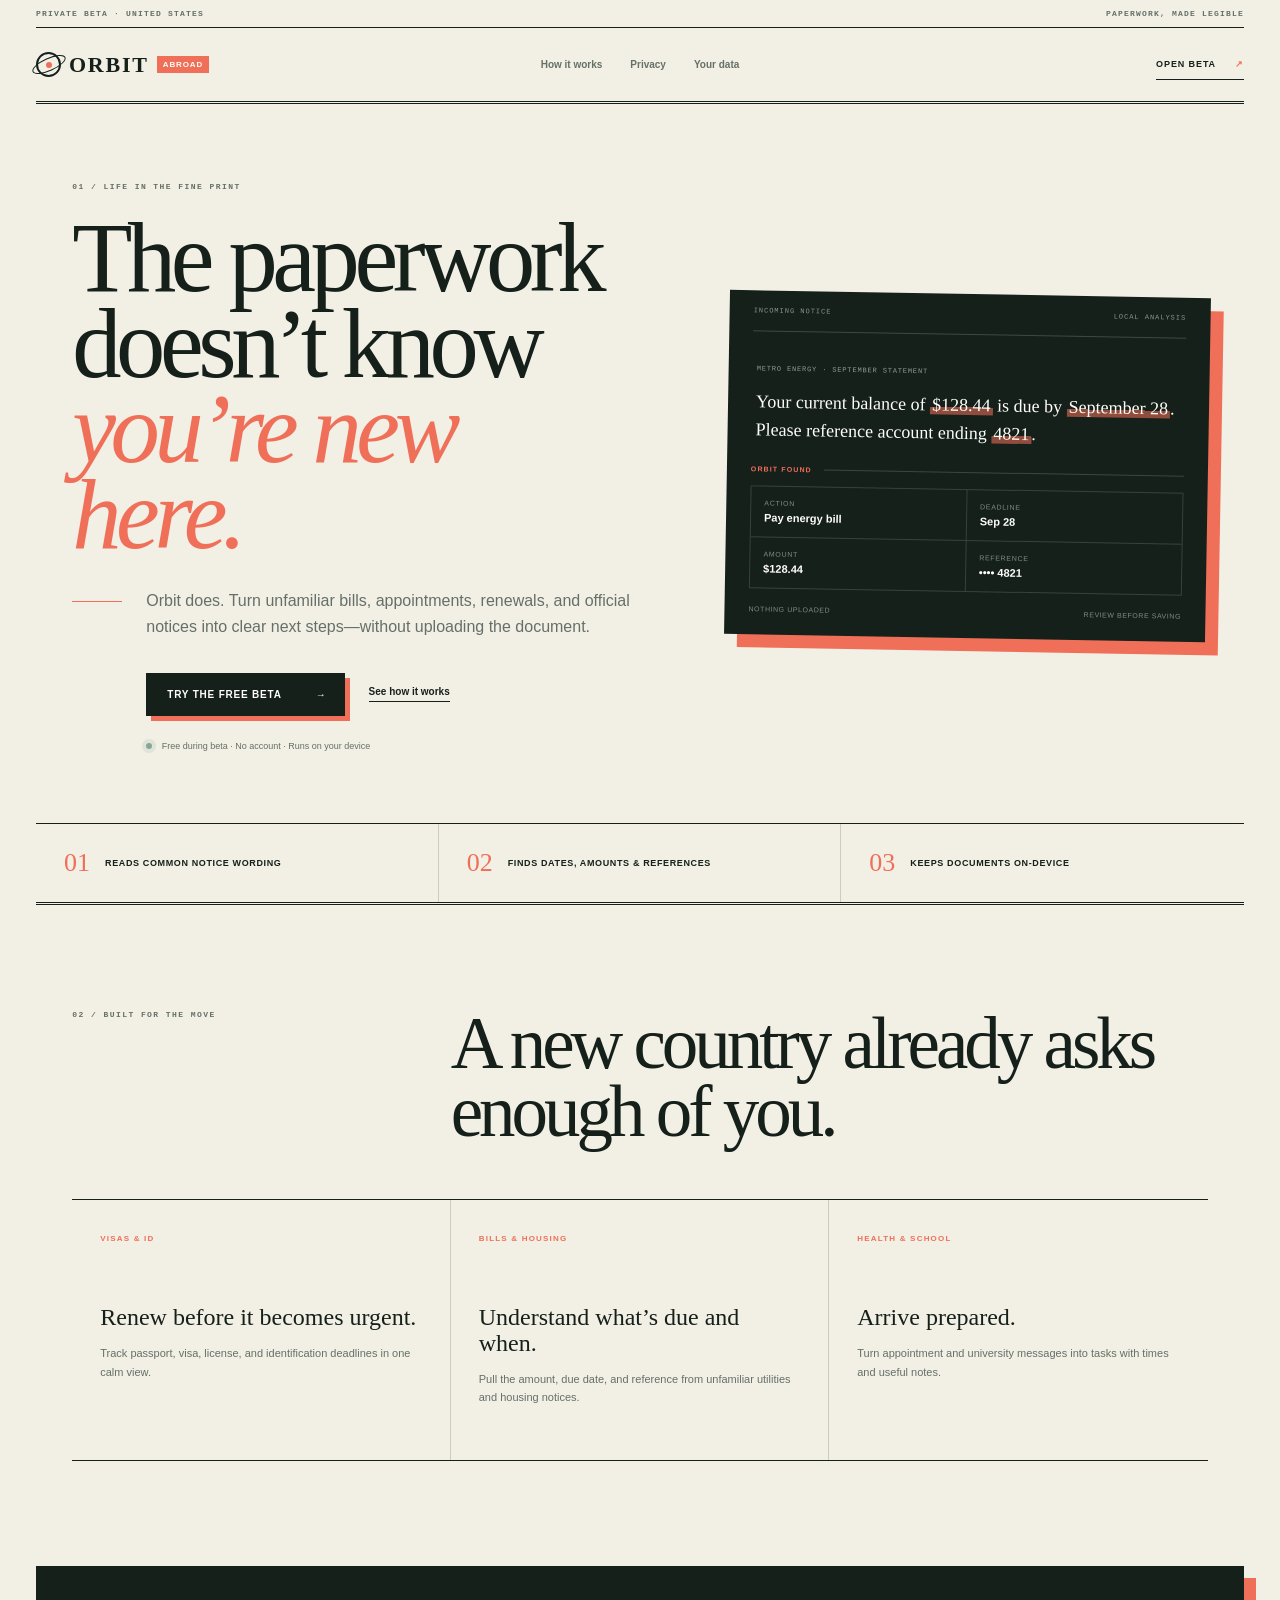
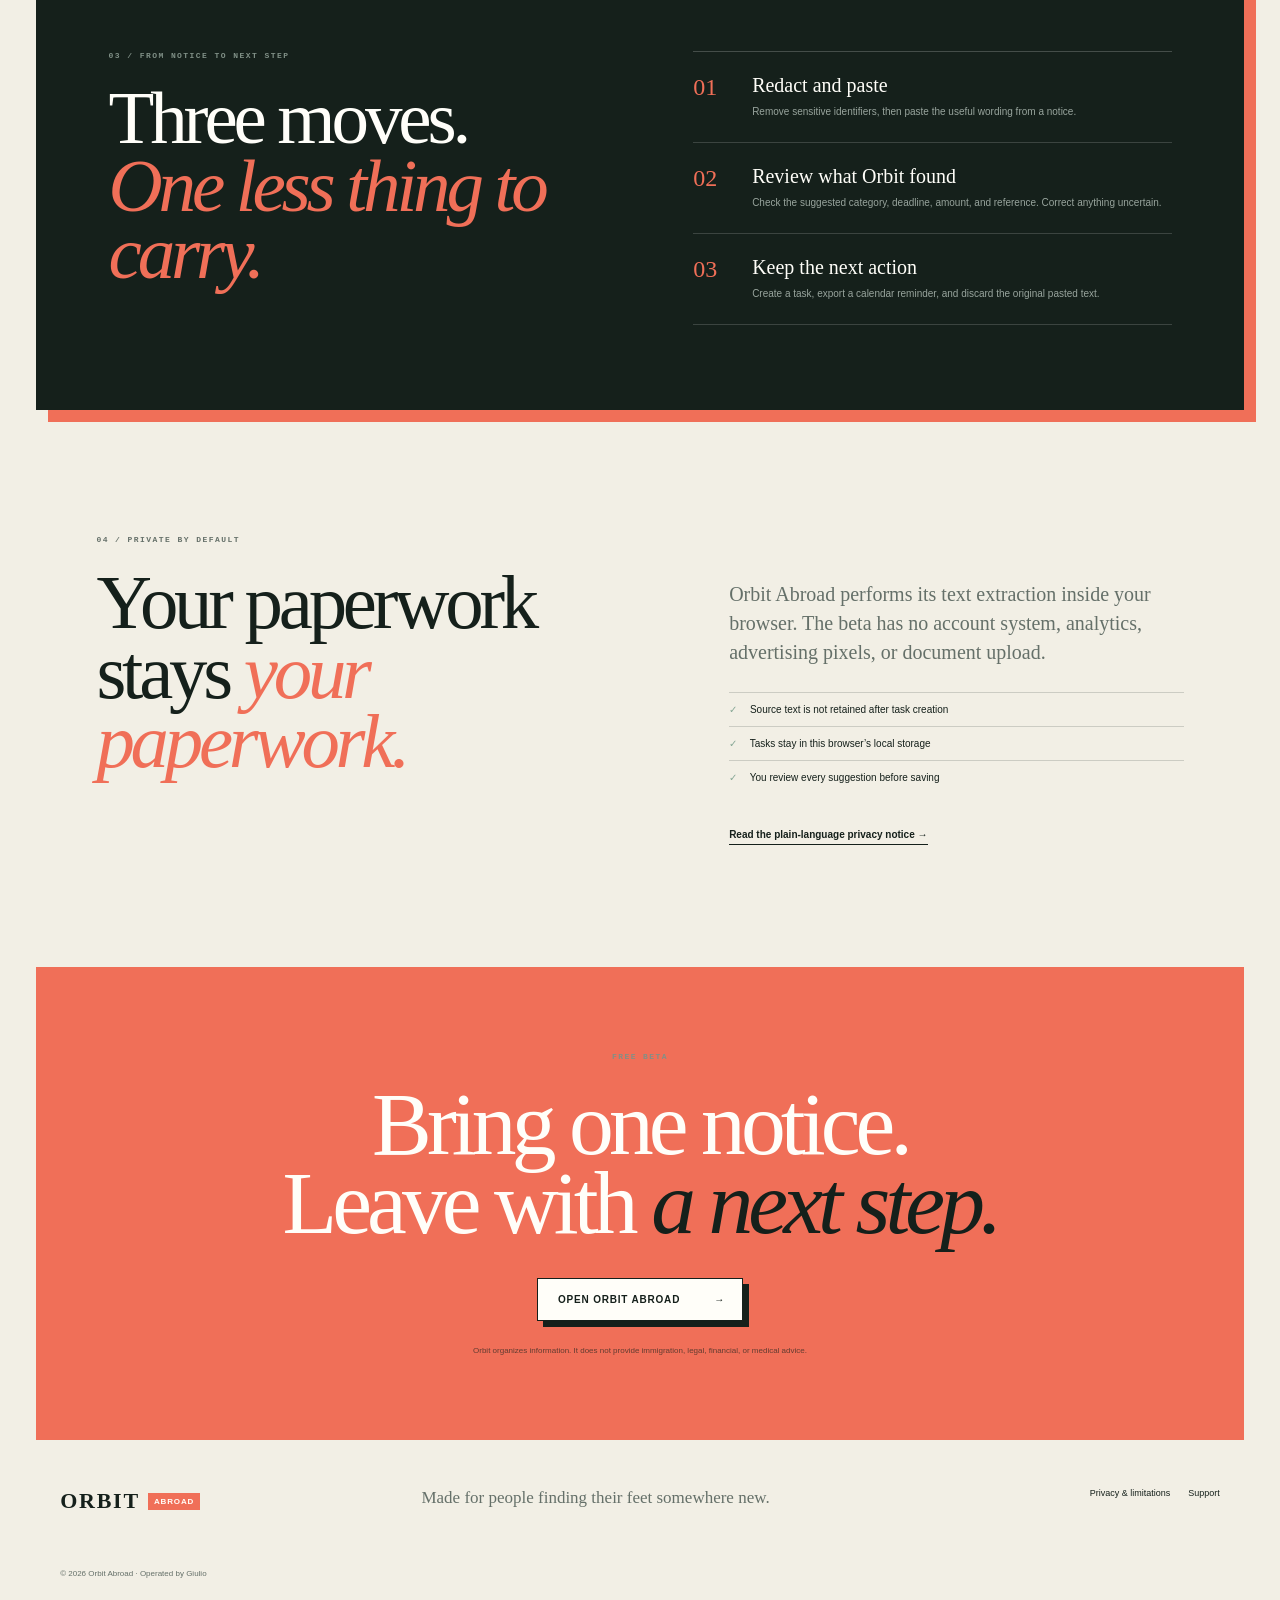
<file: index.html>
<!doctype html>
<html lang="en-US">
<head>
  <meta charset="utf-8">
  <meta name="viewport" content="width=device-width, initial-scale=1">
  <meta name="description" content="Orbit Abroad turns unfamiliar bills, appointments, renewals, and official notices into clear tasks—privately on your device.">
  <meta http-equiv="Content-Security-Policy" content="default-src 'self'; script-src 'self'; style-src 'self'; img-src 'self' data:; connect-src 'self'; object-src 'none'; base-uri 'self'; form-action 'self' mailto:; worker-src 'self'; manifest-src 'self'">
  <meta name="referrer" content="no-referrer">
  <meta name="theme-color" content="#f2efe5">
  <meta property="og:type" content="website">
  <meta property="og:title" content="Orbit Abroad — Make unfamiliar paperwork actionable">
  <meta property="og:description" content="Find the deadline, amount, and next action without uploading your paperwork.">
  <meta property="og:url" content="https://gdifranco1.github.io/orbit-abroad/">
  <meta property="og:image" content="https://gdifranco1.github.io/orbit-abroad/assets/og-card.png">
  <meta name="twitter:card" content="summary_large_image">
  <title>Orbit Abroad — Life admin for a country that’s new to you</title>
  <link rel="canonical" href="https://gdifranco1.github.io/orbit-abroad/">
  <link rel="manifest" href="manifest.webmanifest">
  <link rel="icon" href="assets/icon.svg" type="image/svg+xml">
  <link rel="stylesheet" href="site.css">
</head>
<body>
  <a class="skip-link" href="#main">Skip to main content</a>
  <div class="page-frame">
    <div class="edition-line"><span>Private beta · United States</span><span>Paperwork, made legible</span></div>
    <header class="site-header">
      <a class="brand" href="index.html" aria-label="Orbit Abroad home"><span class="brand-orbit"><i></i></span><strong>ORBIT</strong><em>ABROAD</em></a>
      <nav aria-label="Main navigation">
        <a href="#how">How it works</a>
        <a href="#privacy">Privacy</a>
        <a href="privacy.html">Your data</a>
      </nav>
      <a class="header-cta" href="app.html">Open beta <span>↗</span></a>
    </header>

    <main id="main">
      <section class="hero">
        <div class="hero-copy">
          <p class="section-label">01 / LIFE IN THE FINE PRINT</p>
          <h1>The paperwork doesn’t know <em>you’re new here.</em></h1>
          <p class="lede">Orbit does. Turn unfamiliar bills, appointments, renewals, and official notices into clear next steps—without uploading the document.</p>
          <div class="hero-actions">
            <a class="primary-cta" href="app.html">Try the free beta <span>→</span></a>
            <a class="text-link" href="#how">See how it works</a>
          </div>
          <p class="micro-trust"><i></i> Free during beta · No account · Runs on your device</p>
        </div>

        <div class="product-story" aria-label="Example Orbit extraction">
          <div class="story-mast"><span>INCOMING NOTICE</span><span>LOCAL ANALYSIS</span></div>
          <div class="notice-copy">
            <small>METRO ENERGY · SEPTEMBER STATEMENT</small>
            <p>Your current balance of <mark>$128.44</mark> is due by <mark>September 28</mark>. Please reference account ending <mark>4821</mark>.</p>
          </div>
          <div class="extraction-line"><span>ORBIT FOUND</span><i></i></div>
          <dl class="extraction-grid">
            <div><dt>Action</dt><dd>Pay energy bill</dd></div>
            <div><dt>Deadline</dt><dd>Sep 28</dd></div>
            <div><dt>Amount</dt><dd>$128.44</dd></div>
            <div><dt>Reference</dt><dd>•••• 4821</dd></div>
          </dl>
          <div class="story-footer"><span>Nothing uploaded</span><span>Review before saving</span></div>
        </div>
      </section>

      <section class="proof-strip" aria-label="Product benefits">
        <p><strong>01</strong><span>Reads common notice wording</span></p>
        <p><strong>02</strong><span>Finds dates, amounts & references</span></p>
        <p><strong>03</strong><span>Keeps documents on-device</span></p>
      </section>

      <section class="problem-section">
        <div class="section-intro">
          <p class="section-label">02 / BUILT FOR THE MOVE</p>
          <h2>A new country already asks enough of you.</h2>
        </div>
        <div class="problem-grid">
          <article><span>VISAS & ID</span><h3>Renew before it becomes urgent.</h3><p>Track passport, visa, license, and identification deadlines in one calm view.</p></article>
          <article><span>BILLS & HOUSING</span><h3>Understand what’s due and when.</h3><p>Pull the amount, due date, and reference from unfamiliar utilities and housing notices.</p></article>
          <article><span>HEALTH & SCHOOL</span><h3>Arrive prepared.</h3><p>Turn appointment and university messages into tasks with times and useful notes.</p></article>
        </div>
      </section>

      <section class="how-section" id="how">
        <div class="how-heading">
          <p class="section-label inverse">03 / FROM NOTICE TO NEXT STEP</p>
          <h2>Three moves.<br><em>One less thing to carry.</em></h2>
        </div>
        <ol class="steps">
          <li><span>01</span><div><h3>Redact and paste</h3><p>Remove sensitive identifiers, then paste the useful wording from a notice.</p></div></li>
          <li><span>02</span><div><h3>Review what Orbit found</h3><p>Check the suggested category, deadline, amount, and reference. Correct anything uncertain.</p></div></li>
          <li><span>03</span><div><h3>Keep the next action</h3><p>Create a task, export a calendar reminder, and discard the original pasted text.</p></div></li>
        </ol>
      </section>

      <section class="privacy-section" id="privacy">
        <div class="privacy-statement">
          <p class="section-label">04 / PRIVATE BY DEFAULT</p>
          <h2>Your paperwork<br>stays <em>your paperwork.</em></h2>
        </div>
        <div class="privacy-details">
          <p>Orbit Abroad performs its text extraction inside your browser. The beta has no account system, analytics, advertising pixels, or document upload.</p>
          <ul>
            <li><span>✓</span> Source text is not retained after task creation</li>
            <li><span>✓</span> Tasks stay in this browser’s local storage</li>
            <li><span>✓</span> You review every suggestion before saving</li>
          </ul>
          <a class="text-link" href="privacy.html">Read the plain-language privacy notice →</a>
        </div>
      </section>

      <section class="final-cta">
        <p class="section-label inverse">FREE BETA</p>
        <h2>Bring one notice.<br>Leave with <em>a next step.</em></h2>
        <a class="primary-cta light" href="app.html">Open Orbit Abroad <span>→</span></a>
        <small>Orbit organizes information. It does not provide immigration, legal, financial, or medical advice.</small>
      </section>
    </main>

    <footer>
      <a class="brand footer-brand" href="index.html"><strong>ORBIT</strong><em>ABROAD</em></a>
      <p>Made for people finding their feet somewhere new.</p>
      <div><a href="privacy.html">Privacy & limitations</a><a href="mailto:gdifranco100@gmail.com">Support</a></div>
      <small>© 2026 Orbit Abroad · Operated by Giulio</small>
    </footer>
  </div>
  <script src="site.js"></script>
</body>
</html>
</file>
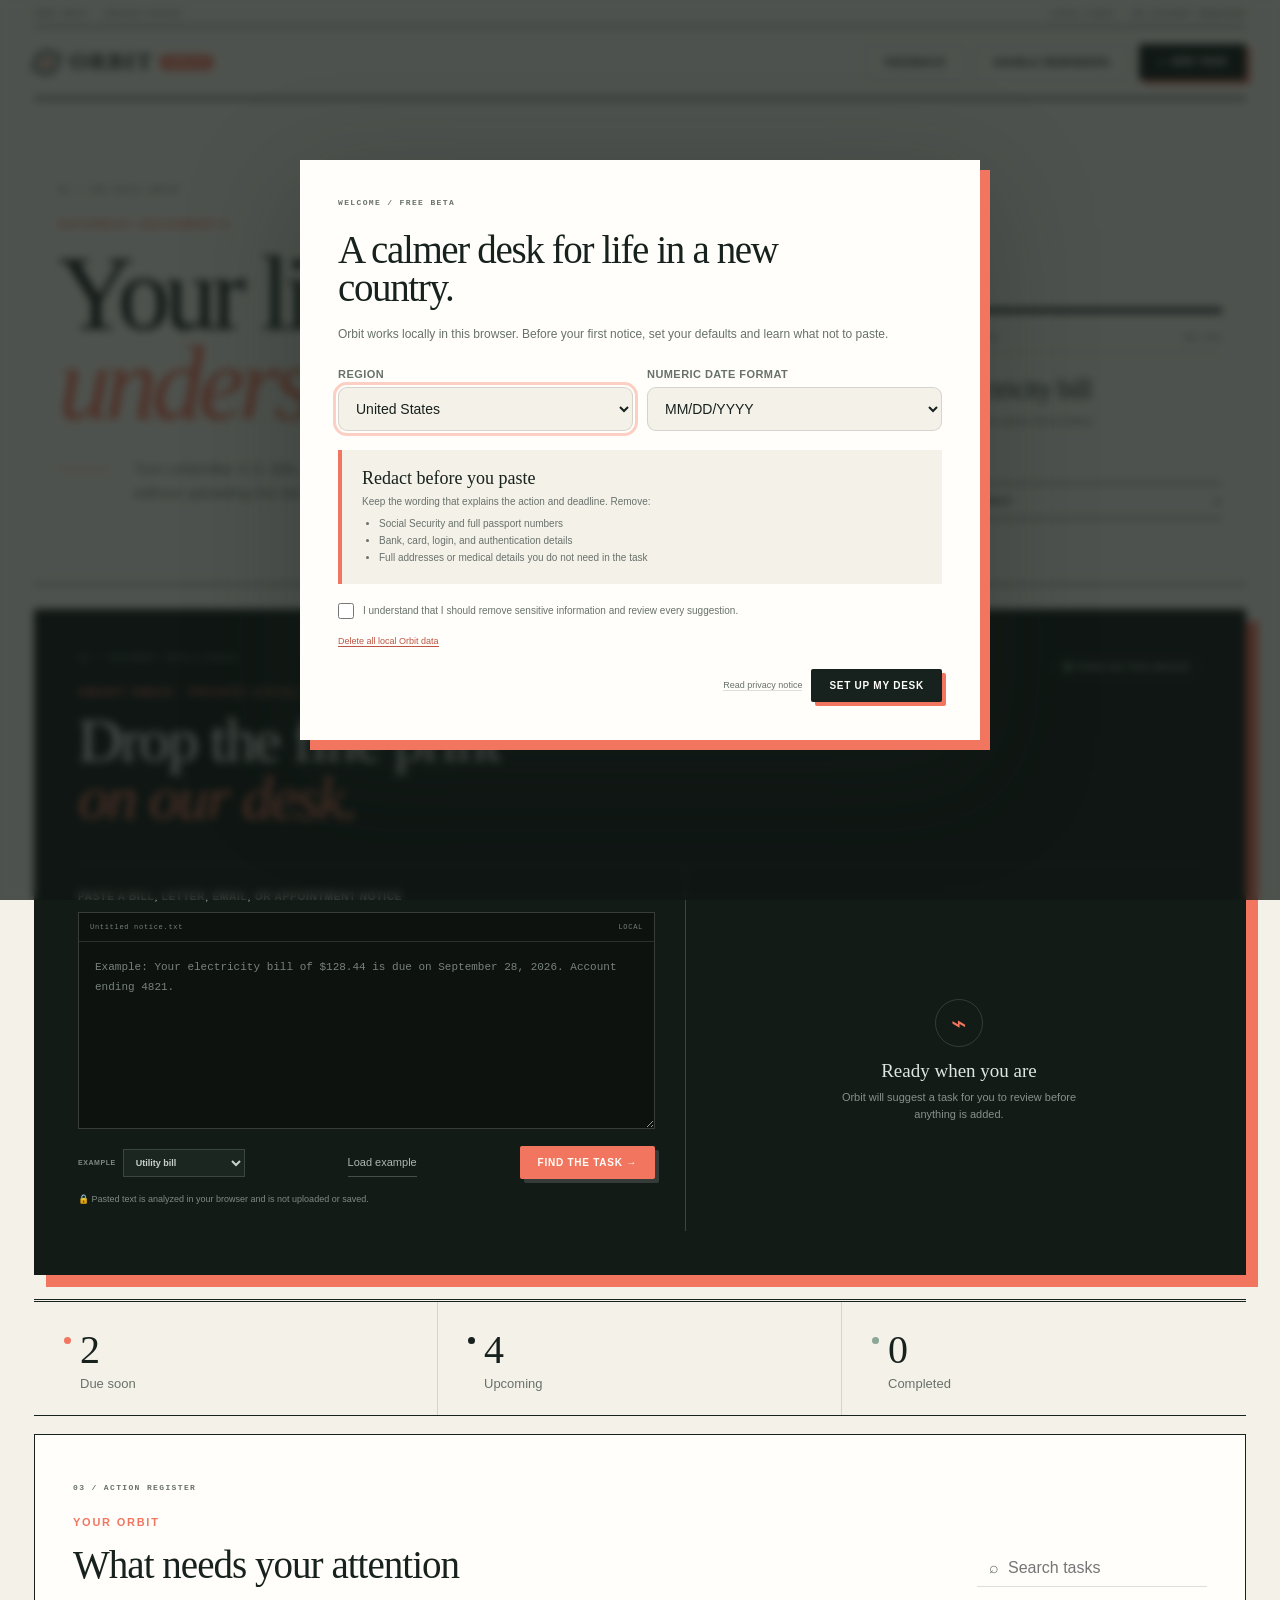
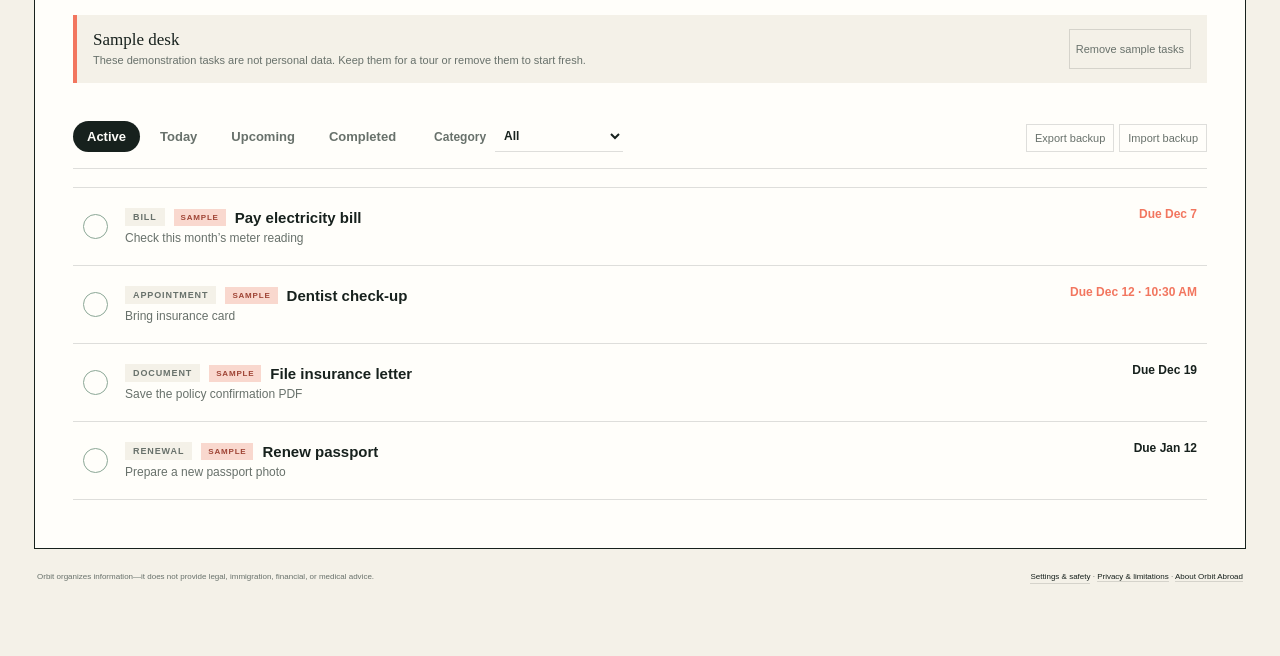
<file: app-preview.html>
<!doctype html>
<html lang="en-US">
<head>
  <meta charset="utf-8">
  <meta name="viewport" content="width=device-width, initial-scale=1">
  <meta name="description" content="Private local-first life admin for international students and expats in the United States.">
  <meta name="referrer" content="no-referrer">
  <meta name="robots" content="noindex, nofollow">
  <meta name="theme-color" content="#f2efe5">
  <title>Orbit Abroad — Your private life-admin desk</title>
  <link rel="canonical" href="https://gdifranco1.github.io/orbit-abroad/app.html">
  <style>
:root {
  --paper: #f4f1e8;
  --paper-deep: #e9e4d7;
  --ink: #17211d;
  --muted: #68716b;
  --line: rgba(23, 33, 29, .14);
  --coral: #f2765f;
  --coral-soft: #f9d8ce;
  --sage: #8ba796;
  --sage-soft: #dce7dd;
  --white: #fffefa;
  --shadow: 0 24px 70px rgba(35, 43, 38, .14);
}

* { box-sizing: border-box; }
html { scroll-behavior: smooth; }
body {
  margin: 0;
  min-width: 320px;
  color: var(--ink);
  background: var(--paper);
  font-family: Inter, ui-sans-serif, -apple-system, BlinkMacSystemFont, "Segoe UI", sans-serif;
  -webkit-font-smoothing: antialiased;
}
button, input, select, textarea { font: inherit; }
button { color: inherit; }
button:focus-visible, input:focus-visible, select:focus-visible, textarea:focus-visible {
  outline: 3px solid rgba(242, 118, 95, .35);
  outline-offset: 2px;
}

.app-shell { max-width: 1180px; margin: 0 auto; padding: 0 28px 64px; }
.topbar {
  height: 86px; display: flex; align-items: center; justify-content: space-between;
  border-bottom: 1px solid var(--line);
}
.brand { display: inline-flex; align-items: center; gap: 11px; color: var(--ink); text-decoration: none; font-weight: 760; font-size: 20px; letter-spacing: -.03em; }
.brand-mark { width: 29px; height: 29px; border: 2px solid var(--ink); border-radius: 50%; position: relative; display: grid; place-items: center; }
.brand-mark::before { content: ""; position: absolute; width: 38px; height: 13px; border: 1.5px solid var(--ink); border-radius: 50%; transform: rotate(-25deg); }
.brand-mark span { width: 7px; height: 7px; background: var(--coral); border-radius: 50%; }
.plus-badge { margin-left: -4px; padding: 3px 6px; border-radius: 5px; color: var(--white); background: var(--coral); font-size: 8px; letter-spacing: .12em; }
.header-actions { display: flex; align-items: center; gap: 10px; }
.button { border: 0; border-radius: 999px; padding: 11px 18px; cursor: pointer; font-weight: 700; transition: transform .18s ease, box-shadow .18s ease, background .18s ease; }
.button:hover { transform: translateY(-1px); }
.button-dark { color: var(--white); background: var(--ink); box-shadow: 0 8px 20px rgba(23,33,29,.16); }
.button-dark:hover { box-shadow: 0 12px 24px rgba(23,33,29,.22); }
.button-coral { color: var(--white); background: var(--coral); box-shadow: 0 8px 20px rgba(242,118,95,.2); }
.button-coral:hover { box-shadow: 0 12px 25px rgba(242,118,95,.3); }
.button-quiet { background: transparent; border: 1px solid var(--line); }
.button-quiet:hover { background: rgba(255,255,255,.45); }

.hero { min-height: 380px; padding: 72px 4% 55px; display: flex; align-items: center; justify-content: space-between; overflow: hidden; }
.eyebrow { margin: 0 0 14px; color: var(--coral); font-size: 11px; font-weight: 850; letter-spacing: .16em; text-transform: uppercase; }
h1 { margin: 0; max-width: 690px; font-family: Georgia, "Times New Roman", serif; font-size: clamp(50px, 7.2vw, 86px); line-height: .92; letter-spacing: -.055em; font-weight: 500; }
h1 em { color: var(--coral); font-weight: 500; }
.hero-copy { max-width: 540px; margin: 27px 0 0; color: var(--muted); font-size: 17px; line-height: 1.65; }
.hero-orbit { flex: 0 0 260px; width: 260px; height: 260px; margin-left: 20px; border: 1px solid var(--line); border-radius: 50%; position: relative; transform: rotate(-16deg); }
.hero-orbit::before, .hero-orbit::after { content: ""; position: absolute; inset: 34px; border: 1px solid var(--line); border-radius: 50%; }
.hero-orbit::after { inset: 76px; }
.planet { position: absolute; left: 50%; top: 50%; width: 66px; height: 66px; transform: translate(-50%,-50%); border-radius: 50%; background: var(--ink); box-shadow: inset -13px -8px 0 rgba(255,255,255,.08), 0 18px 40px rgba(23,33,29,.22); }
.moon { position: absolute; border-radius: 50%; }
.moon-one { width: 22px; height: 22px; background: var(--coral); left: 22px; top: 82px; }
.moon-two { width: 11px; height: 11px; background: var(--sage); right: 32px; bottom: 58px; }

.smart-inbox { margin-bottom: 22px; padding: 36px 38px 38px; border: 1px solid var(--line); border-radius: 22px; color: var(--white); background: var(--ink); box-shadow: 0 22px 55px rgba(23,33,29,.18); }
.smart-heading { display: flex; align-items: start; justify-content: space-between; gap: 24px; }
.smart-heading h2 { margin: 0; font-family: Georgia, serif; font-size: clamp(27px, 4vw, 40px); font-weight: 500; letter-spacing: -.035em; }
.local-pill { display: inline-flex; align-items: center; gap: 7px; flex: 0 0 auto; padding: 8px 11px; border: 1px solid rgba(255,255,255,.14); border-radius: 999px; color: #b9c3bd; font-size: 9px; font-weight: 800; letter-spacing: .07em; text-transform: uppercase; }
.local-pill i { width: 6px; height: 6px; border-radius: 50%; background: #94c7a6; box-shadow: 0 0 8px #94c7a6; }
.smart-grid { display: grid; grid-template-columns: minmax(0,1.04fr) minmax(0,.96fr); gap: 18px; margin-top: 28px; }
.paste-panel, .review-panel { min-height: 294px; padding: 22px; border: 1px solid rgba(255,255,255,.13); border-radius: 14px; background: rgba(255,255,255,.045); }
.paste-panel label { display: block; margin-bottom: 10px; color: #c8d0ca; font-size: 10px; font-weight: 800; letter-spacing: .08em; text-transform: uppercase; }
.paste-panel textarea { width: 100%; min-height: 145px; padding: 14px; border: 1px solid rgba(255,255,255,.14); border-radius: 10px; outline: 0; color: var(--white); background: rgba(0,0,0,.2); font-size: 13px; line-height: 1.6; resize: vertical; }
.paste-panel textarea:focus { border-color: var(--coral); box-shadow: 0 0 0 3px rgba(242,118,95,.14); }
.paste-panel textarea::placeholder { color: #78827c; }
.paste-actions { display: flex; align-items: center; justify-content: space-between; gap: 14px; margin-top: 13px; }
.text-action { padding: 8px 0; border: 0; border-bottom: 1px solid rgba(255,255,255,.22); color: #aeb7b1; background: transparent; cursor: pointer; font-size: 11px; }
.text-action:hover { color: var(--white); }
.smart-privacy { margin: 15px 0 0; color: #7f8a84; font-size: 9px; }
.review-panel { display: flex; flex-direction: column; }
.review-empty { max-width: 255px; margin: auto; text-align: center; color: #86918a; }
.review-empty .scan-mark { display: grid; place-items: center; width: 48px; height: 48px; margin: 0 auto 13px; border: 1px solid rgba(255,255,255,.14); border-radius: 50%; color: var(--coral); font-size: 26px; }
.review-empty strong { display: block; margin-bottom: 7px; color: #dfe5e0; font-family: Georgia, serif; font-size: 19px; font-weight: 500; }
.review-empty p { margin: 0; font-size: 11px; line-height: 1.55; }
.review-topline { display: flex; align-items: center; justify-content: space-between; gap: 15px; margin-bottom: 15px; }
.review-topline p { margin: 0; color: #9ba69f; font-size: 9px; font-weight: 800; letter-spacing: .12em; text-transform: uppercase; }
.confidence { display: flex; align-items: center; gap: 7px; color: #c6cec8; font-size: 9px; }
.confidence-meter { width: 54px; height: 4px; overflow: hidden; border-radius: 99px; background: rgba(255,255,255,.12); }
.confidence-meter i { display: block; height: 100%; border-radius: inherit; background: var(--coral); }
.finding-list { display: flex; gap: 6px; margin-bottom: 15px; overflow: hidden; }
.finding-chip { max-width: 120px; padding: 5px 7px; overflow: hidden; border-radius: 5px; color: #cbd3cd; background: rgba(255,255,255,.08); font-size: 8px; text-overflow: ellipsis; white-space: nowrap; }
.smart-fields { display: grid; grid-template-columns: 1fr 1fr; gap: 10px; }
.smart-field { display: grid; gap: 5px; color: #8e9992; font-size: 8px; font-weight: 800; letter-spacing: .08em; text-transform: uppercase; }
.smart-field.wide { grid-column: 1/-1; }
.smart-field input, .smart-field select { width: 100%; min-width: 0; padding: 9px 10px; border: 1px solid rgba(255,255,255,.13); border-radius: 7px; color: var(--white); background: #222c27; font-size: 11px; font-weight: 600; letter-spacing: normal; text-transform: none; }
.smart-field input:focus, .smart-field select:focus { border-color: var(--coral); outline: 0; }
.smart-warning { margin: 9px 0 0; color: #ffc2b6; font-size: 9px; }
.review-actions { display: flex; align-items: center; justify-content: space-between; gap: 10px; margin-top: auto; padding-top: 15px; }
.review-actions .button { padding: 9px 14px; font-size: 11px; }
.review-actions small { color: #7f8a84; font-size: 8px; }

.stats { display: grid; grid-template-columns: repeat(3, 1fr); background: rgba(255,254,250,.64); border: 1px solid var(--line); border-radius: 22px 22px 0 0; }
.stats article { position: relative; padding: 27px 32px; border-right: 1px solid var(--line); }
.stats article:last-child { border-right: 0; }
.stats strong { display: block; margin-left: 18px; font-family: Georgia, serif; font-size: 34px; font-weight: 500; }
.stats p { margin: 3px 0 0 18px; color: var(--muted); font-size: 13px; }
.stat-dot { position: absolute; top: 35px; left: 30px; width: 7px; height: 7px; border-radius: 50%; }
.coral { background: var(--coral); }.ink { background: var(--ink); }.sage { background: var(--sage); }

.workspace { min-height: 420px; padding: 42px 40px; background: var(--white); border: 1px solid var(--line); border-top: 0; border-radius: 0 0 22px 22px; box-shadow: var(--shadow); }
.section-heading, .controls { display: flex; align-items: end; justify-content: space-between; gap: 24px; }
.section-heading h2, .dialog-heading h2 { margin: 0; font-family: Georgia, serif; font-size: 31px; font-weight: 500; letter-spacing: -.025em; }
.search-field { display: flex; align-items: center; gap: 7px; width: 230px; padding: 8px 12px; border-bottom: 1px solid var(--line); color: var(--muted); }
.search-field input { width: 100%; border: 0; outline: 0; background: transparent; }
.controls { margin-top: 38px; padding-bottom: 16px; border-bottom: 1px solid var(--line); }
.sample-notice { display: flex; align-items: center; justify-content: space-between; gap: 20px; margin-top: 28px; padding: 14px 16px; border-left: 4px solid var(--coral); background: var(--paper); }
.sample-notice div { display: grid; gap: 3px; }
.sample-notice strong { font-family: Georgia, serif; font-size: 17px; font-weight: 500; }
.sample-notice span { color: var(--muted); font-size: 11px; line-height: 1.45; }
.sample-notice .mini-button { flex: 0 0 auto; min-height: 40px; border: 1px solid var(--line); }
.tabs { display: flex; gap: 6px; flex-wrap: wrap; }
.tab { padding: 8px 14px; border: 0; border-radius: 999px; background: transparent; color: var(--muted); cursor: pointer; font-size: 13px; font-weight: 700; }
.tab:hover { background: var(--paper); }
.tab.active { color: var(--white); background: var(--ink); }
.select-wrap { display: flex; align-items: center; gap: 9px; color: var(--muted); font-size: 12px; font-weight: 700; }
.select-wrap select { border: 0; border-bottom: 1px solid var(--line); padding: 7px 22px 7px 5px; background: transparent; color: var(--ink); }
.data-actions { display: flex; align-items: center; gap: 5px; margin-left: auto; }
.data-actions .mini-button { padding: 7px 8px; border: 1px solid var(--line); text-decoration: none; }
.import-label { cursor: pointer; }
.task-list { display: grid; gap: 11px; padding-top: 18px; }
.task-card { display: grid; grid-template-columns: auto minmax(0,1fr) auto; align-items: center; gap: 17px; padding: 18px 20px; border: 1px solid var(--line); border-radius: 14px; background: var(--white); transition: transform .18s ease, box-shadow .18s ease, border .18s ease; animation: rise .3s ease both; }
.task-card:hover { transform: translateY(-2px); border-color: rgba(23,33,29,.26); box-shadow: 0 12px 28px rgba(35,43,38,.08); }
.task-card.is-complete { opacity: .62; }
.task-card.is-complete .task-title { text-decoration: line-through; }
.check-button { width: 25px; height: 25px; display: grid; place-items: center; border: 1.5px solid var(--sage); border-radius: 50%; background: transparent; color: transparent; cursor: pointer; }
.check-button:hover, .is-complete .check-button { color: var(--white); background: var(--sage); }
.task-main { min-width: 0; }
.task-topline { display: flex; align-items: center; gap: 9px; flex-wrap: wrap; }
.category-pill { padding: 4px 8px; border-radius: 999px; background: var(--paper); color: var(--muted); font-size: 9px; font-weight: 850; letter-spacing: .1em; text-transform: uppercase; }
.sample-pill { padding: 4px 7px; color: #9f4435; background: var(--coral-soft); font-size: 8px; font-weight: 850; letter-spacing: .1em; text-transform: uppercase; }
.task-title { margin: 0; font-size: 15px; font-weight: 780; overflow-wrap: anywhere; }
.task-note { margin: 5px 0 0; color: var(--muted); font-size: 12px; white-space: nowrap; overflow: hidden; text-overflow: ellipsis; }
.task-side { min-width: 135px; text-align: right; }
.due-label { display: block; font-size: 12px; font-weight: 780; }
.due-label.overdue { color: #c84f3c; }
.due-label.soon { color: var(--coral); }
.task-actions { display: flex; justify-content: flex-end; gap: 2px; margin-top: 5px; opacity: 0; transition: opacity .18s; }
.task-card:hover .task-actions, .task-card:focus-within .task-actions { opacity: 1; }
.mini-button { border: 0; padding: 4px 6px; color: var(--muted); background: transparent; cursor: pointer; font-size: 11px; }
.mini-button:hover { color: var(--ink); text-decoration: underline; }
.empty-state { padding: 65px 20px; text-align: center; color: var(--muted); }
.empty-state strong { display: block; margin-bottom: 7px; color: var(--ink); font-family: Georgia, serif; font-size: 23px; font-weight: 500; }

#taskDialog { width: min(620px, calc(100% - 28px)); padding: 0; border: 0; border-radius: 22px; color: var(--ink); background: var(--white); box-shadow: 0 28px 90px rgba(23,33,29,.3); }
#taskDialog::backdrop { background: rgba(23,33,29,.48); backdrop-filter: blur(3px); }
#taskForm { padding: 31px; }
.dialog-heading { display: flex; align-items: start; justify-content: space-between; margin-bottom: 27px; }
.icon-button { width: 44px; height: 44px; border: 1px solid var(--line); border-radius: 50%; background: transparent; cursor: pointer; font-size: 22px; line-height: 1; }
.field-grid { display: grid; grid-template-columns: 1fr 1fr; gap: 15px; }
.field { display: grid; gap: 7px; color: var(--muted); font-size: 11px; font-weight: 800; letter-spacing: .04em; text-transform: uppercase; }
.field-wide { margin-bottom: 15px; }
.field input, .field select, .field textarea { width: 100%; padding: 12px 13px; border: 1px solid var(--line); border-radius: 9px; color: var(--ink); background: var(--paper); font-size: 14px; font-weight: 500; letter-spacing: normal; text-transform: none; resize: vertical; }
.field small { font-weight: 500; text-transform: none; }
.privacy-note { margin: 17px 0 0; color: var(--muted); font-size: 11px; }
.dialog-actions { display: flex; justify-content: flex-end; gap: 9px; margin-top: 21px; }
.toast { position: fixed; left: 50%; bottom: 25px; z-index: 10; padding: 11px 17px; border-radius: 999px; color: var(--white); background: var(--ink); box-shadow: var(--shadow); font-size: 13px; font-weight: 700; opacity: 0; transform: translate(-50%, 20px); pointer-events: none; transition: .25s ease; }
.toast.show { opacity: 1; transform: translate(-50%,0); }
@keyframes rise { from { opacity: 0; transform: translateY(7px); } }

/* Editorial command-center layer */
body {
  background:
    linear-gradient(90deg, transparent 0, transparent calc(50% - .5px), rgba(23,33,29,.035) 50%, transparent calc(50% + .5px)),
    var(--paper);
}
.app-shell { max-width: 1280px; padding: 0 34px 72px; }
.edition-bar { height: 27px; display: flex; align-items: center; justify-content: space-between; border-bottom: 1px solid var(--ink); color: var(--muted); font-family: ui-monospace, SFMono-Regular, Menlo, monospace; font-size: 8px; font-weight: 700; letter-spacing: .14em; text-transform: uppercase; }
.topbar { height: 73px; border-bottom: 3px double var(--ink); }
.brand { font-family: Georgia, serif; font-size: 23px; letter-spacing: .08em; }
.brand-mark { width: 25px; height: 25px; }
.brand-mark::before { width: 34px; height: 11px; }
.button { border-radius: 2px; text-transform: uppercase; letter-spacing: .075em; font-size: 10px; }
.button-dark { box-shadow: 4px 4px 0 var(--coral); }
.button-dark:hover { box-shadow: 6px 6px 0 var(--coral); transform: translate(-1px,-1px); }
.button-coral { box-shadow: 4px 4px 0 rgba(255,255,255,.14); }
.section-number { margin: 0 0 24px; color: var(--muted); font-family: ui-monospace, SFMono-Regular, Menlo, monospace; font-size: 8px; font-weight: 800; letter-spacing: .17em; }
.section-number.inverse { color: #77847d; }
.hero { min-height: 485px; display: grid; grid-template-columns: minmax(0,1fr) 315px; gap: 8%; padding: 72px 2% 65px; border-bottom: 1px solid var(--ink); }
.hero-story { min-width: 0; }
.hero .eyebrow { margin-bottom: 19px; }
h1 { max-width: 800px; font-size: clamp(62px, 8.2vw, 106px); line-height: .86; }
.hero-copy { max-width: 610px; padding-left: 76px; position: relative; font-size: 15px; }
.hero-copy::before { content: ""; position: absolute; left: 0; top: 12px; width: 52px; height: 1px; background: var(--coral); }
.daily-brief { align-self: end; padding: 20px 0 0; border-top: 5px solid var(--ink); border-bottom: 1px solid var(--ink); }
.brief-rule { display: flex; justify-content: space-between; padding-bottom: 9px; border-bottom: 1px solid var(--line); color: var(--muted); font-size: 8px; font-weight: 800; letter-spacing: .13em; text-transform: uppercase; }
.daily-brief > strong { display: block; margin: 23px 0 9px; font-family: Georgia, serif; font-size: 27px; font-weight: 500; line-height: 1.06; letter-spacing: -.025em; }
.daily-brief > p { min-height: 48px; margin: 0; color: var(--muted); font-size: 11px; line-height: 1.55; }
.brief-link { width: 100%; display: flex; justify-content: space-between; margin-top: 22px; padding: 12px 0; border: 0; border-top: 1px solid var(--ink); color: var(--ink); background: transparent; cursor: pointer; font-size: 9px; font-weight: 850; letter-spacing: .1em; text-transform: uppercase; }
.brief-link:hover { color: var(--coral); }

.smart-inbox { position: relative; margin: 24px 0; padding: 44px; overflow: hidden; border: 0; border-radius: 0; background: #131b17; box-shadow: 12px 12px 0 var(--coral); }
.smart-inbox::after { content: "ORBIT / READS LOCALLY / 02"; position: absolute; right: -96px; top: 50%; color: rgba(255,255,255,.045); font-family: ui-monospace, monospace; font-size: 9px; letter-spacing: .18em; transform: rotate(90deg); }
.smart-heading h2 { font-size: clamp(38px, 5vw, 62px); line-height: .93; }
.smart-heading h2 em { color: var(--coral); font-weight: 500; }
.smart-grid { grid-template-columns: minmax(0,1.08fr) minmax(350px,.92fr); gap: 0; margin-top: 38px; border-top: 1px solid rgba(255,255,255,.18); }
.paste-panel, .review-panel { min-height: 365px; padding: 25px 0 0; border: 0; border-radius: 0; background: transparent; }
.paste-panel { padding-right: 30px; }
.review-panel { padding-left: 30px; border-left: 1px solid rgba(255,255,255,.18); }
.document-input { position: relative; overflow: hidden; border: 1px solid rgba(255,255,255,.18); background: #0d120f; }
.document-chrome { height: 29px; display: flex; align-items: center; justify-content: space-between; padding: 0 11px; border-bottom: 1px solid rgba(255,255,255,.12); color: #728078; font-family: ui-monospace, monospace; font-size: 7px; letter-spacing: .1em; }
.paste-panel textarea { min-height: 177px; display: block; padding: 16px; border: 0; border-radius: 0; background: transparent; font-family: ui-monospace, SFMono-Regular, Menlo, monospace; font-size: 11px; line-height: 1.75; }
.paste-panel textarea:focus { box-shadow: inset 3px 0 0 var(--coral); }
.scan-beam { position: absolute; left: 0; right: 0; top: 29px; height: 2px; opacity: 0; background: var(--coral); box-shadow: 0 0 14px var(--coral), 0 10px 34px rgba(242,118,95,.28); pointer-events: none; }
.smart-inbox.is-scanning .scan-beam { opacity: 1; animation: scanDocument 1.2s cubic-bezier(.65,0,.35,1) infinite; }
.smart-inbox.is-scanning textarea { color: #a5aea8; }
.paste-actions { margin-top: 17px; }
.example-picker { display: flex !important; align-items: center; gap: 7px; margin: 0 !important; color: #7f8a84 !important; font-size: 7px !important; }
.example-picker select { max-width: 122px; padding: 7px 20px 7px 8px; border: 1px solid rgba(255,255,255,.14); color: #c9d1cc; background: #1c2621; font-size: 9px; }
.finding-list { flex-wrap: wrap; overflow: visible; }
.finding-chip { position: relative; max-width: 145px; border-radius: 0; animation: editorialReveal .34s ease both; }
.finding-chip::before { content: "+"; margin-right: 4px; color: var(--coral); }
.review-panel.has-result { animation: editorialReveal .4s ease both; }
.smart-field input, .smart-field select { border-radius: 0; background: #1c2621; }
.confidence-meter { border-radius: 0; }
.confidence-meter i { border-radius: 0; }
.analysis-stage { width: 100%; margin: auto 0; }
.analysis-kicker { display: flex; align-items: center; gap: 9px; margin-bottom: 25px; color: var(--coral); font-family: ui-monospace, monospace; font-size: 8px; font-weight: 800; letter-spacing: .16em; text-transform: uppercase; }
.analysis-kicker i { width: 7px; height: 7px; border-radius: 50%; background: var(--coral); box-shadow: 0 0 0 0 rgba(242,118,95,.5); animation: signalPulse 1.1s infinite; }
.analysis-stage > strong { display: block; margin-bottom: 24px; font-family: Georgia, serif; font-size: 25px; font-weight: 500; }
.analysis-steps { border-top: 1px solid rgba(255,255,255,.14); }
.analysis-step { display: grid; grid-template-columns: 25px 1fr auto; gap: 9px; padding: 11px 0; border-bottom: 1px solid rgba(255,255,255,.1); color: #647169; font-family: ui-monospace, monospace; font-size: 8px; letter-spacing: .08em; text-transform: uppercase; transition: color .24s, transform .24s; }
.analysis-step::after { content: "WAITING"; font-size: 7px; }
.analysis-step.active { color: var(--white); transform: translateX(4px); }
.analysis-step.active::after { content: "READING"; color: var(--coral); }
.analysis-step.done { color: #9fb1a7; }
.analysis-step.done::after { content: "FOUND"; color: #94c7a6; }
.analysis-progress { height: 2px; margin-top: 25px; background: rgba(255,255,255,.11); }
.analysis-progress i { display: block; width: 5%; height: 100%; background: var(--coral); transition: width .35s ease; }

.stats { border: 0; border-top: 3px double var(--ink); border-bottom: 1px solid var(--ink); border-radius: 0; background: transparent; }
.stats article { padding: 24px 28px; }
.stats strong { font-size: 40px; }
.workspace { margin-top: 18px; padding: 48px 38px; border: 1px solid var(--ink); border-radius: 0; box-shadow: none; }
.section-heading h2 { font-size: 39px; }
.task-list { gap: 0; }
.task-card { border-width: 0 0 1px; border-radius: 0; padding: 19px 10px; }
.task-card:first-child { border-top: 1px solid var(--line); }
.task-card:hover { transform: translateX(4px); box-shadow: none; background: #faf8f1; }
.category-pill { border-radius: 0; }
.app-trust-footer { display: flex; align-items: start; justify-content: space-between; gap: 30px; padding: 22px 3px 0; color: var(--muted); font-size: 8px; line-height: 1.5; }
.app-trust-footer a { color: var(--ink); text-decoration: none; border-bottom: 1px solid var(--line); }
.footer-button { padding: 0; border: 0; border-bottom: 1px solid var(--line); color: var(--ink); background: transparent; cursor: pointer; font: inherit; }

.launch-dialog { width: min(680px,calc(100% - 28px)); padding: 0; border: 0; border-radius: 0; color: var(--ink); background: var(--white); box-shadow: 10px 10px 0 var(--coral),0 32px 100px rgba(23,33,29,.35); }
.launch-dialog::backdrop { background: rgba(15,22,18,.72); backdrop-filter: blur(4px); }
.launch-dialog form { padding: 38px; }
.launch-dialog h2 { margin: 0; max-width: 550px; font-family: Georgia,serif; font-size: 39px; line-height: .98; font-weight: 500; letter-spacing: -.035em; }
.dialog-lede { max-width: 570px; margin: 17px 0 24px; color: var(--muted); font-size: 12px; line-height: 1.6; }
.onboarding-grid { display: grid; grid-template-columns: 1fr 1fr; gap: 14px; }
.redaction-card { margin: 19px 0; padding: 18px 20px; border-left: 4px solid var(--coral); background: var(--paper); }
.redaction-card strong { font-family: Georgia,serif; font-size: 18px; font-weight: 500; }
.redaction-card p { margin: 7px 0; color: var(--muted); font-size: 10px; }
.redaction-card ul { margin: 8px 0 0; padding-left: 17px; color: var(--muted); font-size: 10px; line-height: 1.7; }
.consent-check { display: flex; align-items: start; gap: 9px; color: var(--muted); font-size: 10px; line-height: 1.5; }
.consent-check input { width: 16px; height: 16px; margin: 0; accent-color: var(--coral); }
.privacy-link { align-self: center; color: var(--muted); font-size: 9px; text-decoration: none; border-bottom: 1px solid var(--line); }
.danger-link { margin-top: 17px; padding: 0; border: 0; border-bottom: 1px solid #bd5544; color: #bd5544; background: transparent; cursor: pointer; font-size: 9px; }
.feedback-dialog .field { margin-bottom: 16px; }

@keyframes scanDocument { 0% { transform: translateY(0); } 50% { transform: translateY(174px); } 100% { transform: translateY(0); } }
@keyframes signalPulse { 70% { box-shadow: 0 0 0 7px rgba(242,118,95,0); } 100% { box-shadow: 0 0 0 0 rgba(242,118,95,0); } }
@keyframes editorialReveal { from { opacity: 0; transform: translateY(7px); } }

@media (max-width: 760px) {
  .app-shell { padding: 0 15px 38px; }
  .edition-bar { display: none; }
  .topbar { height: 72px; }
  .header-actions .button-quiet { display: none; }
  .brand { min-height: 44px; }
  .header-actions #feedbackButton { display: block; min-height: 44px; padding: 10px 12px; border: 0; }
  .hero { min-height: 0; grid-template-columns: 1fr; gap: 46px; padding: 53px 2% 43px; }
  h1 { font-size: clamp(54px, 16vw, 74px); }
  .hero-copy { padding-left: 0; }
  .hero-copy::before { display: none; }
  .daily-brief { width: 100%; }
  .hero-orbit { display: none; }
  .smart-inbox { margin-right: 6px; padding: 30px 20px; box-shadow: 6px 6px 0 var(--coral); }
  .smart-heading { flex-direction: column; }
  .smart-grid { grid-template-columns: 1fr; }
  .paste-panel { padding-right: 0; }
  .review-panel { padding-left: 0; border-left: 0; border-top: 1px solid rgba(255,255,255,.18); }
  .paste-panel, .review-panel { min-height: 270px; }
  .stats article { padding: 21px 13px; }
  .stats strong, .stats p { margin-left: 12px; }
  .stat-dot { left: 13px; top: 29px; }
  .workspace { padding: 30px 18px; }
  .section-heading { align-items: start; flex-direction: column; }
  .search-field { width: 100%; }
  .controls { align-items: start; flex-direction: column; gap: 13px; }
  .sample-notice { align-items: start; flex-direction: column; }
  .data-actions { margin-left: 0; }
  .task-card { grid-template-columns: auto minmax(0,1fr); gap: 13px; }
  .task-side { grid-column: 2; text-align: left; min-width: 0; }
  .task-actions { justify-content: flex-start; opacity: 1; }
  .field-grid { grid-template-columns: 1fr; }
  .paste-actions { flex-wrap: wrap; }
  .example-picker { order: 1; }
  #exampleButton { order: 2; }
  #analyzeButton { order: 3; margin-left: auto; }
  .app-trust-footer { flex-direction: column; gap: 10px; }
  .launch-dialog form { padding: 27px 21px; }
  .launch-dialog h2 { font-size: 32px; }
  .onboarding-grid { grid-template-columns: 1fr; }
}

@media (prefers-reduced-motion: reduce) { *, *::before, *::after { scroll-behavior: auto !important; animation: none !important; transition: none !important; } .scan-beam { display: none; } }

</style>
</head>
<body>
  <div class="app-shell">
    <div class="edition-bar">
      <span>Free beta · United States</span>
      <span>Local-first · No account required</span>
    </div>
    <header class="topbar">
      <a class="brand" href="#" aria-label="Orbit home">
        <span class="brand-mark" aria-hidden="true"><span></span></span>
        <span>ORBIT</span><span class="plus-badge">ABROAD</span>
      </a>
      <div class="header-actions">
        <button class="button button-quiet" id="installButton" type="button" hidden>Install app</button>
        <button class="button button-quiet" id="feedbackButton" type="button">Feedback</button>
        <button class="button button-quiet" id="notificationButton" type="button">Enable reminders</button>
        <button class="button button-dark" id="openFormButton" type="button"><span aria-hidden="true">＋</span> Add task</button>
      </div>
    </header>

    <main>
      <section class="hero">
        <div class="hero-story">
          <p class="section-number">01 / THE DAILY BRIEF</p>
          <p class="eyebrow" id="todayLabel"></p>
          <h1>Your life abroad,<br><em>understood.</em></h1>
          <p class="hero-copy">Turn unfamiliar U.S. bills, notices, appointments, and renewals into clear tasks—without uploading the document.</p>
        </div>
        <aside class="daily-brief">
          <div class="brief-rule"><span>Today’s briefing</span><span id="briefIssue">No. 001</span></div>
          <strong id="briefHeadline">Your desk is being prepared.</strong>
          <p id="briefCopy">Orbit is checking what needs your attention next.</p>
          <button class="brief-link" id="briefInboxButton" type="button">Open Smart Inbox <span>↘</span></button>
        </aside>
      </section>

      <section class="smart-inbox" id="smartInbox">
        <div class="smart-heading">
          <div>
            <p class="section-number inverse">02 / DOCUMENT INTELLIGENCE</p>
            <p class="eyebrow">SMART INBOX · PRIVATE LOCAL ANALYSIS</p>
            <h2>Drop the fine print<br><em>on our desk.</em></h2>
          </div>
          <span class="local-pill"><i></i> Runs on this device</span>
        </div>

        <div class="smart-grid">
          <div class="paste-panel">
            <label for="inboxText">Paste a bill, letter, email, or appointment notice</label>
            <div class="document-input">
              <div class="document-chrome"><span>Untitled notice.txt</span><span>LOCAL</span></div>
              <textarea id="inboxText" rows="8" placeholder="Example: Your electricity bill of $128.44 is due on September 28, 2026. Account ending 4821."></textarea>
              <div class="scan-beam" aria-hidden="true"></div>
            </div>
            <div class="paste-actions">
              <label class="example-picker"><span>Example</span><select id="exampleSelect"><option value="utility">Utility bill</option><option value="visa">Visa reminder</option><option value="appointment">Health appointment</option><option value="university">University document</option></select></label>
              <button class="text-action" id="exampleButton" type="button">Load example</button>
              <button class="button button-coral" id="analyzeButton" type="button">Find the task <span aria-hidden="true">→</span></button>
            </div>
            <p class="smart-privacy">🔒 Pasted text is analyzed in your browser and is not uploaded or saved.</p>
          </div>
          <div class="review-panel" id="smartReview" aria-live="polite">
            <div class="review-empty">
              <span class="scan-mark" aria-hidden="true">⌁</span>
              <strong>Ready when you are</strong>
              <p>Orbit will suggest a task for you to review before anything is added.</p>
            </div>
          </div>
        </div>
      </section>

      <section class="stats" aria-label="Task summary">
        <article><span class="stat-dot coral"></span><strong id="dueSoonCount">0</strong><p>Due soon</p></article>
        <article><span class="stat-dot ink"></span><strong id="upcomingCount">0</strong><p>Upcoming</p></article>
        <article><span class="stat-dot sage"></span><strong id="completedCount">0</strong><p>Completed</p></article>
      </section>

      <section class="workspace">
        <div class="section-heading">
          <div>
            <p class="section-number">03 / ACTION REGISTER</p>
            <p class="eyebrow">YOUR ORBIT</p>
            <h2>What needs your attention</h2>
          </div>
          <label class="search-field">
            <span aria-hidden="true">⌕</span>
            <input id="searchInput" type="search" placeholder="Search tasks" autocomplete="off">
          </label>
        </div>

        <div class="sample-notice" id="sampleNotice" hidden>
          <div><strong>Sample desk</strong><span>These demonstration tasks are not personal data. Keep them for a tour or remove them to start fresh.</span></div>
          <button class="mini-button" id="clearSamplesButton" type="button">Remove sample tasks</button>
        </div>

        <div class="controls">
          <div class="tabs" id="viewTabs" role="tablist" aria-label="Task views">
            <button class="tab active" data-view="active" role="tab">Active</button>
            <button class="tab" data-view="today" role="tab">Today</button>
            <button class="tab" data-view="upcoming" role="tab">Upcoming</button>
            <button class="tab" data-view="completed" role="tab">Completed</button>
          </div>
          <label class="select-wrap">Category
            <select id="categoryFilter">
              <option value="all">All</option>
              <option value="bill">Bills</option>
              <option value="renewal">Renewals</option>
              <option value="appointment">Appointments</option>
              <option value="document">Documents</option>
            </select>
          </label>
          <div class="data-actions">
            <button class="mini-button" id="exportButton" type="button">Export backup</button>
            <label class="mini-button import-label">Import backup<input id="importInput" type="file" accept="application/json,.json" hidden></label>
          </div>
        </div>

        <div class="task-list" id="taskList" aria-live="polite"></div>
      </section>
      <div class="app-trust-footer">
        <span>Orbit organizes information—it does not provide legal, immigration, financial, or medical advice.</span>
        <span><button class="footer-button" id="settingsButton" type="button">Settings & safety</button> · <a href="file:///home/caragon/giulio-workspace/orbit-abroad/privacy-preview.html">Privacy & limitations</a> · <a href="file:///home/caragon/giulio-workspace/orbit-abroad/preview.html">About Orbit Abroad</a></span>
      </div>
    </main>
  </div>

  <dialog id="welcomeDialog" class="launch-dialog" aria-labelledby="welcomeTitle" aria-describedby="welcomeDescription">
    <form id="welcomeForm" method="dialog">
      <p class="section-number">WELCOME / FREE BETA</p>
      <h2 id="welcomeTitle">A calmer desk for life in a new country.</h2>
      <p class="dialog-lede" id="welcomeDescription">Orbit works locally in this browser. Before your first notice, set your defaults and learn what not to paste.</p>
      <div class="onboarding-grid">
        <label class="field">Region
          <select id="regionInput"><option value="US" selected>United States</option><option value="CA">Canada</option><option value="GB">United Kingdom</option><option value="EU">European Union</option><option value="other">Other</option></select>
        </label>
        <label class="field">Numeric date format
          <select id="dateOrderInput"><option value="MDY" selected>MM/DD/YYYY</option><option value="DMY">DD/MM/YYYY</option><option value="YMD">YYYY-MM-DD</option></select>
        </label>
      </div>
      <div class="redaction-card">
        <strong>Redact before you paste</strong>
        <p>Keep the wording that explains the action and deadline. Remove:</p>
        <ul><li>Social Security and full passport numbers</li><li>Bank, card, login, and authentication details</li><li>Full addresses or medical details you do not need in the task</li></ul>
      </div>
      <label class="consent-check"><input id="redactionConsent" type="checkbox" required><span>I understand that I should remove sensitive information and review every suggestion.</span></label>
      <button class="danger-link" id="resetDataButton" type="button">Delete all local Orbit data</button>
      <div class="dialog-actions"><a class="privacy-link" href="file:///home/caragon/giulio-workspace/orbit-abroad/privacy-preview.html">Read privacy notice</a><button class="button button-dark" type="submit">Set up my desk</button></div>
    </form>
  </dialog>

  <dialog id="feedbackDialog" class="launch-dialog feedback-dialog" aria-labelledby="feedbackTitle" aria-describedby="feedbackDescription">
    <form id="feedbackForm" method="dialog">
      <div class="dialog-heading"><div><p class="eyebrow">FREE BETA FEEDBACK</p><h2 id="feedbackTitle">Help shape Orbit.</h2></div><button class="icon-button" id="closeFeedbackButton" type="button" aria-label="Close feedback">×</button></div>
      <label class="field">How useful was this session?
        <select id="feedbackRating"><option value="5">5 — Extremely useful</option><option value="4">4 — Useful</option><option value="3">3 — Somewhat useful</option><option value="2">2 — Not very useful</option><option value="1">1 — Not useful</option></select>
      </label>
      <label class="field field-wide">What confused you or felt missing?
        <textarea id="feedbackText" rows="5" maxlength="1000" required placeholder="The most important thing for us to improve is…"></textarea>
      </label>
      <p class="privacy-note" id="feedbackDescription">Continue to review a prefilled public GitHub issue. Nothing is posted automatically. Do not include personal or sensitive information.</p>
      <div class="dialog-actions"><a class="privacy-link" href="https://github.com/gdifranco1/orbit-abroad/issues" target="_blank" rel="noopener noreferrer">View public feedback</a><button class="button button-dark" type="submit">Review on GitHub</button></div>
    </form>
  </dialog>

  <dialog id="taskDialog" aria-labelledby="taskDialogTitle" aria-describedby="taskDialogDescription">
    <form id="taskForm" method="dialog">
      <div class="dialog-heading">
        <div><p class="eyebrow">NEW ITEM</p><h2 id="taskDialogTitle">Add to your orbit</h2></div>
        <button class="icon-button" id="closeFormButton" type="button" aria-label="Close">×</button>
      </div>

      <label class="field field-wide">What needs doing?
        <input id="titleInput" name="title" maxlength="80" required placeholder="e.g. Renew passport">
      </label>
      <div class="field-grid">
        <label class="field">Category
          <select id="categoryInput" name="category">
            <option value="bill">Bill</option>
            <option value="renewal">Renewal</option>
            <option value="appointment">Appointment</option>
            <option value="document">Document</option>
          </select>
        </label>
        <label class="field">Deadline
          <input id="dateInput" name="date" type="date" required>
        </label>
        <label class="field">Time <small>(optional)</small>
          <input id="timeInput" name="time" type="time">
        </label>
        <label class="field">Remind me
          <select id="reminderInput" name="reminder">
            <option value="0">At deadline</option>
            <option value="15">15 minutes before</option>
            <option value="60">1 hour before</option>
            <option value="1440" selected>1 day before</option>
            <option value="10080">1 week before</option>
            <option value="none">No reminder</option>
          </select>
        </label>
      </div>
      <label class="field field-wide">Note or reference <small>(optional)</small>
        <textarea id="notesInput" name="notes" maxlength="240" rows="3" placeholder="Account, location, document name…"></textarea>
      </label>
      <p class="privacy-note" id="taskDialogDescription">🔒 Saved only in this browser on this device.</p>
      <div class="dialog-actions">
        <button class="button button-quiet" id="cancelFormButton" type="button">Cancel</button>
        <button class="button button-dark" type="submit">Add task</button>
      </div>
    </form>
  </dialog>

  <div class="toast" id="toast" role="status" aria-live="polite"></div>
  <script>
(function (root, factory) {
  const api = factory();
  if (typeof module === "object" && module.exports) module.exports = api;
  root.LifeAdminCore = api;
})(typeof globalThis !== "undefined" ? globalThis : this, function () {
  "use strict";

  const CATEGORIES = ["bill", "renewal", "appointment", "document"];

  function parseDeadline(task) {
    const time = task.time || "23:59";
    return new Date(`${task.date}T${time}:00`);
  }

  function dayKey(value) {
    const date = value instanceof Date ? value : new Date(value);
    return `${date.getFullYear()}-${String(date.getMonth() + 1).padStart(2, "0")}-${String(date.getDate()).padStart(2, "0")}`;
  }

  function statusOf(task, now = new Date()) {
    if (task.completed) return "completed";
    const deadline = parseDeadline(task);
    if (dayKey(deadline) === dayKey(now)) return "today";
    if (deadline.getTime() < now.getTime()) return "overdue";
    return "upcoming";
  }

  function daysUntil(task, now = new Date()) {
    const today = new Date(now.getFullYear(), now.getMonth(), now.getDate());
    const due = parseDeadline(task);
    const dueDay = new Date(due.getFullYear(), due.getMonth(), due.getDate());
    return Math.round((dueDay - today) / 86400000);
  }

  function sortTasks(tasks) {
    return [...tasks].sort((a, b) => {
      if (a.completed !== b.completed) return a.completed ? 1 : -1;
      return parseDeadline(a) - parseDeadline(b);
    });
  }

  function validateTask(task) {
    const errors = [];
    if (!task.title || !task.title.trim()) errors.push("Give the task a title.");
    if (!CATEGORIES.includes(task.category)) errors.push("Choose a valid category.");
    if (!/^\d{4}-\d{2}-\d{2}$/.test(task.date || "") || Number.isNaN(parseDeadline(task).getTime())) errors.push("Choose a valid deadline.");
    return errors;
  }

  function filterTasks(tasks, options = {}, now = new Date()) {
    const view = options.view || "active";
    const category = options.category || "all";
    const query = (options.query || "").trim().toLowerCase();
    return sortTasks(tasks).filter((task) => {
      const status = statusOf(task, now);
      if (view === "active" && status === "completed") return false;
      if (view === "today" && !["today", "overdue"].includes(status)) return false;
      if (view === "upcoming" && status !== "upcoming") return false;
      if (view === "completed" && status !== "completed") return false;
      if (category !== "all" && task.category !== category) return false;
      if (query && !`${task.title} ${task.notes || ""}`.toLowerCase().includes(query)) return false;
      return true;
    });
  }

  function escapeIcs(value) {
    return String(value || "").replace(/\\/g, "\\\\").replace(/\n/g, "\\n").replace(/,/g, "\\,").replace(/;/g, "\\;");
  }

  function icsDate(date) {
    return `${date.getFullYear()}${String(date.getMonth() + 1).padStart(2, "0")}${String(date.getDate()).padStart(2, "0")}T${String(date.getHours()).padStart(2, "0")}${String(date.getMinutes()).padStart(2, "0")}00`;
  }

  function buildIcs(task, now = new Date()) {
    const start = parseDeadline(task);
    const end = new Date(start.getTime() + 30 * 60000);
    const reminder = task.reminder === "none" ? null : Math.max(0, Number(task.reminder || 0));
    const alarm = reminder === null ? "" : `\r\nBEGIN:VALARM\r\nTRIGGER:-PT${reminder}M\r\nACTION:DISPLAY\r\nDESCRIPTION:${escapeIcs(task.title)}\r\nEND:VALARM`;
    return [
      "BEGIN:VCALENDAR", "VERSION:2.0", "PRODID:-//Orbit Life Admin//EN", "CALSCALE:GREGORIAN",
      "BEGIN:VEVENT", `UID:${escapeIcs(task.id)}@orbit.local`, `DTSTAMP:${icsDate(now)}`,
      `DTSTART:${icsDate(start)}`, `DTEND:${icsDate(end)}`, `SUMMARY:${escapeIcs(task.title)}`,
      `DESCRIPTION:${escapeIcs(task.notes || `${task.category} task from Orbit`)}`,
      `${alarm}\r\nEND:VEVENT`, "END:VCALENDAR"
    ].join("\r\n");
  }

  return { CATEGORIES, parseDeadline, dayKey, statusOf, daysUntil, sortTasks, validateTask, filterTasks, escapeIcs, buildIcs };
});

</script>
  <script>
(function (root, factory) {
  const api = factory();
  if (typeof module === "object" && module.exports) module.exports = api;
  root.SmartInbox = api;
})(typeof globalThis !== "undefined" ? globalThis : this, function () {
  "use strict";

  const MONTHS = {
    january: 0, jan: 0, february: 1, feb: 1, march: 2, mar: 2, april: 3, apr: 3,
    may: 4, june: 5, jun: 5, july: 6, jul: 6, august: 7, aug: 7,
    september: 8, sep: 8, sept: 8, october: 9, oct: 9, november: 10, nov: 10,
    december: 11, dec: 11
  };

  const CATEGORY_WORDS = {
    bill: { bill: 5, invoice: 5, payment: 3, pay: 3, balance: 3, amount: 2, utility: 2, electricity: 2, rent: 2, premium: 2 },
    renewal: { renew: 5, renewal: 5, expires: 4, expiry: 4, expiration: 4, membership: 2, license: 2, licence: 2, passport: 2, subscription: 2 },
    appointment: { appointment: 6, confirmed: 2, doctor: 3, dentist: 3, clinic: 3, visit: 2, reservation: 2, meeting: 2, consultation: 3 },
    document: { document: 4, submit: 4, upload: 3, form: 3, paperwork: 4, certificate: 3, proof: 3, application: 2, signature: 2, sign: 2 }
  };

  function pad(number) { return String(number).padStart(2, "0"); }
  function dateKey(date) { return `${date.getFullYear()}-${pad(date.getMonth() + 1)}-${pad(date.getDate())}`; }
  function validDate(year, month, day) {
    const date = new Date(year, month, day);
    return date.getFullYear() === year && date.getMonth() === month && date.getDate() === day ? date : null;
  }
  function inferredYear(month, day, reference) {
    let year = reference.getFullYear();
    const candidate = validDate(year, month, day);
    const yesterday = new Date(reference); yesterday.setDate(yesterday.getDate() - 1);
    if (candidate && candidate < yesterday) year += 1;
    return year;
  }

  function categoryFrom(text) {
    const words = text.toLowerCase().match(/[a-z]+/g) || [];
    const scores = Object.fromEntries(Object.keys(CATEGORY_WORDS).map((category) => [category, 0]));
    words.forEach((word) => {
      Object.entries(CATEGORY_WORDS).forEach(([category, weights]) => { scores[category] += weights[word] || 0; });
    });
    const ranked = Object.entries(scores).sort((a, b) => b[1] - a[1]);
    return { category: ranked[0][1] ? ranked[0][0] : "document", score: ranked[0][1], margin: ranked[0][1] - ranked[1][1] };
  }

  function contextScore(text, index) {
    const context = text.slice(Math.max(0, index - 50), index).toLowerCase();
    let score = 0;
    if (/\b(due|deadline|pay by|submit by|renew by|before|no later than)\b/.test(context)) score += 8;
    if (/\b(on|for|expires?|expiration|appointment|scheduled)\b/.test(context)) score += 3;
    return score;
  }

  function dateCandidates(text, reference, dateOrder = "MDY") {
    const candidates = [];
    const add = (match, date, label) => {
      if (date) candidates.push({ date, raw: match[0], index: match.index, score: contextScore(text, match.index), label });
    };
    const iso = /\b(20\d{2})-(\d{1,2})-(\d{1,2})\b/g;
    let match;
    while ((match = iso.exec(text))) add(match, validDate(Number(match[1]), Number(match[2]) - 1, Number(match[3])), "date");

    const numeric = /\b(\d{1,2})[\/.](\d{1,2})[\/.](20\d{2}|\d{2})\b/g;
    while ((match = numeric.exec(text))) {
      const first = Number(match[1]); const second = Number(match[2]);
      const year = Number(match[3]) < 100 ? 2000 + Number(match[3]) : Number(match[3]);
      const dayFirst = dateOrder === "DMY" || first > 12;
      const month = dayFirst ? second - 1 : first - 1;
      const day = dayFirst ? first : second;
      add(match, validDate(year, month, day), "date");
    }

    const monthFirst = new RegExp(`\\b(${Object.keys(MONTHS).join("|")})\\s+(\\d{1,2})(?:st|nd|rd|th)?(?:,?\\s+(20\\d{2}))?\\b`, "gi");
    while ((match = monthFirst.exec(text))) {
      const month = MONTHS[match[1].toLowerCase()]; const day = Number(match[2]);
      add(match, validDate(match[3] ? Number(match[3]) : inferredYear(month, day, reference), month, day), "date");
    }

    const dayFirst = new RegExp(`\\b(\\d{1,2})(?:st|nd|rd|th)?\\s+(${Object.keys(MONTHS).join("|")})(?:,?\\s+(20\\d{2}))?\\b`, "gi");
    while ((match = dayFirst.exec(text))) {
      const month = MONTHS[match[2].toLowerCase()]; const day = Number(match[1]);
      add(match, validDate(match[3] ? Number(match[3]) : inferredYear(month, day, reference), month, day), "date");
    }

    const lower = text.toLowerCase();
    for (const [word, offset] of [["today", 0], ["tomorrow", 1]]) {
      const index = lower.indexOf(word);
      if (index >= 0) { const date = new Date(reference); date.setHours(0, 0, 0, 0); date.setDate(date.getDate() + offset); candidates.push({ date, raw: word, index, score: contextScore(text, index) + 2, label: "relative date" }); }
    }
    const relative = /\bin\s+(\d{1,3})\s+days?\b/i.exec(text);
    if (relative) { const date = new Date(reference); date.setHours(0, 0, 0, 0); date.setDate(date.getDate() + Number(relative[1])); candidates.push({ date, raw: relative[0], index: relative.index, score: contextScore(text, relative.index) + 2, label: "relative date" }); }
    return candidates.sort((a, b) => b.score - a.score || a.index - b.index);
  }

  function extractTime(text) {
    const match = /\b(?:at\s+)?(\d{1,2})(?::(\d{2}))?\s*(a\.?m\.?|p\.?m\.?)\b/i.exec(text) || /\b(?:at\s+)([01]?\d|2[0-3]):([0-5]\d)\b/i.exec(text);
    if (!match) return null;
    let hour = Number(match[1]); const minute = Number(match[2] || 0); const meridiem = (match[3] || "").toLowerCase();
    if (meridiem.startsWith("p") && hour < 12) hour += 12;
    if (meridiem.startsWith("a") && hour === 12) hour = 0;
    if (hour > 23 || minute > 59) return null;
    return { value: `${pad(hour)}:${pad(minute)}`, raw: match[0].trim() };
  }

  function extractAmount(text) {
    const match = /(?:\b(?:USD|EUR|GBP)\s*|[$€£]\s*)\d{1,3}(?:,\d{3})*(?:\.\d{2})?\b/i.exec(text);
    return match ? match[0].trim() : "";
  }

  function extractReference(text) {
    const patterns = [
      /\baccount\s+(?:ending\s+(?:in\s+)?|number\s*(?:no\.?|#|:)?\s*|#\s*)?([A-Z0-9-]{4,})\b/i,
      /\b(?:invoice|confirmation|reference|ref|policy)\s*(?:number|no\.?|#|:)?\s*([A-Z0-9-]{4,})\b/i
    ];
    const genericWords = /^(?:account|ending|number|please|details)$/i;
    for (const pattern of patterns) {
      const match = pattern.exec(text);
      if (match && !genericWords.test(match[1])) return match[1];
    }
    return "";
  }

  function extractTitle(text, category) {
    const lines = text.split(/\n+/).map((line) => line.trim()).filter(Boolean);
    const subject = lines.find((line) => /^subject\s*:/i.test(line));
    if (subject) return subject.replace(/^subject\s*:\s*/i, "").slice(0, 80);
    let first = (lines[0] || "New life admin task").replace(/^(hello|hi|dear)\b[^,]*,?\s*/i, "");
    first = first.split(/\b(?:is due|due on|due by|for (?:january|february|march|april|may|june|july|august|september|october|november|december)|on \d|at \d)\b/i)[0];
    first = first.replace(/[.!,:;-]+$/, "").trim();
    if (first.length >= 5 && first.length <= 80) return first;
    return ({ bill: "Review and pay bill", renewal: "Complete renewal", appointment: "Upcoming appointment", document: "Submit required document" })[category];
  }

  function analyze(text, referenceDate = new Date(), options = {}) {
    const clean = String(text || "").replace(/\r/g, "").trim();
    if (!clean) return { error: "Paste a notice or message first." };
    const categoryResult = categoryFrom(clean);
    const dates = dateCandidates(clean, referenceDate, options.dateOrder || "MDY");
    const selectedDate = dates[0] || null;
    const time = extractTime(clean);
    const amount = extractAmount(clean);
    const reference = extractReference(clean);
    const category = categoryResult.category;
    const title = extractTitle(clean, category);
    const findings = [];
    findings.push({ type: "category", label: "Category", value: category });
    if (selectedDate) findings.push({ type: "date", label: "Deadline", value: selectedDate.raw });
    if (time) findings.push({ type: "time", label: "Time", value: time.raw });
    if (amount) findings.push({ type: "amount", label: "Amount", value: amount });
    if (reference) findings.push({ type: "reference", label: "Reference", value: reference });
    let confidence = 28;
    confidence += Math.min(22, categoryResult.score * 2 + categoryResult.margin);
    if (selectedDate) confidence += 30;
    if (time) confidence += 7;
    if (amount || reference) confidence += 8;
    confidence = Math.min(96, confidence);
    const detailParts = [];
    if (amount) detailParts.push(`Amount: ${amount}`);
    if (reference) detailParts.push(`Reference: ${reference}`);
    return {
      title, category, date: selectedDate ? dateKey(selectedDate.date) : "", time: time ? time.value : "",
      amount, reference, notes: detailParts.join(" · "), confidence, findings,
      needsDate: !selectedDate
    };
  }

  return { analyze, categoryFrom, dateCandidates, extractTime, extractAmount, extractReference, extractTitle, dateKey };
});

</script>
  <script>
"use strict";

const Core = window.LifeAdminCore;
const Inbox = window.SmartInbox;
const STORAGE_KEY = "orbit-abroad-tasks-v1";
const SETTINGS_KEY = "orbit-abroad-settings-v1";
const state = { tasks: [], view: "active", category: "all", query: "" };
let settings = { region: "US", dateOrder: "MDY", onboarded: false };
let deferredInstall = null;
const experience = { analysisRun: 0, analysisState: "idle" };
window.__orbitPlusExperience = experience;
window.__orbitAbroadExperience = experience;

const $ = (selector) => document.querySelector(selector);
const elements = {
  list: $("#taskList"), dialog: $("#taskDialog"), form: $("#taskForm"),
  title: $("#titleInput"), category: $("#categoryInput"), date: $("#dateInput"),
  time: $("#timeInput"), reminder: $("#reminderInput"), notes: $("#notesInput"),
  search: $("#searchInput"), categoryFilter: $("#categoryFilter"), tabs: $("#viewTabs"),
  toast: $("#toast"), notificationButton: $("#notificationButton"),
  inboxText: $("#inboxText"), smartReview: $("#smartReview")
};

const EXAMPLES = {
  utility: "Subject: Electricity bill reminder\nYour electricity bill of $128.44 is due in 14 days. Please reference account ending 4821.",
  visa: "Subject: Visa renewal reminder\nYour visa renewal documents are due in 30 days. Reference VISA-DEMO. Review official government guidance before taking action.",
  appointment: "Subject: Clinic appointment confirmed\nYour appointment with Dr. Chen is tomorrow at 10:30 AM. Confirmation DEMO123.",
  university: "Subject: Enrollment document required\nPlease submit the signed enrollment form in 10 days. Reference FORM-DEMO."
};

function toDateInput(date) {
  return Core.dayKey(date);
}

function relativeDate(days, hour) {
  const date = new Date();
  date.setDate(date.getDate() + days);
  return { date: toDateInput(date), time: hour || "" };
}

function sampleTasks() {
  const energy = relativeDate(2);
  const dentist = relativeDate(7, "10:30");
  const passport = relativeDate(38);
  const insurance = relativeDate(14);
  return [
    { id: crypto.randomUUID(), title: "Pay electricity bill", category: "bill", ...energy, reminder: "1440", notes: "Check this month’s meter reading", completed: false, sample: true },
    { id: crypto.randomUUID(), title: "Dentist check-up", category: "appointment", ...dentist, reminder: "60", notes: "Bring insurance card", completed: false, sample: true },
    { id: crypto.randomUUID(), title: "Renew passport", category: "renewal", ...passport, reminder: "10080", notes: "Prepare a new passport photo", completed: false, sample: true },
    { id: crypto.randomUUID(), title: "File insurance letter", category: "document", ...insurance, reminder: "0", notes: "Save the policy confirmation PDF", completed: false, sample: true }
  ];
}

function migrateSampleTasks(tasks) {
  const legacySamples = new Set(["Pay electricity bill", "Dentist check-up", "Renew passport", "File insurance letter"]);
  return tasks.map((task) => task.sample || task.createdAt || !legacySamples.has(task.title) ? task : { ...task, sample: true });
}

function loadTasks() {
  try {
    const saved = JSON.parse(localStorage.getItem(STORAGE_KEY));
    state.tasks = Array.isArray(saved) ? migrateSampleTasks(saved) : sampleTasks();
  } catch (_) {
    state.tasks = sampleTasks();
  }
  saveTasks();
}

function saveTasks() {
  localStorage.setItem(STORAGE_KEY, JSON.stringify(state.tasks));
}

function loadSettings() {
  try {
    const saved = JSON.parse(localStorage.getItem(SETTINGS_KEY));
    if (saved && typeof saved === "object") settings = { ...settings, ...saved };
  } catch (_) { /* Keep safe defaults. */ }
}

function saveSettings() {
  localStorage.setItem(SETTINGS_KEY, JSON.stringify(settings));
}

function escapeHtml(value) {
  return String(value || "").replace(/[&<>'"]/g, (character) => ({ "&": "&amp;", "<": "&lt;", ">": "&gt;", "'": "&#39;", '"': "&quot;" })[character]);
}

function categoryName(category) {
  return ({ bill: "Bill", renewal: "Renewal", appointment: "Appointment", document: "Document" })[category] || category;
}

function dueText(task, now = new Date()) {
  const status = Core.statusOf(task, now);
  const days = Core.daysUntil(task, now);
  if (status === "overdue") return { text: `${Math.abs(days)} day${Math.abs(days) === 1 ? "" : "s"} overdue`, className: "overdue" };
  if (status === "today") return { text: task.time ? `Today at ${formatTime(task.time)}` : "Due today", className: "soon" };
  if (days === 1) return { text: "Due tomorrow", className: "soon" };
  const date = Core.parseDeadline(task);
  return { text: `Due ${date.toLocaleDateString(undefined, { month: "short", day: "numeric" })}${task.time ? ` · ${formatTime(task.time)}` : ""}`, className: days <= 7 ? "soon" : "" };
}

function formatTime(time) {
  const [hour, minute] = time.split(":").map(Number);
  return new Date(2000, 0, 1, hour, minute).toLocaleTimeString(undefined, { hour: "numeric", minute: "2-digit" });
}

function render() {
  const now = new Date();
  const tasks = Core.filterTasks(state.tasks, state, now);
  elements.list.innerHTML = tasks.length ? tasks.map((task, index) => {
    const due = dueText(task, now);
    return `<article class="task-card ${task.completed ? "is-complete" : ""}" style="animation-delay:${Math.min(index * 35, 210)}ms">
      <button class="check-button" data-action="toggle" data-id="${task.id}" aria-label="${task.completed ? "Mark active" : "Mark complete"}">✓</button>
      <div class="task-main">
        <div class="task-topline"><span class="category-pill">${categoryName(task.category)}</span>${task.sample ? '<span class="sample-pill">Sample</span>' : ""}<h3 class="task-title">${escapeHtml(task.title)}</h3></div>
        ${task.notes ? `<p class="task-note">${escapeHtml(task.notes)}</p>` : ""}
      </div>
      <div class="task-side">
        <span class="due-label ${due.className}">${task.completed ? "Completed" : due.text}</span>
        <div class="task-actions">
          ${!task.completed ? `<button class="mini-button" data-action="calendar" data-id="${task.id}">Add to calendar</button>` : ""}
          <button class="mini-button" data-action="delete" data-id="${task.id}">Delete</button>
        </div>
      </div>
    </article>`;
  }).join("") : `<div class="empty-state"><strong>Clear skies.</strong><span>No tasks match this view.</span></div>`;

  $("#sampleNotice").hidden = !state.tasks.some((task) => task.sample);

  const active = state.tasks.filter((task) => !task.completed);
  $("#dueSoonCount").textContent = active.filter((task) => Core.daysUntil(task, now) <= 7).length;
  $("#upcomingCount").textContent = active.filter((task) => Core.statusOf(task, now) === "upcoming").length;
  $("#completedCount").textContent = state.tasks.filter((task) => task.completed).length;
  const priority = Core.sortTasks(active)[0];
  $("#briefIssue").textContent = `No. ${String(active.length).padStart(3, "0")}`;
  if (priority) {
    const due = dueText(priority, now);
    $("#briefHeadline").textContent = priority.title;
    $("#briefCopy").textContent = `${due.text}. ${active.length === 1 ? "It is the only active item on your desk." : `${active.length - 1} more active items follow.`}`;
  } else {
    $("#briefHeadline").textContent = "The desk is clear.";
    $("#briefCopy").textContent = "Nothing needs your attention right now.";
  }
}

function renderSmartReview(result) {
  if (result.error) { showToast(result.error); elements.inboxText.focus(); return; }
  const findings = result.findings.map((finding) => `<span class="finding-chip" title="${escapeHtml(finding.label)}">${escapeHtml(finding.value)}</span>`).join("");
  const categories = ["bill", "renewal", "appointment", "document"].map((category) => `<option value="${category}" ${category === result.category ? "selected" : ""}>${categoryName(category)}</option>`).join("");
  elements.smartReview.classList.add("has-result");
  elements.smartReview.innerHTML = `
    <div class="review-topline">
      <p>Review suggestion</p>
      <span class="confidence"><span class="confidence-meter"><i style="width:${result.confidence}%"></i></span>${result.confidence}% confidence</span>
    </div>
    <div class="finding-list" aria-label="Detected details">${findings}</div>
    <div class="smart-fields">
      <label class="smart-field wide">Task title<input id="smartTitle" maxlength="80" value="${escapeHtml(result.title)}"></label>
      <label class="smart-field">Category<select id="smartCategory">${categories}</select></label>
      <label class="smart-field">Deadline<input id="smartDate" type="date" value="${escapeHtml(result.date)}"></label>
      <label class="smart-field">Time<input id="smartTime" type="time" value="${escapeHtml(result.time)}"></label>
      <label class="smart-field">Reminder<select id="smartReminder"><option value="60" ${result.category === "appointment" ? "selected" : ""}>1 hour before</option><option value="1440" ${result.category !== "appointment" ? "selected" : ""}>1 day before</option><option value="10080">1 week before</option><option value="none">No reminder</option></select></label>
      <label class="smart-field wide">Useful details<input id="smartNotes" maxlength="240" value="${escapeHtml(result.notes)}" placeholder="Add a reference or note"></label>
    </div>
    ${result.needsDate ? '<p class="smart-warning">Orbit could not find a deadline. Please choose one before saving.</p>' : ""}
    <div class="review-actions"><small>Nothing is added until you confirm.</small><button class="button button-coral" id="smartSaveButton" type="button">Create task</button></div>`;
  $("#smartSaveButton").addEventListener("click", saveSmartTask);
  experience.analysisState = "review";
}

function pause(milliseconds) {
  return new Promise((resolve) => setTimeout(resolve, milliseconds));
}

async function analyzeInbox() {
  const result = Inbox.analyze(elements.inboxText.value, new Date(), { dateOrder: settings.dateOrder });
  if (result.error) { renderSmartReview(result); return; }
  const run = ++experience.analysisRun;
  const steps = ["Reading document structure", "Locating dates and amounts", "Classifying the request", "Preparing your review"];
  const reducedMotion = window.matchMedia("(prefers-reduced-motion: reduce)").matches;
  const analyzeButton = $("#analyzeButton");
  analyzeButton.disabled = true;
  analyzeButton.innerHTML = "Reading… <span aria-hidden=\"true\">↗</span>";
  $("#smartInbox").classList.add("is-scanning");
  elements.smartReview.classList.remove("has-result");
  experience.analysisState = "scanning";
  elements.smartReview.innerHTML = `<div class="analysis-stage">
    <div class="analysis-kicker"><i></i> Local analysis in progress</div>
    <strong>Reading between the lines.</strong>
    <div class="analysis-steps">${steps.map((step, index) => `<div class="analysis-step" data-step="${index}"><span>0${index + 1}</span><span>${step}</span></div>`).join("")}</div>
    <div class="analysis-progress"><i></i></div>
  </div>`;

  if (!reducedMotion) {
    for (let index = 0; index < steps.length; index += 1) {
      if (run !== experience.analysisRun) return;
      const step = elements.smartReview.querySelector(`[data-step="${index}"]`);
      step.classList.add("active");
      elements.smartReview.querySelector(".analysis-progress i").style.width = `${(index + 1) * 25}%`;
      await pause(310);
      step.classList.remove("active");
      step.classList.add("done");
    }
    await pause(180);
  }
  if (run !== experience.analysisRun) return;
  $("#smartInbox").classList.remove("is-scanning");
  analyzeButton.disabled = false;
  analyzeButton.innerHTML = "Find the task <span aria-hidden=\"true\">→</span>";
  renderSmartReview(result);
}

function saveSmartTask() {
  const task = {
    id: crypto.randomUUID(), title: $("#smartTitle").value.trim(), category: $("#smartCategory").value,
    date: $("#smartDate").value, time: $("#smartTime").value, reminder: $("#smartReminder").value,
    notes: $("#smartNotes").value.trim(), completed: false, createdAt: new Date().toISOString(), source: "smart-inbox"
  };
  const errors = Core.validateTask(task);
  if (errors.length) { showToast(errors[0]); return; }
  state.tasks.push(task);
  saveTasks(); render();
  elements.inboxText.value = "";
  elements.smartReview.innerHTML = `<div class="review-empty"><span class="scan-mark" aria-hidden="true">✓</span><strong>Task created</strong><p>Orbit saved the reviewed details. The original pasted text was discarded.</p></div>`;
  elements.smartReview.classList.remove("has-result");
  experience.analysisState = "complete";
  showToast("Smart Inbox task added");
  document.querySelector(".workspace").scrollIntoView({ behavior: "smooth", block: "start" });
}

function addTask() {
  const task = {
    id: crypto.randomUUID(), title: elements.title.value.trim(), category: elements.category.value,
    date: elements.date.value, time: elements.time.value, reminder: elements.reminder.value,
    notes: elements.notes.value.trim(), completed: false, createdAt: new Date().toISOString()
  };
  const errors = Core.validateTask(task);
  if (errors.length) { showToast(errors[0]); return; }
  state.tasks.push(task);
  saveTasks(); render(); elements.dialog.close(); elements.form.reset(); setDefaultDate();
  showToast("Task added to your orbit");
}

function setDefaultDate() {
  const tomorrow = new Date(); tomorrow.setDate(tomorrow.getDate() + 1);
  elements.date.value = toDateInput(tomorrow);
  elements.reminder.value = "1440";
}

function showToast(message) {
  elements.toast.textContent = message;
  elements.toast.classList.add("show");
  clearTimeout(showToast.timer);
  showToast.timer = setTimeout(() => elements.toast.classList.remove("show"), 2400);
}

function downloadCalendar(task) {
  const blob = new Blob([Core.buildIcs(task)], { type: "text/calendar;charset=utf-8" });
  const link = document.createElement("a");
  link.href = URL.createObjectURL(blob);
  link.download = `${task.title.toLowerCase().replace(/[^a-z0-9]+/g, "-").replace(/^-|-$/g, "") || "orbit-task"}.ics`;
  link.click();
  URL.revokeObjectURL(link.href);
  showToast("Calendar reminder downloaded");
}

function downloadFile(filename, content, type = "application/json") {
  const blob = new Blob([content], { type });
  const link = document.createElement("a");
  link.href = URL.createObjectURL(blob);
  link.download = filename;
  link.click();
  setTimeout(() => URL.revokeObjectURL(link.href), 0);
}

function exportBackup() {
  const payload = { product: "Orbit Abroad", version: 1, exportedAt: new Date().toISOString(), settings, tasks: state.tasks };
  downloadFile(`orbit-abroad-backup-${Core.dayKey(new Date())}.json`, JSON.stringify(payload, null, 2));
  showToast("Private backup downloaded");
}

async function importBackup(event) {
  const file = event.target.files && event.target.files[0];
  if (!file) return;
  try {
    const payload = JSON.parse(await file.text());
    if (!payload || payload.product !== "Orbit Abroad" || !Array.isArray(payload.tasks)) throw new Error("Not an Orbit Abroad backup.");
    if (payload.tasks.some((task) => Core.validateTask(task).length)) throw new Error("The backup contains invalid tasks.");
    state.tasks = payload.tasks;
    if (payload.settings && typeof payload.settings === "object") settings = { ...settings, ...payload.settings, onboarded: true };
    saveTasks(); saveSettings(); render();
    showToast(`${state.tasks.length} tasks restored`);
  } catch (error) {
    showToast(error.message || "Could not import that backup");
  } finally {
    event.target.value = "";
  }
}

function showWelcome() {
  $("#regionInput").value = settings.region;
  $("#dateOrderInput").value = settings.dateOrder;
  $("#redactionConsent").checked = false;
  $("#welcomeDialog").showModal();
}

function saveOnboarding() {
  settings = { region: $("#regionInput").value, dateOrder: $("#dateOrderInput").value, onboarded: true };
  saveSettings();
  showToast("Your private desk is ready");
}

function resetLocalData() {
  if (!window.confirm("Delete every Orbit Abroad task and setting from this browser? This cannot be undone.")) return;
  localStorage.removeItem(STORAGE_KEY);
  localStorage.removeItem(SETTINGS_KEY);
  window.location.reload();
}

function openFeedbackIssue() {
  const rating = $("#feedbackRating").value;
  const feedback = $("#feedbackText").value.trim();
  const title = "[Beta feedback] Orbit Abroad experience";
  const body = `## Beta feedback\n\n**Usefulness:** ${rating}/5\n\n**What confused me or felt missing:**\n${feedback}\n\n---\nI confirm that this report contains no personal or sensitive information.`;
  const issueUrl = `https://github.com/gdifranco1/orbit-abroad/issues/new?title=${encodeURIComponent(title)}&body=${encodeURIComponent(body)}`;
  window.location.assign(issueUrl);
}

async function enableNotifications() {
  if (!("Notification" in window)) { showToast("Notifications are not supported here"); return; }
  const permission = await Notification.requestPermission();
  updateNotificationButton();
  showToast(permission === "granted" ? "Reminders are on while Orbit is open" : "Notification permission was not enabled");
  if (permission === "granted") checkReminders();
}

function updateNotificationButton() {
  if (!("Notification" in window)) { elements.notificationButton.hidden = true; return; }
  elements.notificationButton.textContent = Notification.permission === "granted" ? "Reminders enabled" : "Enable reminders";
}

function checkReminders() {
  if (!("Notification" in window) || Notification.permission !== "granted") return;
  const now = new Date();
  let changed = false;
  state.tasks.forEach((task) => {
    if (task.completed || task.reminder === "none") return;
    const reminderTime = Core.parseDeadline(task).getTime() - Number(task.reminder || 0) * 60000;
    const key = `${task.date}-${task.time}-${task.reminder}`;
    if (now.getTime() >= reminderTime && now.getTime() < Core.parseDeadline(task).getTime() + 3600000 && task.notifiedKey !== key) {
      new Notification(`Orbit reminder: ${task.title}`, { body: dueText(task, now).text, tag: task.id });
      task.notifiedKey = key; changed = true;
    }
  });
  if (changed) saveTasks();
}

$("#todayLabel").textContent = new Date().toLocaleDateString(undefined, { weekday: "long", month: "long", day: "numeric" });
$("#openFormButton").addEventListener("click", () => { elements.dialog.showModal(); setTimeout(() => elements.title.focus(), 50); });
$("#closeFormButton").addEventListener("click", () => elements.dialog.close());
$("#cancelFormButton").addEventListener("click", () => elements.dialog.close());
elements.form.addEventListener("submit", (event) => { event.preventDefault(); addTask(); });
elements.search.addEventListener("input", () => { state.query = elements.search.value; render(); });
elements.categoryFilter.addEventListener("change", () => { state.category = elements.categoryFilter.value; render(); });
elements.tabs.addEventListener("click", (event) => {
  const tab = event.target.closest("[data-view]"); if (!tab) return;
  state.view = tab.dataset.view;
  elements.tabs.querySelectorAll(".tab").forEach((item) => item.classList.toggle("active", item === tab));
  render();
});
elements.list.addEventListener("click", (event) => {
  const button = event.target.closest("[data-action]"); if (!button) return;
  const task = state.tasks.find((item) => item.id === button.dataset.id); if (!task) return;
  if (button.dataset.action === "toggle") { task.completed = !task.completed; saveTasks(); render(); showToast(task.completed ? "Nicely done" : "Task restored"); }
  if (button.dataset.action === "delete" && window.confirm(`Delete “${task.title}”?`)) { state.tasks = state.tasks.filter((item) => item.id !== task.id); saveTasks(); render(); showToast("Task deleted"); }
  if (button.dataset.action === "calendar") downloadCalendar(task);
});
elements.notificationButton.addEventListener("click", enableNotifications);
$("#analyzeButton").addEventListener("click", analyzeInbox);
$("#exampleButton").addEventListener("click", () => {
  elements.inboxText.value = EXAMPLES[$("#exampleSelect").value];
  analyzeInbox();
});
$("#briefInboxButton").addEventListener("click", () => {
  $("#smartInbox").scrollIntoView({ behavior: "smooth", block: "start" });
  setTimeout(() => elements.inboxText.focus(), 450);
});
$("#welcomeForm").addEventListener("submit", saveOnboarding);
$("#settingsButton").addEventListener("click", showWelcome);
$("#resetDataButton").addEventListener("click", resetLocalData);
$("#clearSamplesButton").addEventListener("click", () => {
  state.tasks = state.tasks.filter((task) => !task.sample);
  saveTasks();
  render();
  showToast("Sample tasks removed");
});
$("#feedbackButton").addEventListener("click", () => $("#feedbackDialog").showModal());
$("#closeFeedbackButton").addEventListener("click", () => $("#feedbackDialog").close());
$("#feedbackForm").addEventListener("submit", (event) => { event.preventDefault(); openFeedbackIssue(); });
$("#exportButton").addEventListener("click", exportBackup);
$("#importInput").addEventListener("change", importBackup);
$("#installButton").addEventListener("click", async () => {
  if (!deferredInstall) return;
  deferredInstall.prompt();
  await deferredInstall.userChoice;
  deferredInstall = null;
  $("#installButton").hidden = true;
});
window.addEventListener("beforeinstallprompt", (event) => {
  event.preventDefault();
  deferredInstall = event;
  $("#installButton").hidden = false;
});
if ("serviceWorker" in navigator && location.protocol.startsWith("http")) {
  window.addEventListener("load", () => navigator.serviceWorker.register("service-worker.js").catch(() => {}));
}

loadSettings(); loadTasks(); setDefaultDate(); updateNotificationButton(); render(); checkReminders();
if (!settings.onboarded) setTimeout(showWelcome, 250);
setInterval(checkReminders, 30000);

</script>
</body>
</html>
</file>
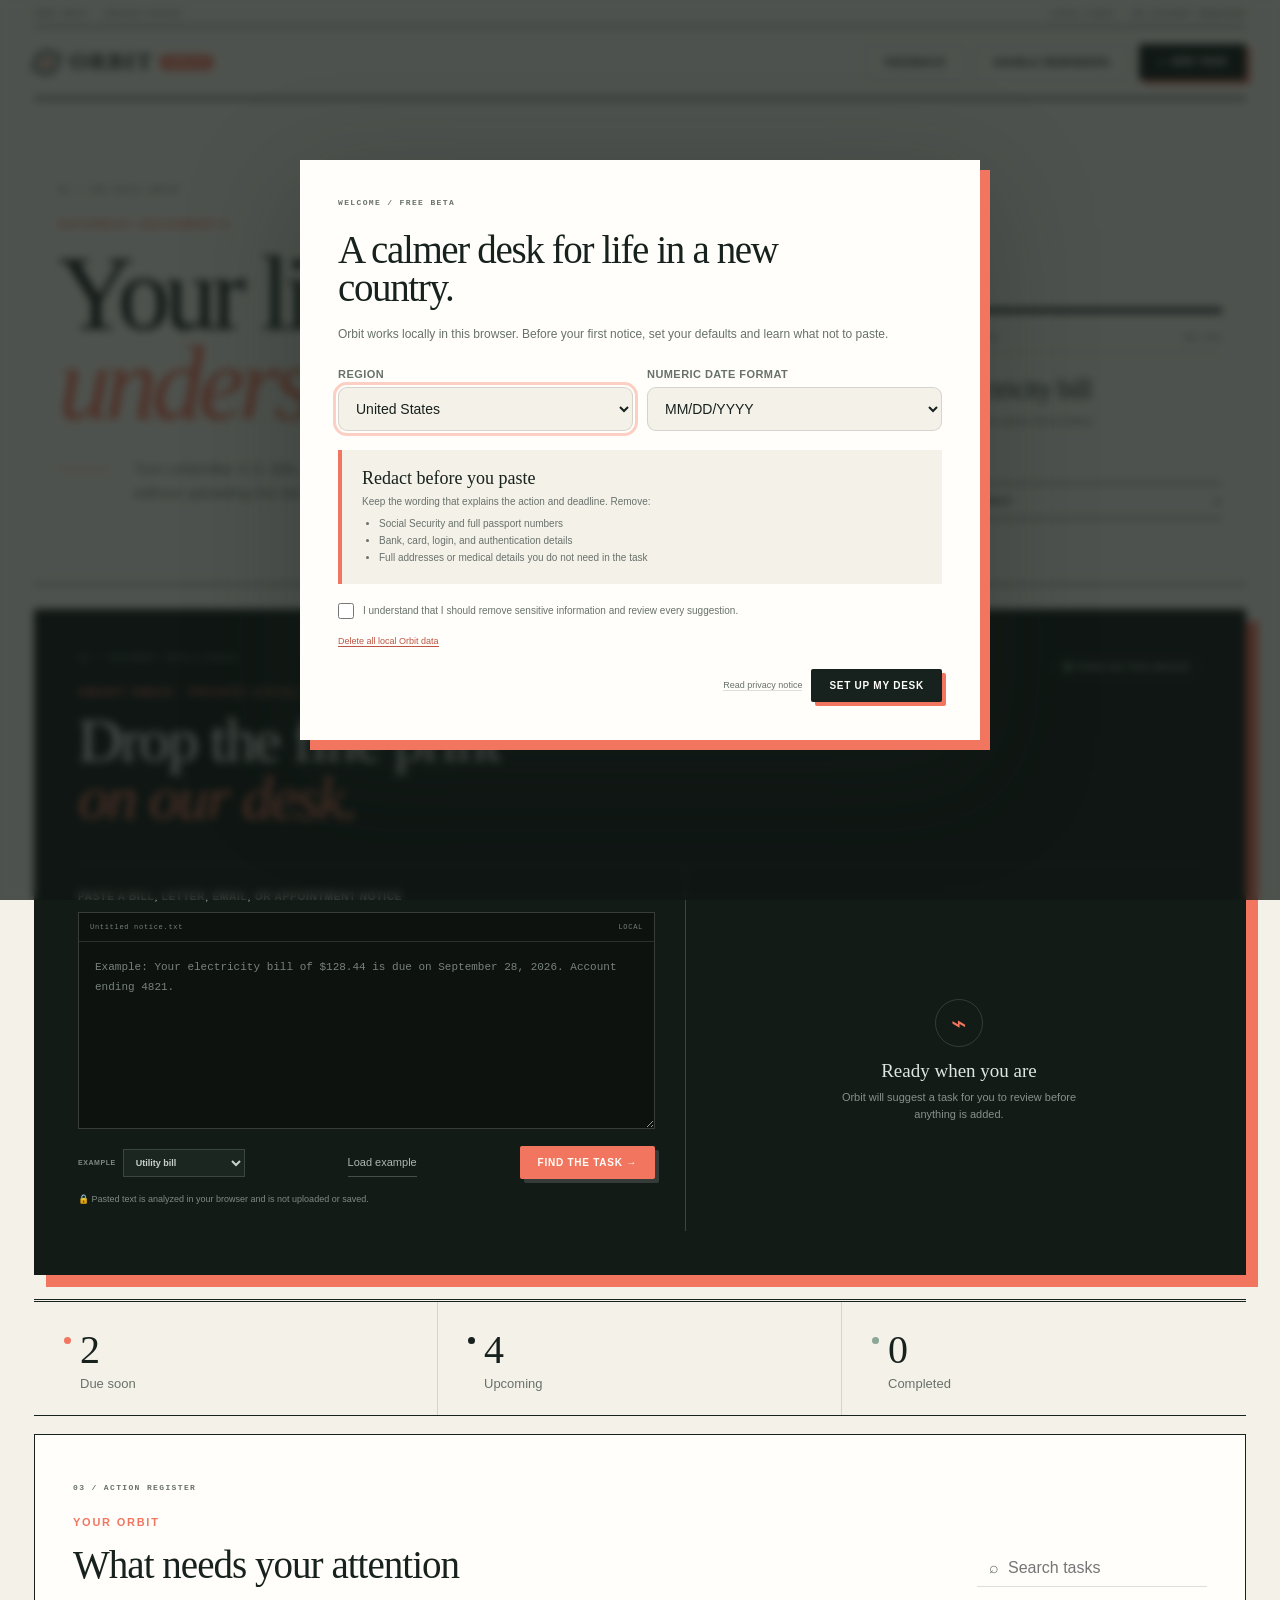
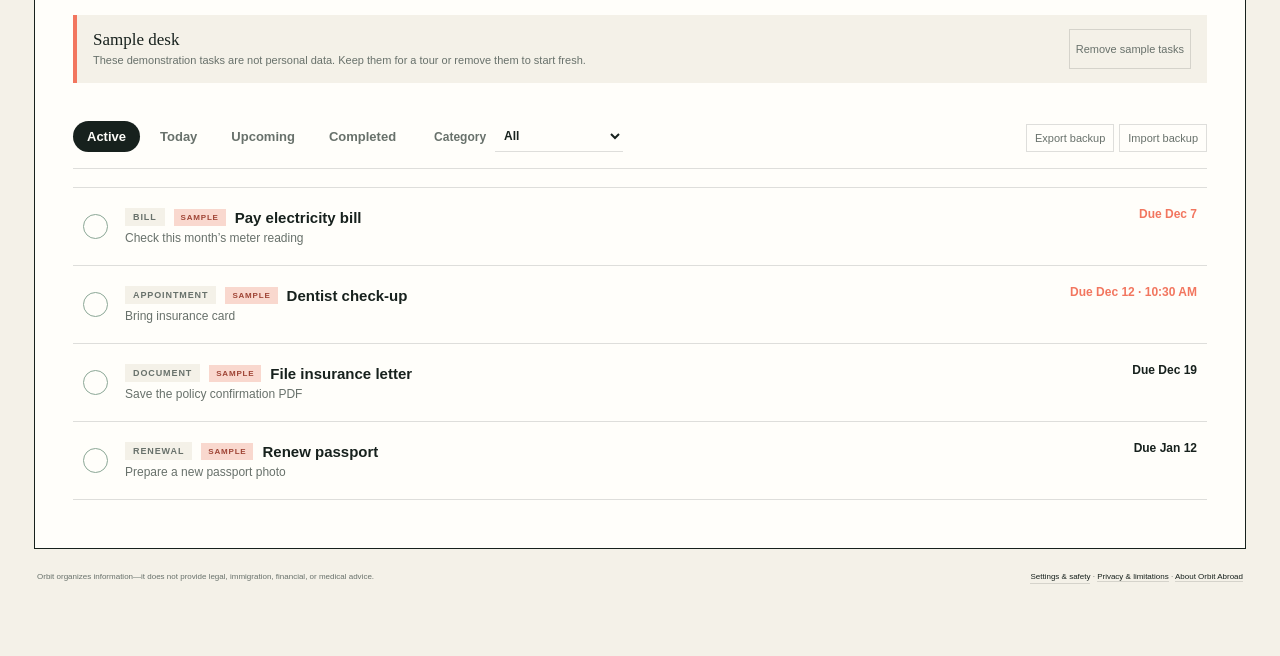
<file: app.html>
<!doctype html>
<html lang="en-US">
<head>
  <meta charset="utf-8">
  <meta name="viewport" content="width=device-width, initial-scale=1">
  <meta name="description" content="Private local-first life admin for international students and expats in the United States.">
  <meta http-equiv="Content-Security-Policy" content="default-src 'self'; script-src 'self'; style-src 'self'; img-src 'self' data:; connect-src 'self'; object-src 'none'; base-uri 'self'; form-action 'self' mailto:; worker-src 'self'; manifest-src 'self'">
  <meta name="referrer" content="no-referrer">
  <meta name="robots" content="noindex, nofollow">
  <meta name="theme-color" content="#f2efe5">
  <title>Orbit Abroad — Your private life-admin desk</title>
  <link rel="canonical" href="https://gdifranco1.github.io/orbit-abroad/app.html">
  <link rel="manifest" href="manifest.webmanifest">
  <link rel="icon" href="assets/icon.svg" type="image/svg+xml">
  <link rel="stylesheet" href="app.css">
</head>
<body>
  <div class="app-shell">
    <div class="edition-bar">
      <span>Free beta · United States</span>
      <span>Local-first · No account required</span>
    </div>
    <header class="topbar">
      <a class="brand" href="#" aria-label="Orbit home">
        <span class="brand-mark" aria-hidden="true"><span></span></span>
        <span>ORBIT</span><span class="plus-badge">ABROAD</span>
      </a>
      <div class="header-actions">
        <button class="button button-quiet" id="installButton" type="button" hidden>Install app</button>
        <button class="button button-quiet" id="feedbackButton" type="button">Feedback</button>
        <button class="button button-quiet" id="notificationButton" type="button">Enable reminders</button>
        <button class="button button-dark" id="openFormButton" type="button"><span aria-hidden="true">＋</span> Add task</button>
      </div>
    </header>

    <main>
      <section class="hero">
        <div class="hero-story">
          <p class="section-number">01 / THE DAILY BRIEF</p>
          <p class="eyebrow" id="todayLabel"></p>
          <h1>Your life abroad,<br><em>understood.</em></h1>
          <p class="hero-copy">Turn unfamiliar U.S. bills, notices, appointments, and renewals into clear tasks—without uploading the document.</p>
        </div>
        <aside class="daily-brief">
          <div class="brief-rule"><span>Today’s briefing</span><span id="briefIssue">No. 001</span></div>
          <strong id="briefHeadline">Your desk is being prepared.</strong>
          <p id="briefCopy">Orbit is checking what needs your attention next.</p>
          <button class="brief-link" id="briefInboxButton" type="button">Open Smart Inbox <span>↘</span></button>
        </aside>
      </section>

      <section class="smart-inbox" id="smartInbox">
        <div class="smart-heading">
          <div>
            <p class="section-number inverse">02 / DOCUMENT INTELLIGENCE</p>
            <p class="eyebrow">SMART INBOX · PRIVATE LOCAL ANALYSIS</p>
            <h2>Drop the fine print<br><em>on our desk.</em></h2>
          </div>
          <span class="local-pill"><i></i> Runs on this device</span>
        </div>

        <div class="smart-grid">
          <div class="paste-panel">
            <label for="inboxText">Paste a bill, letter, email, or appointment notice</label>
            <div class="document-input">
              <div class="document-chrome"><span>Untitled notice.txt</span><span>LOCAL</span></div>
              <textarea id="inboxText" rows="8" placeholder="Example: Your electricity bill of $128.44 is due on September 28, 2026. Account ending 4821."></textarea>
              <div class="scan-beam" aria-hidden="true"></div>
            </div>
            <div class="paste-actions">
              <label class="example-picker"><span>Example</span><select id="exampleSelect"><option value="utility">Utility bill</option><option value="visa">Visa reminder</option><option value="appointment">Health appointment</option><option value="university">University document</option></select></label>
              <button class="text-action" id="exampleButton" type="button">Load example</button>
              <button class="button button-coral" id="analyzeButton" type="button">Find the task <span aria-hidden="true">→</span></button>
            </div>
            <p class="smart-privacy">🔒 Pasted text is analyzed in your browser and is not uploaded or saved.</p>
          </div>
          <div class="review-panel" id="smartReview" aria-live="polite">
            <div class="review-empty">
              <span class="scan-mark" aria-hidden="true">⌁</span>
              <strong>Ready when you are</strong>
              <p>Orbit will suggest a task for you to review before anything is added.</p>
            </div>
          </div>
        </div>
      </section>

      <section class="stats" aria-label="Task summary">
        <article><span class="stat-dot coral"></span><strong id="dueSoonCount">0</strong><p>Due soon</p></article>
        <article><span class="stat-dot ink"></span><strong id="upcomingCount">0</strong><p>Upcoming</p></article>
        <article><span class="stat-dot sage"></span><strong id="completedCount">0</strong><p>Completed</p></article>
      </section>

      <section class="workspace">
        <div class="section-heading">
          <div>
            <p class="section-number">03 / ACTION REGISTER</p>
            <p class="eyebrow">YOUR ORBIT</p>
            <h2>What needs your attention</h2>
          </div>
          <label class="search-field">
            <span aria-hidden="true">⌕</span>
            <input id="searchInput" type="search" placeholder="Search tasks" autocomplete="off">
          </label>
        </div>

        <div class="sample-notice" id="sampleNotice" hidden>
          <div><strong>Sample desk</strong><span>These demonstration tasks are not personal data. Keep them for a tour or remove them to start fresh.</span></div>
          <button class="mini-button" id="clearSamplesButton" type="button">Remove sample tasks</button>
        </div>

        <div class="controls">
          <div class="tabs" id="viewTabs" role="tablist" aria-label="Task views">
            <button class="tab active" data-view="active" role="tab">Active</button>
            <button class="tab" data-view="today" role="tab">Today</button>
            <button class="tab" data-view="upcoming" role="tab">Upcoming</button>
            <button class="tab" data-view="completed" role="tab">Completed</button>
          </div>
          <label class="select-wrap">Category
            <select id="categoryFilter">
              <option value="all">All</option>
              <option value="bill">Bills</option>
              <option value="renewal">Renewals</option>
              <option value="appointment">Appointments</option>
              <option value="document">Documents</option>
            </select>
          </label>
          <div class="data-actions">
            <button class="mini-button" id="exportButton" type="button">Export backup</button>
            <label class="mini-button import-label">Import backup<input id="importInput" type="file" accept="application/json,.json" hidden></label>
          </div>
        </div>

        <div class="task-list" id="taskList" aria-live="polite"></div>
      </section>
      <div class="app-trust-footer">
        <span>Orbit organizes information—it does not provide legal, immigration, financial, or medical advice.</span>
        <span><button class="footer-button" id="settingsButton" type="button">Settings & safety</button> · <a href="privacy.html">Privacy & limitations</a> · <a href="index.html">About Orbit Abroad</a></span>
      </div>
    </main>
  </div>

  <dialog id="welcomeDialog" class="launch-dialog" aria-labelledby="welcomeTitle" aria-describedby="welcomeDescription">
    <form id="welcomeForm" method="dialog">
      <p class="section-number">WELCOME / FREE BETA</p>
      <h2 id="welcomeTitle">A calmer desk for life in a new country.</h2>
      <p class="dialog-lede" id="welcomeDescription">Orbit works locally in this browser. Before your first notice, set your defaults and learn what not to paste.</p>
      <div class="onboarding-grid">
        <label class="field">Region
          <select id="regionInput"><option value="US" selected>United States</option><option value="CA">Canada</option><option value="GB">United Kingdom</option><option value="EU">European Union</option><option value="other">Other</option></select>
        </label>
        <label class="field">Numeric date format
          <select id="dateOrderInput"><option value="MDY" selected>MM/DD/YYYY</option><option value="DMY">DD/MM/YYYY</option><option value="YMD">YYYY-MM-DD</option></select>
        </label>
      </div>
      <div class="redaction-card">
        <strong>Redact before you paste</strong>
        <p>Keep the wording that explains the action and deadline. Remove:</p>
        <ul><li>Social Security and full passport numbers</li><li>Bank, card, login, and authentication details</li><li>Full addresses or medical details you do not need in the task</li></ul>
      </div>
      <label class="consent-check"><input id="redactionConsent" type="checkbox" required><span>I understand that I should remove sensitive information and review every suggestion.</span></label>
      <button class="danger-link" id="resetDataButton" type="button">Delete all local Orbit data</button>
      <div class="dialog-actions"><a class="privacy-link" href="privacy.html">Read privacy notice</a><button class="button button-dark" type="submit">Set up my desk</button></div>
    </form>
  </dialog>

  <dialog id="feedbackDialog" class="launch-dialog feedback-dialog" aria-labelledby="feedbackTitle" aria-describedby="feedbackDescription">
    <form id="feedbackForm" method="dialog">
      <div class="dialog-heading"><div><p class="eyebrow">FREE BETA FEEDBACK</p><h2 id="feedbackTitle">Help shape Orbit.</h2></div><button class="icon-button" id="closeFeedbackButton" type="button" aria-label="Close feedback">×</button></div>
      <label class="field">How useful was this session?
        <select id="feedbackRating"><option value="5">5 — Extremely useful</option><option value="4">4 — Useful</option><option value="3">3 — Somewhat useful</option><option value="2">2 — Not very useful</option><option value="1">1 — Not useful</option></select>
      </label>
      <label class="field field-wide">What confused you or felt missing?
        <textarea id="feedbackText" rows="5" maxlength="1000" required placeholder="The most important thing for us to improve is…"></textarea>
      </label>
      <p class="privacy-note" id="feedbackDescription">Continue to review a prefilled public GitHub issue. Nothing is posted automatically. Do not include personal or sensitive information.</p>
      <div class="dialog-actions"><a class="privacy-link" href="https://github.com/gdifranco1/orbit-abroad/issues" target="_blank" rel="noopener noreferrer">View public feedback</a><button class="button button-dark" type="submit">Review on GitHub</button></div>
    </form>
  </dialog>

  <dialog id="taskDialog" aria-labelledby="taskDialogTitle" aria-describedby="taskDialogDescription">
    <form id="taskForm" method="dialog">
      <div class="dialog-heading">
        <div><p class="eyebrow">NEW ITEM</p><h2 id="taskDialogTitle">Add to your orbit</h2></div>
        <button class="icon-button" id="closeFormButton" type="button" aria-label="Close">×</button>
      </div>

      <label class="field field-wide">What needs doing?
        <input id="titleInput" name="title" maxlength="80" required placeholder="e.g. Renew passport">
      </label>
      <div class="field-grid">
        <label class="field">Category
          <select id="categoryInput" name="category">
            <option value="bill">Bill</option>
            <option value="renewal">Renewal</option>
            <option value="appointment">Appointment</option>
            <option value="document">Document</option>
          </select>
        </label>
        <label class="field">Deadline
          <input id="dateInput" name="date" type="date" required>
        </label>
        <label class="field">Time <small>(optional)</small>
          <input id="timeInput" name="time" type="time">
        </label>
        <label class="field">Remind me
          <select id="reminderInput" name="reminder">
            <option value="0">At deadline</option>
            <option value="15">15 minutes before</option>
            <option value="60">1 hour before</option>
            <option value="1440" selected>1 day before</option>
            <option value="10080">1 week before</option>
            <option value="none">No reminder</option>
          </select>
        </label>
      </div>
      <label class="field field-wide">Note or reference <small>(optional)</small>
        <textarea id="notesInput" name="notes" maxlength="240" rows="3" placeholder="Account, location, document name…"></textarea>
      </label>
      <p class="privacy-note" id="taskDialogDescription">🔒 Saved only in this browser on this device.</p>
      <div class="dialog-actions">
        <button class="button button-quiet" id="cancelFormButton" type="button">Cancel</button>
        <button class="button button-dark" type="submit">Add task</button>
      </div>
    </form>
  </dialog>

  <div class="toast" id="toast" role="status" aria-live="polite"></div>
  <script src="core.js"></script>
  <script src="smart-inbox.js"></script>
  <script src="app.js"></script>
</body>
</html>
</file>
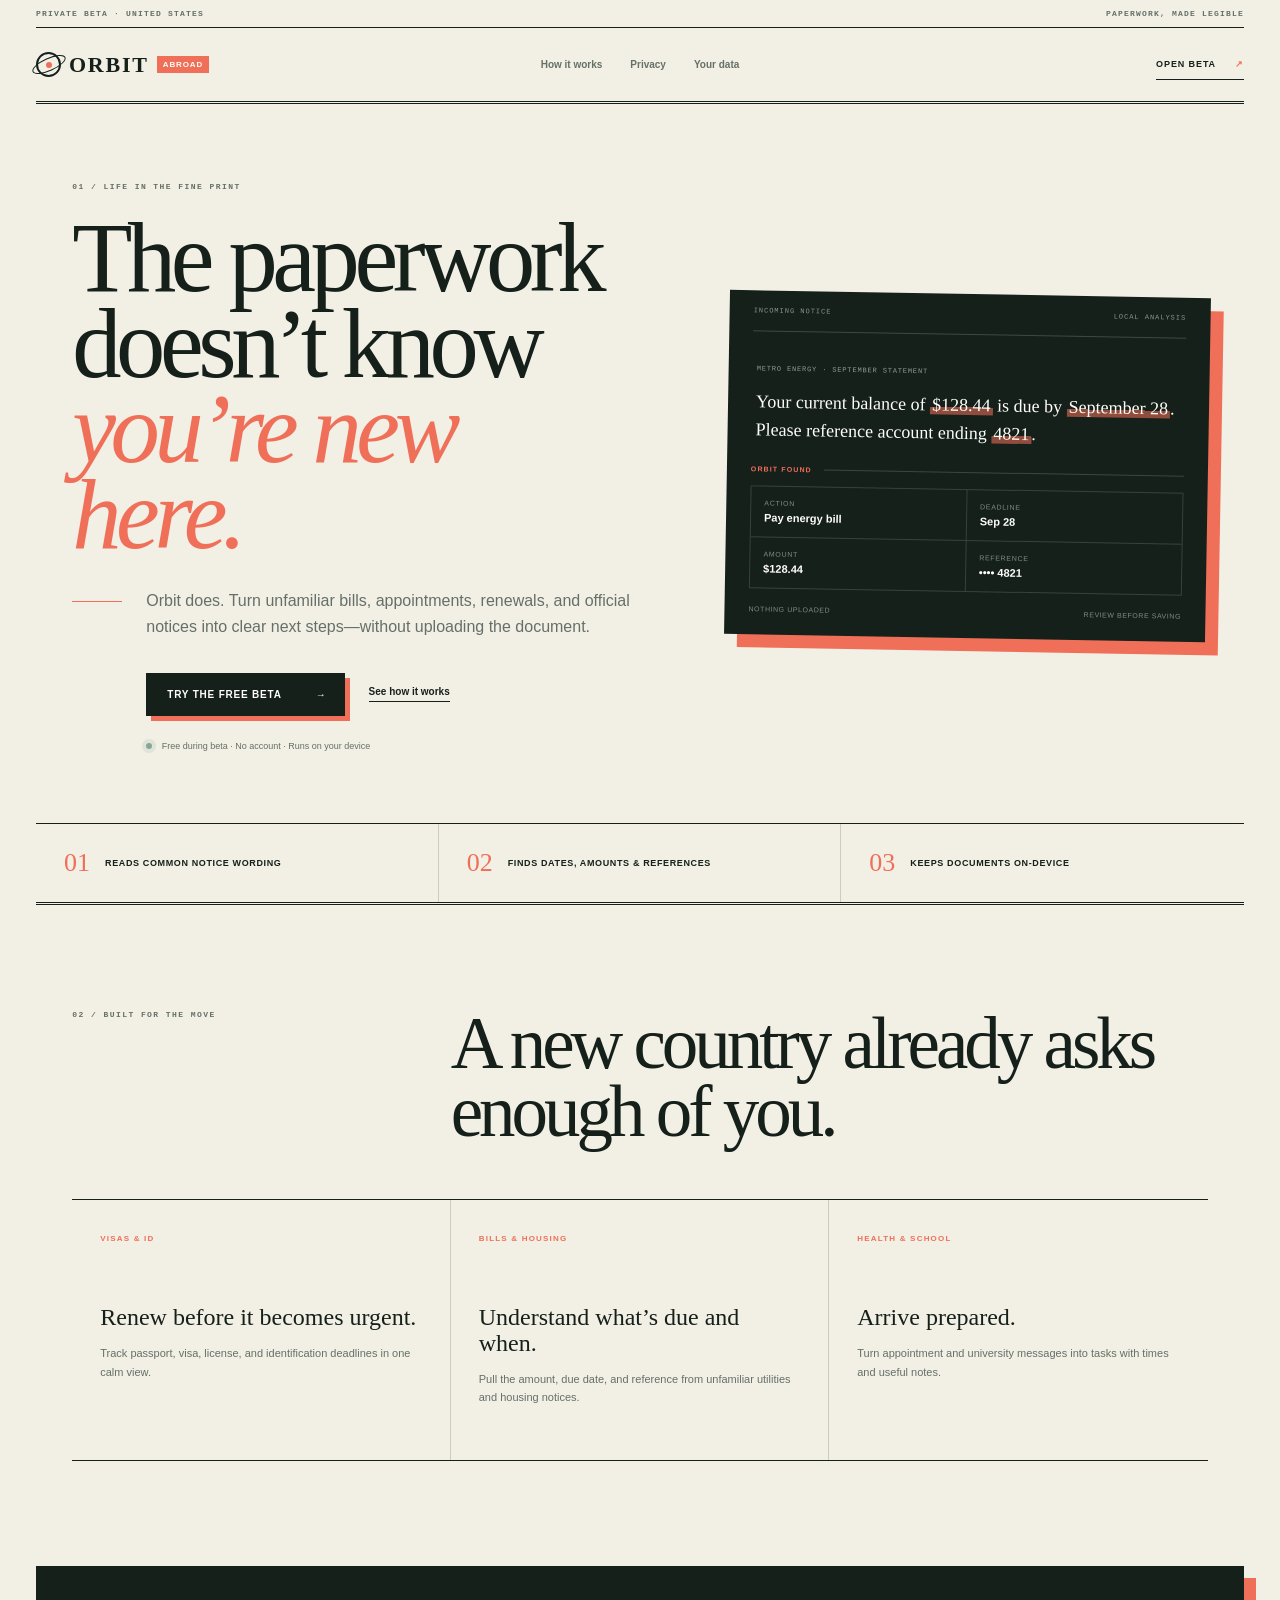
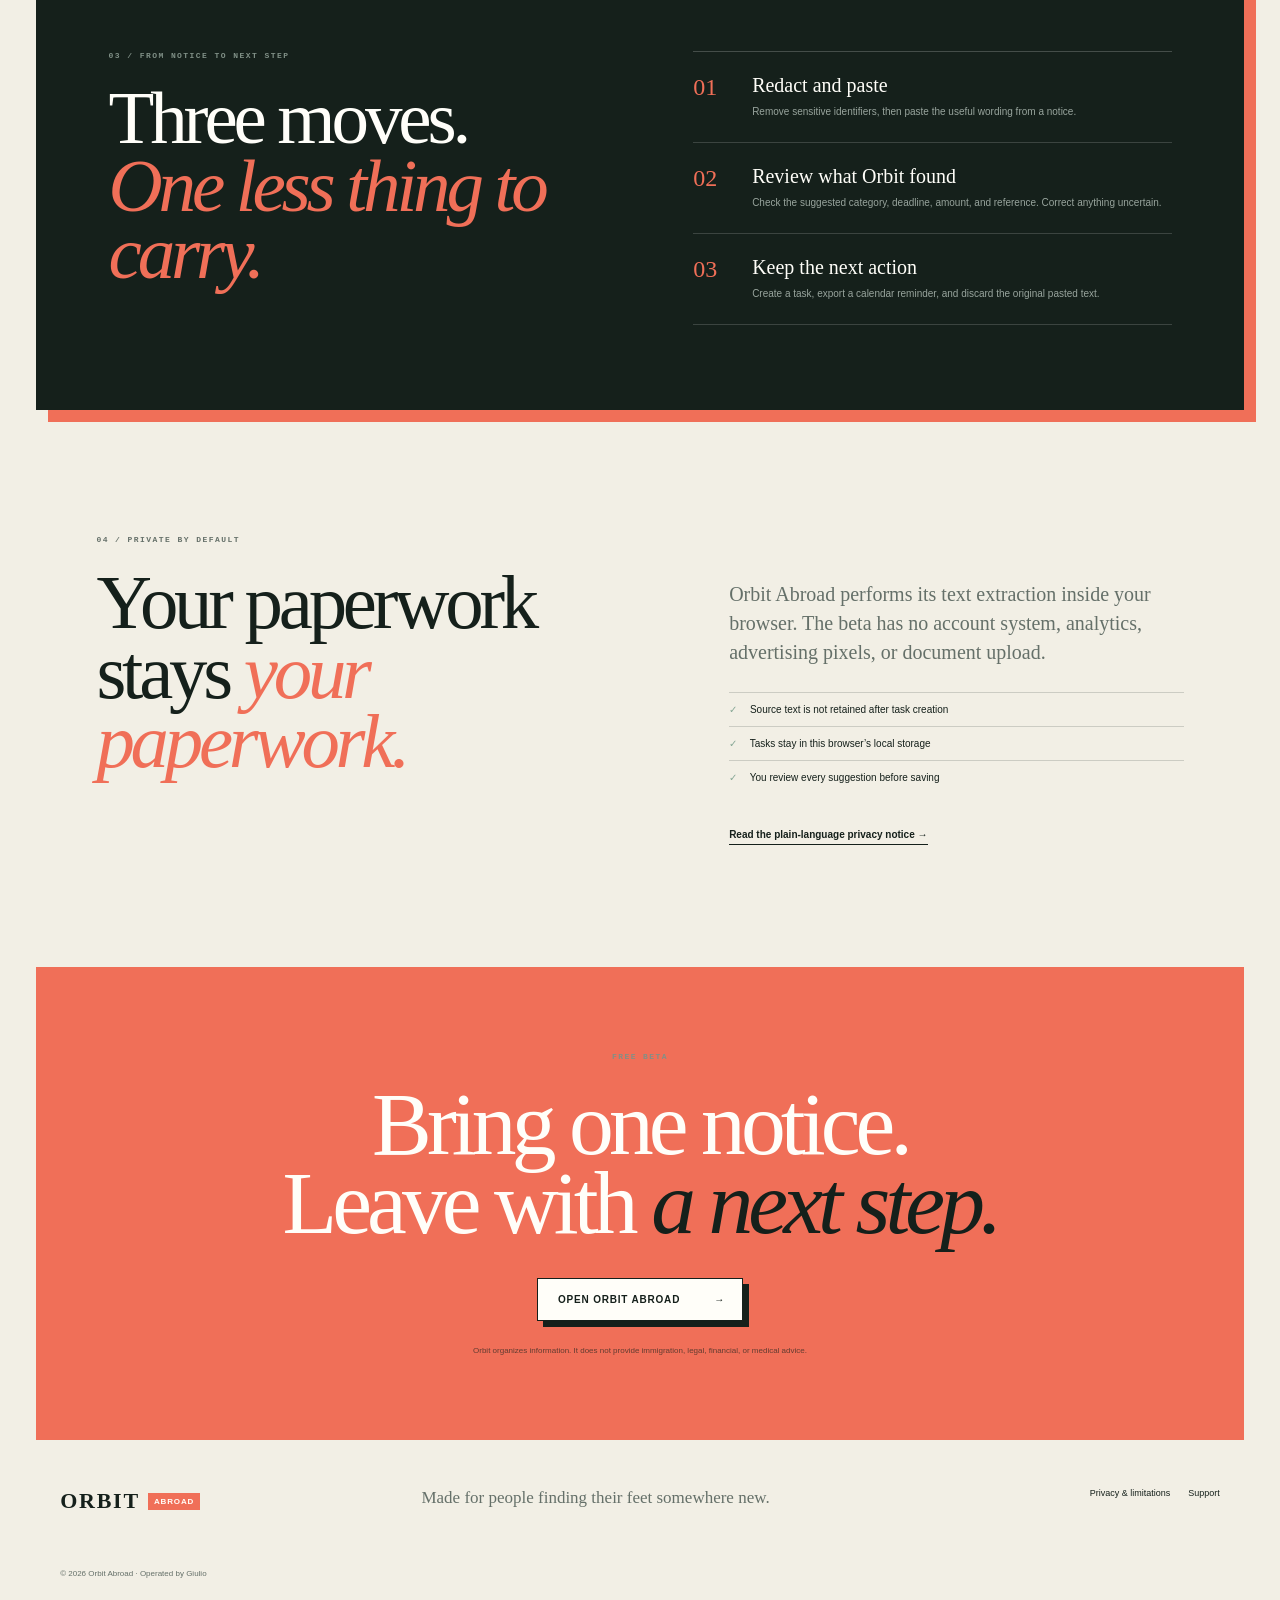
<file: preview.html>
<!doctype html>
<html lang="en-US">
<head>
  <meta charset="utf-8">
  <meta name="viewport" content="width=device-width, initial-scale=1">
  <meta name="description" content="Orbit Abroad turns unfamiliar bills, appointments, renewals, and official notices into clear tasks—privately on your device.">
  <meta name="referrer" content="no-referrer">
  <meta name="theme-color" content="#f2efe5">
  <meta property="og:type" content="website">
  <meta property="og:title" content="Orbit Abroad — Make unfamiliar paperwork actionable">
  <meta property="og:description" content="Find the deadline, amount, and next action without uploading your paperwork.">
  <meta property="og:url" content="https://gdifranco1.github.io/orbit-abroad/">
  <meta property="og:image" content="https://gdifranco1.github.io/orbit-abroad/assets/og-card.png">
  <meta name="twitter:card" content="summary_large_image">
  <title>Orbit Abroad — Life admin for a country that’s new to you</title>
  <link rel="canonical" href="https://gdifranco1.github.io/orbit-abroad/">
  <style>
:root {
  --paper:#f2efe5; --paper-2:#e5dfd1; --ink:#15201b; --muted:#657069;
  --coral:#f06f58; --sage:#86a795; --white:#fffef9; --line:rgba(21,32,27,.17);
}
*{box-sizing:border-box} html{scroll-behavior:smooth} body{margin:0;min-width:320px;color:var(--ink);background:var(--paper);font-family:Inter,ui-sans-serif,-apple-system,BlinkMacSystemFont,"Segoe UI",sans-serif;-webkit-font-smoothing:antialiased} a{color:inherit} .skip-link{position:fixed;z-index:20;left:12px;top:-80px;padding:10px 14px;color:var(--white);background:var(--ink)}.skip-link:focus{top:12px}.page-frame{max-width:1320px;margin:auto;padding:0 36px}.edition-line{height:28px;display:flex;align-items:center;justify-content:space-between;border-bottom:1px solid var(--ink);color:var(--muted);font-family:ui-monospace,monospace;font-size:8px;font-weight:800;letter-spacing:.15em;text-transform:uppercase}.site-header{height:76px;display:grid;grid-template-columns:1fr auto 1fr;align-items:center;border-bottom:3px double var(--ink)}.brand{display:inline-flex;align-items:center;gap:8px;width:max-content;text-decoration:none}.brand strong{font-family:Georgia,serif;font-size:22px;letter-spacing:.08em}.brand em{padding:4px 6px;color:var(--white);background:var(--coral);font-size:8px;font-style:normal;font-weight:900;letter-spacing:.11em}.brand-orbit{position:relative;width:25px;height:25px;display:grid;place-items:center;border:2px solid var(--ink);border-radius:50%}.brand-orbit:after{content:"";position:absolute;width:34px;height:11px;border:1.5px solid var(--ink);border-radius:50%;transform:rotate(-24deg)}.brand-orbit i{width:6px;height:6px;border-radius:50%;background:var(--coral)}nav{display:flex;gap:28px}nav a{color:var(--muted);font-size:10px;font-weight:750;text-decoration:none}nav a:hover{color:var(--coral)}.header-cta{justify-self:end;padding:10px 0;border-bottom:1px solid var(--ink);font-size:9px;font-weight:850;letter-spacing:.1em;text-decoration:none;text-transform:uppercase}.header-cta span{margin-left:16px;color:var(--coral)}
.section-label{margin:0 0 24px;color:var(--muted);font-family:ui-monospace,monospace;font-size:8px;font-weight:850;letter-spacing:.18em}.section-label.inverse{color:#809087}.hero{min-height:640px;display:grid;grid-template-columns:minmax(0,1.08fr) minmax(390px,.92fr);gap:8%;align-items:center;padding:78px 3% 72px;border-bottom:1px solid var(--ink)}h1,h2{margin:0;font-family:Georgia,"Times New Roman",serif;font-weight:500;letter-spacing:-.055em}h1{max-width:710px;font-size:clamp(63px,7.7vw,104px);line-height:.87}h1 em,h2 em{color:var(--coral);font-weight:500}.lede{max-width:585px;margin:30px 0 0;padding-left:74px;position:relative;color:var(--muted);font-size:16px;line-height:1.65}.lede:before{content:"";position:absolute;left:0;top:13px;width:50px;height:1px;background:var(--coral)}.hero-actions{display:flex;align-items:center;gap:24px;margin:32px 0 0 74px}.primary-cta{display:inline-flex;align-items:center;gap:34px;padding:15px 17px 15px 20px;border:1px solid var(--ink);color:var(--white);background:var(--ink);box-shadow:5px 5px 0 var(--coral);font-size:10px;font-weight:850;letter-spacing:.08em;text-decoration:none;text-transform:uppercase;transition:.2s}.primary-cta:hover{transform:translate(-2px,-2px);box-shadow:8px 8px 0 var(--coral)}.text-link{font-size:10px;font-weight:800;text-decoration:none;border-bottom:1px solid currentColor;padding-bottom:4px}.micro-trust{margin:25px 0 0 74px;color:var(--muted);font-size:9px}.micro-trust i{display:inline-block;width:6px;height:6px;margin-right:7px;border-radius:50%;background:var(--sage);box-shadow:0 0 0 4px rgba(134,167,149,.16)}
.product-story{position:relative;padding:0 24px 22px;color:var(--white);background:var(--ink);box-shadow:13px 13px 0 var(--coral);transform:rotate(1deg)}.story-mast{height:41px;display:flex;align-items:center;justify-content:space-between;border-bottom:1px solid rgba(255,255,255,.18);color:#89958e;font-family:ui-monospace,monospace;font-size:7px;letter-spacing:.14em}.notice-copy{padding:25px 4px 21px}.notice-copy small{color:#8f9c94;font-family:ui-monospace,monospace;font-size:7px;letter-spacing:.12em}.notice-copy p{margin:14px 0 0;font-family:Georgia,serif;font-size:18px;line-height:1.55}.notice-copy mark{padding:0 2px;color:var(--white);background:linear-gradient(transparent 62%,rgba(240,111,88,.56) 62%)}.extraction-line{display:flex;align-items:center;gap:12px;color:var(--coral);font-size:7px;font-weight:900;letter-spacing:.16em}.extraction-line i{height:1px;flex:1;background:rgba(255,255,255,.17)}.extraction-grid{display:grid;grid-template-columns:1fr 1fr;margin:13px 0 0;border-top:1px solid rgba(255,255,255,.15);border-left:1px solid rgba(255,255,255,.15)}.extraction-grid div{padding:13px;border-right:1px solid rgba(255,255,255,.15);border-bottom:1px solid rgba(255,255,255,.15)}.extraction-grid dt{color:#7f8d84;font-size:7px;letter-spacing:.1em;text-transform:uppercase}.extraction-grid dd{margin:5px 0 0;font-size:11px;font-weight:750}.story-footer{display:flex;justify-content:space-between;margin-top:17px;color:#7f8d84;font-size:7px;text-transform:uppercase;letter-spacing:.08em}
.proof-strip{display:grid;grid-template-columns:repeat(3,1fr);border-bottom:3px double var(--ink)}.proof-strip p{display:flex;align-items:center;gap:15px;margin:0;padding:24px 28px;border-right:1px solid var(--line)}.proof-strip p:last-child{border-right:0}.proof-strip strong{font-family:Georgia,serif;color:var(--coral);font-size:26px;font-weight:500}.proof-strip span{font-size:9px;font-weight:800;letter-spacing:.07em;text-transform:uppercase}.problem-section{padding:105px 3%}.section-intro{display:grid;grid-template-columns:1fr 2fr;align-items:start;margin-bottom:54px}.section-intro h2{max-width:750px;font-size:clamp(43px,6vw,73px);line-height:.93}.problem-grid{display:grid;grid-template-columns:repeat(3,1fr);border-top:1px solid var(--ink);border-bottom:1px solid var(--ink)}.problem-grid article{min-height:260px;padding:27px 28px;border-right:1px solid var(--line)}.problem-grid article:last-child{border-right:0}.problem-grid article>span{color:var(--coral);font-size:8px;font-weight:900;letter-spacing:.15em}.problem-grid h3{margin:60px 0 13px;font-family:Georgia,serif;font-size:24px;font-weight:500;line-height:1.08}.problem-grid p{margin:0;color:var(--muted);font-size:11px;line-height:1.65}
.how-section{display:grid;grid-template-columns:1fr 1fr;gap:10%;padding:85px 6%;color:var(--white);background:var(--ink);box-shadow:12px 12px 0 var(--coral)}.how-heading h2{font-size:clamp(48px,6vw,75px);line-height:.9}.steps{list-style:none;margin:0;padding:0;border-top:1px solid rgba(255,255,255,.2)}.steps li{display:grid;grid-template-columns:44px 1fr;gap:15px;padding:22px 0;border-bottom:1px solid rgba(255,255,255,.16)}.steps li>span{color:var(--coral);font-family:Georgia,serif;font-size:24px}.steps h3{margin:0 0 7px;font-family:Georgia,serif;font-size:20px;font-weight:500}.steps p{margin:0;color:#98a49d;font-size:10px;line-height:1.6}.privacy-section{display:grid;grid-template-columns:1.05fr .95fr;gap:12%;padding:125px 5%}.privacy-statement h2{font-size:clamp(49px,6vw,78px);line-height:.9}.privacy-details>p{margin:45px 0 25px;color:var(--muted);font-family:Georgia,serif;font-size:20px;line-height:1.45}.privacy-details ul{list-style:none;margin:0 0 30px;padding:0}.privacy-details li{padding:11px 0;border-top:1px solid var(--line);font-size:10px}.privacy-details li span{margin-right:10px;color:var(--sage)}.final-cta{padding:85px 7%;text-align:center;color:var(--white);background:var(--coral)}.final-cta h2{font-size:clamp(53px,7vw,90px);line-height:.88}.final-cta h2 em{color:var(--ink)}.final-cta .primary-cta{margin-top:35px}.primary-cta.light{color:var(--ink);background:var(--white);box-shadow:6px 6px 0 var(--ink)}.final-cta small{display:block;max-width:550px;margin:25px auto 0;color:rgba(21,32,27,.65);font-size:8px}footer{display:grid;grid-template-columns:1fr 1.3fr 1fr;align-items:start;gap:25px;padding:48px 2% 35px;border-bottom:1px solid var(--ink)}footer p{margin:0;color:var(--muted);font-family:Georgia,serif;font-size:17px}footer>div{display:flex;justify-content:flex-end;gap:18px}footer a{font-size:9px;text-decoration:none}footer>small{grid-column:1/-1;margin-top:30px;color:var(--muted);font-size:8px}
.policy-hero{padding:90px 5% 70px;border-bottom:3px double var(--ink)}.policy-hero h1{font-size:clamp(58px,8vw,100px)}.policy-hero>p:last-child{max-width:650px;margin:30px 0 0;color:var(--muted);font-family:Georgia,serif;font-size:19px;line-height:1.5}.policy-layout{display:grid;grid-template-columns:220px minmax(0,720px);gap:10%;justify-content:center;padding:75px 4%}.policy-layout aside{position:sticky;top:25px;align-self:start;display:grid;border-top:4px solid var(--ink)}.policy-layout aside strong,.policy-layout aside a{padding:11px 0;border-bottom:1px solid var(--line);font-size:9px;text-decoration:none}.policy-layout aside strong{color:var(--coral);letter-spacing:.1em;text-transform:uppercase}.policy-layout article section{position:relative;padding:0 0 60px 54px}.policy-layout article section>span{position:absolute;left:0;top:3px;color:var(--coral);font-family:Georgia,serif;font-size:24px}.policy-layout article h2{font-size:36px;letter-spacing:-.035em}.policy-layout article p{color:var(--muted);font-size:12px;line-height:1.75}.policy-callout{margin-top:24px;padding:20px 23px;border-left:4px solid var(--coral);background:var(--paper-2)}.policy-callout strong{font-family:Georgia,serif;font-size:18px;font-weight:500}.policy-callout ul{margin:12px 0 0;padding-left:17px;color:var(--muted);font-size:11px;line-height:1.8}.policy-return{display:flex;align-items:center;justify-content:space-between;padding:50px 6%;border-top:1px solid var(--ink);border-bottom:1px solid var(--ink)}.policy-return p{font-family:Georgia,serif;font-size:27px}
@media(max-width:820px){.page-frame{padding:0 16px}.edition-line{display:none}.site-header{grid-template-columns:1fr auto;height:70px}.site-header nav{display:none}.hero{min-height:0;grid-template-columns:1fr;gap:65px;padding:64px 2% 75px}h1{font-size:clamp(56px,15vw,82px)}.lede{padding-left:0}.lede:before{display:none}.hero-actions,.micro-trust{margin-left:0}.product-story{margin-right:10px}.proof-strip{grid-template-columns:1fr}.proof-strip p{border-right:0;border-bottom:1px solid var(--line)}.section-intro,.how-section,.privacy-section{grid-template-columns:1fr}.problem-section{padding:80px 2%}.problem-grid{grid-template-columns:1fr}.problem-grid article{min-height:190px;border-right:0;border-bottom:1px solid var(--line)}.problem-grid h3{margin-top:36px}.how-section{gap:55px;padding:65px 25px;margin-right:8px}.privacy-section{gap:25px;padding:90px 3%}.privacy-details>p{margin-top:10px}footer{grid-template-columns:1fr}footer>div{justify-content:flex-start}footer>small{grid-column:1}}
@media(max-width:820px){.policy-hero{padding:65px 2% 50px}.policy-layout{grid-template-columns:1fr;padding:50px 2%}.policy-layout aside{display:none}.policy-layout article section{padding-left:38px}.policy-return{align-items:flex-start;flex-direction:column;gap:20px}}
@media(max-width:450px){.header-cta{font-size:8px}.brand-orbit{display:none}.hero-actions{align-items:flex-start;flex-direction:column}.product-story{padding:0 17px 17px}.extraction-grid{grid-template-columns:1fr}.final-cta{padding:70px 18px}}
@media(prefers-reduced-motion:reduce){*{scroll-behavior:auto!important;transition:none!important}}

</style>
</head>
<body>
  <a class="skip-link" href="#main">Skip to main content</a>
  <div class="page-frame">
    <div class="edition-line"><span>Private beta · United States</span><span>Paperwork, made legible</span></div>
    <header class="site-header">
      <a class="brand" href="index.html" aria-label="Orbit Abroad home"><span class="brand-orbit"><i></i></span><strong>ORBIT</strong><em>ABROAD</em></a>
      <nav aria-label="Main navigation">
        <a href="#how">How it works</a>
        <a href="#privacy">Privacy</a>
        <a href="file:///home/caragon/giulio-workspace/orbit-abroad/privacy-preview.html">Your data</a>
      </nav>
      <a class="header-cta" href="file:///home/caragon/giulio-workspace/orbit-abroad/app-preview.html">Open beta <span>↗</span></a>
    </header>

    <main id="main">
      <section class="hero">
        <div class="hero-copy">
          <p class="section-label">01 / LIFE IN THE FINE PRINT</p>
          <h1>The paperwork doesn’t know <em>you’re new here.</em></h1>
          <p class="lede">Orbit does. Turn unfamiliar bills, appointments, renewals, and official notices into clear next steps—without uploading the document.</p>
          <div class="hero-actions">
            <a class="primary-cta" href="file:///home/caragon/giulio-workspace/orbit-abroad/app-preview.html">Try the free beta <span>→</span></a>
            <a class="text-link" href="#how">See how it works</a>
          </div>
          <p class="micro-trust"><i></i> Free during beta · No account · Runs on your device</p>
        </div>

        <div class="product-story" aria-label="Example Orbit extraction">
          <div class="story-mast"><span>INCOMING NOTICE</span><span>LOCAL ANALYSIS</span></div>
          <div class="notice-copy">
            <small>METRO ENERGY · SEPTEMBER STATEMENT</small>
            <p>Your current balance of <mark>$128.44</mark> is due by <mark>September 28</mark>. Please reference account ending <mark>4821</mark>.</p>
          </div>
          <div class="extraction-line"><span>ORBIT FOUND</span><i></i></div>
          <dl class="extraction-grid">
            <div><dt>Action</dt><dd>Pay energy bill</dd></div>
            <div><dt>Deadline</dt><dd>Sep 28</dd></div>
            <div><dt>Amount</dt><dd>$128.44</dd></div>
            <div><dt>Reference</dt><dd>•••• 4821</dd></div>
          </dl>
          <div class="story-footer"><span>Nothing uploaded</span><span>Review before saving</span></div>
        </div>
      </section>

      <section class="proof-strip" aria-label="Product benefits">
        <p><strong>01</strong><span>Reads common notice wording</span></p>
        <p><strong>02</strong><span>Finds dates, amounts & references</span></p>
        <p><strong>03</strong><span>Keeps documents on-device</span></p>
      </section>

      <section class="problem-section">
        <div class="section-intro">
          <p class="section-label">02 / BUILT FOR THE MOVE</p>
          <h2>A new country already asks enough of you.</h2>
        </div>
        <div class="problem-grid">
          <article><span>VISAS & ID</span><h3>Renew before it becomes urgent.</h3><p>Track passport, visa, license, and identification deadlines in one calm view.</p></article>
          <article><span>BILLS & HOUSING</span><h3>Understand what’s due and when.</h3><p>Pull the amount, due date, and reference from unfamiliar utilities and housing notices.</p></article>
          <article><span>HEALTH & SCHOOL</span><h3>Arrive prepared.</h3><p>Turn appointment and university messages into tasks with times and useful notes.</p></article>
        </div>
      </section>

      <section class="how-section" id="how">
        <div class="how-heading">
          <p class="section-label inverse">03 / FROM NOTICE TO NEXT STEP</p>
          <h2>Three moves.<br><em>One less thing to carry.</em></h2>
        </div>
        <ol class="steps">
          <li><span>01</span><div><h3>Redact and paste</h3><p>Remove sensitive identifiers, then paste the useful wording from a notice.</p></div></li>
          <li><span>02</span><div><h3>Review what Orbit found</h3><p>Check the suggested category, deadline, amount, and reference. Correct anything uncertain.</p></div></li>
          <li><span>03</span><div><h3>Keep the next action</h3><p>Create a task, export a calendar reminder, and discard the original pasted text.</p></div></li>
        </ol>
      </section>

      <section class="privacy-section" id="privacy">
        <div class="privacy-statement">
          <p class="section-label">04 / PRIVATE BY DEFAULT</p>
          <h2>Your paperwork<br>stays <em>your paperwork.</em></h2>
        </div>
        <div class="privacy-details">
          <p>Orbit Abroad performs its text extraction inside your browser. The beta has no account system, analytics, advertising pixels, or document upload.</p>
          <ul>
            <li><span>✓</span> Source text is not retained after task creation</li>
            <li><span>✓</span> Tasks stay in this browser’s local storage</li>
            <li><span>✓</span> You review every suggestion before saving</li>
          </ul>
          <a class="text-link" href="file:///home/caragon/giulio-workspace/orbit-abroad/privacy-preview.html">Read the plain-language privacy notice →</a>
        </div>
      </section>

      <section class="final-cta">
        <p class="section-label inverse">FREE BETA</p>
        <h2>Bring one notice.<br>Leave with <em>a next step.</em></h2>
        <a class="primary-cta light" href="file:///home/caragon/giulio-workspace/orbit-abroad/app-preview.html">Open Orbit Abroad <span>→</span></a>
        <small>Orbit organizes information. It does not provide immigration, legal, financial, or medical advice.</small>
      </section>
    </main>

    <footer>
      <a class="brand footer-brand" href="index.html"><strong>ORBIT</strong><em>ABROAD</em></a>
      <p>Made for people finding their feet somewhere new.</p>
      <div><a href="file:///home/caragon/giulio-workspace/orbit-abroad/privacy-preview.html">Privacy & limitations</a><a href="mailto:gdifranco100@gmail.com">Support</a></div>
      <small>© 2026 Orbit Abroad · Operated by Giulio</small>
    </footer>
  </div>
  <script>
"use strict";

if ("serviceWorker" in navigator && location.protocol.startsWith("http")) {
  window.addEventListener("load", () => navigator.serviceWorker.register("service-worker.js").catch(() => {}));
}

document.querySelectorAll('a[href^="#"]').forEach((link) => {
  link.addEventListener("click", (event) => {
    const target = document.querySelector(link.getAttribute("href"));
    if (!target) return;
    event.preventDefault();
    target.scrollIntoView({ behavior: window.matchMedia("(prefers-reduced-motion: reduce)").matches ? "auto" : "smooth" });
  });
});

</script>
</body>
</html>
</file>
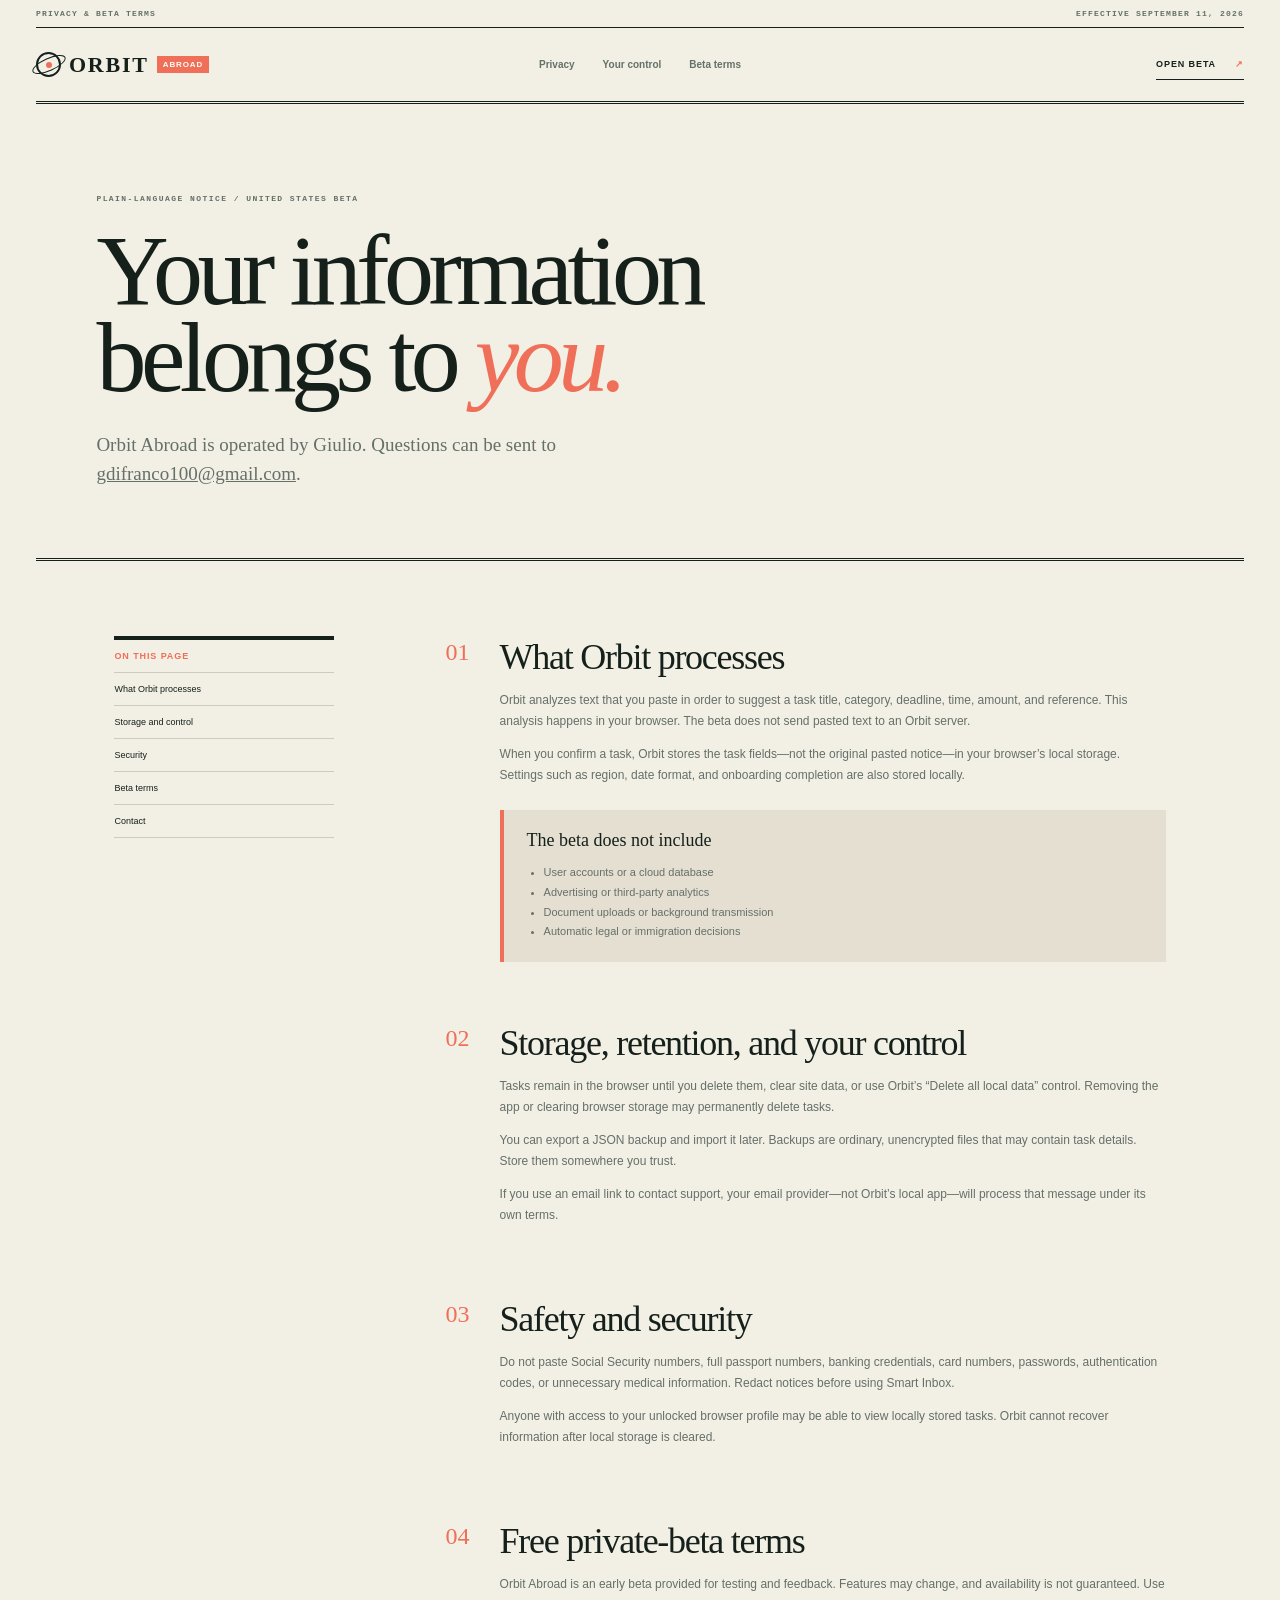
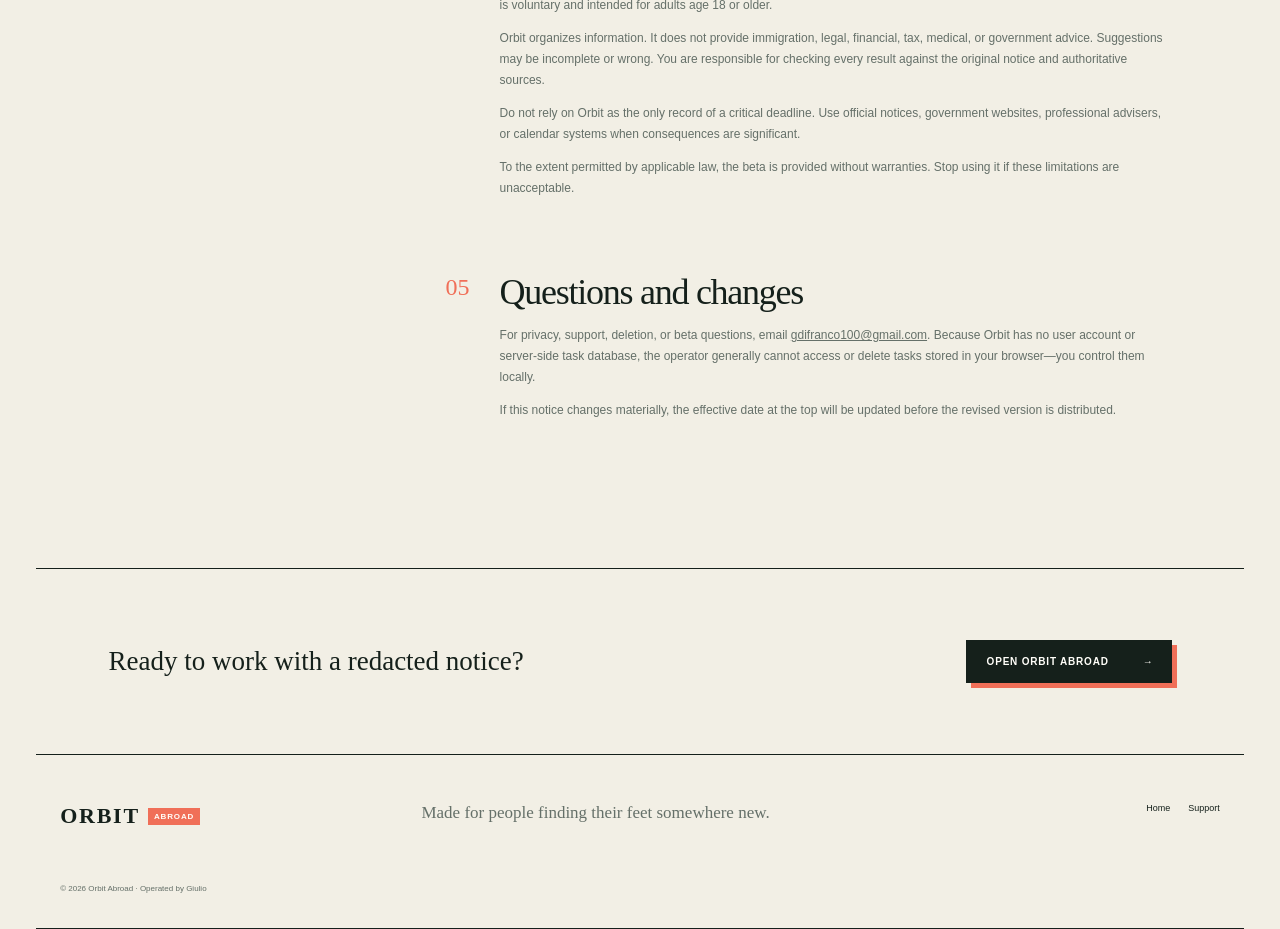
<file: privacy-preview.html>
<!doctype html>
<html lang="en-US">
<head>
  <meta charset="utf-8">
  <meta name="viewport" content="width=device-width, initial-scale=1">
  <meta name="description" content="Plain-language privacy notice and beta limitations for Orbit Abroad.">
  <meta name="referrer" content="no-referrer">
  <meta name="theme-color" content="#f2efe5">
  <title>Privacy & beta terms — Orbit Abroad</title>
  <link rel="canonical" href="https://gdifranco1.github.io/orbit-abroad/privacy.html">
  <style>
:root {
  --paper:#f2efe5; --paper-2:#e5dfd1; --ink:#15201b; --muted:#657069;
  --coral:#f06f58; --sage:#86a795; --white:#fffef9; --line:rgba(21,32,27,.17);
}
*{box-sizing:border-box} html{scroll-behavior:smooth} body{margin:0;min-width:320px;color:var(--ink);background:var(--paper);font-family:Inter,ui-sans-serif,-apple-system,BlinkMacSystemFont,"Segoe UI",sans-serif;-webkit-font-smoothing:antialiased} a{color:inherit} .skip-link{position:fixed;z-index:20;left:12px;top:-80px;padding:10px 14px;color:var(--white);background:var(--ink)}.skip-link:focus{top:12px}.page-frame{max-width:1320px;margin:auto;padding:0 36px}.edition-line{height:28px;display:flex;align-items:center;justify-content:space-between;border-bottom:1px solid var(--ink);color:var(--muted);font-family:ui-monospace,monospace;font-size:8px;font-weight:800;letter-spacing:.15em;text-transform:uppercase}.site-header{height:76px;display:grid;grid-template-columns:1fr auto 1fr;align-items:center;border-bottom:3px double var(--ink)}.brand{display:inline-flex;align-items:center;gap:8px;width:max-content;text-decoration:none}.brand strong{font-family:Georgia,serif;font-size:22px;letter-spacing:.08em}.brand em{padding:4px 6px;color:var(--white);background:var(--coral);font-size:8px;font-style:normal;font-weight:900;letter-spacing:.11em}.brand-orbit{position:relative;width:25px;height:25px;display:grid;place-items:center;border:2px solid var(--ink);border-radius:50%}.brand-orbit:after{content:"";position:absolute;width:34px;height:11px;border:1.5px solid var(--ink);border-radius:50%;transform:rotate(-24deg)}.brand-orbit i{width:6px;height:6px;border-radius:50%;background:var(--coral)}nav{display:flex;gap:28px}nav a{color:var(--muted);font-size:10px;font-weight:750;text-decoration:none}nav a:hover{color:var(--coral)}.header-cta{justify-self:end;padding:10px 0;border-bottom:1px solid var(--ink);font-size:9px;font-weight:850;letter-spacing:.1em;text-decoration:none;text-transform:uppercase}.header-cta span{margin-left:16px;color:var(--coral)}
.section-label{margin:0 0 24px;color:var(--muted);font-family:ui-monospace,monospace;font-size:8px;font-weight:850;letter-spacing:.18em}.section-label.inverse{color:#809087}.hero{min-height:640px;display:grid;grid-template-columns:minmax(0,1.08fr) minmax(390px,.92fr);gap:8%;align-items:center;padding:78px 3% 72px;border-bottom:1px solid var(--ink)}h1,h2{margin:0;font-family:Georgia,"Times New Roman",serif;font-weight:500;letter-spacing:-.055em}h1{max-width:710px;font-size:clamp(63px,7.7vw,104px);line-height:.87}h1 em,h2 em{color:var(--coral);font-weight:500}.lede{max-width:585px;margin:30px 0 0;padding-left:74px;position:relative;color:var(--muted);font-size:16px;line-height:1.65}.lede:before{content:"";position:absolute;left:0;top:13px;width:50px;height:1px;background:var(--coral)}.hero-actions{display:flex;align-items:center;gap:24px;margin:32px 0 0 74px}.primary-cta{display:inline-flex;align-items:center;gap:34px;padding:15px 17px 15px 20px;border:1px solid var(--ink);color:var(--white);background:var(--ink);box-shadow:5px 5px 0 var(--coral);font-size:10px;font-weight:850;letter-spacing:.08em;text-decoration:none;text-transform:uppercase;transition:.2s}.primary-cta:hover{transform:translate(-2px,-2px);box-shadow:8px 8px 0 var(--coral)}.text-link{font-size:10px;font-weight:800;text-decoration:none;border-bottom:1px solid currentColor;padding-bottom:4px}.micro-trust{margin:25px 0 0 74px;color:var(--muted);font-size:9px}.micro-trust i{display:inline-block;width:6px;height:6px;margin-right:7px;border-radius:50%;background:var(--sage);box-shadow:0 0 0 4px rgba(134,167,149,.16)}
.product-story{position:relative;padding:0 24px 22px;color:var(--white);background:var(--ink);box-shadow:13px 13px 0 var(--coral);transform:rotate(1deg)}.story-mast{height:41px;display:flex;align-items:center;justify-content:space-between;border-bottom:1px solid rgba(255,255,255,.18);color:#89958e;font-family:ui-monospace,monospace;font-size:7px;letter-spacing:.14em}.notice-copy{padding:25px 4px 21px}.notice-copy small{color:#8f9c94;font-family:ui-monospace,monospace;font-size:7px;letter-spacing:.12em}.notice-copy p{margin:14px 0 0;font-family:Georgia,serif;font-size:18px;line-height:1.55}.notice-copy mark{padding:0 2px;color:var(--white);background:linear-gradient(transparent 62%,rgba(240,111,88,.56) 62%)}.extraction-line{display:flex;align-items:center;gap:12px;color:var(--coral);font-size:7px;font-weight:900;letter-spacing:.16em}.extraction-line i{height:1px;flex:1;background:rgba(255,255,255,.17)}.extraction-grid{display:grid;grid-template-columns:1fr 1fr;margin:13px 0 0;border-top:1px solid rgba(255,255,255,.15);border-left:1px solid rgba(255,255,255,.15)}.extraction-grid div{padding:13px;border-right:1px solid rgba(255,255,255,.15);border-bottom:1px solid rgba(255,255,255,.15)}.extraction-grid dt{color:#7f8d84;font-size:7px;letter-spacing:.1em;text-transform:uppercase}.extraction-grid dd{margin:5px 0 0;font-size:11px;font-weight:750}.story-footer{display:flex;justify-content:space-between;margin-top:17px;color:#7f8d84;font-size:7px;text-transform:uppercase;letter-spacing:.08em}
.proof-strip{display:grid;grid-template-columns:repeat(3,1fr);border-bottom:3px double var(--ink)}.proof-strip p{display:flex;align-items:center;gap:15px;margin:0;padding:24px 28px;border-right:1px solid var(--line)}.proof-strip p:last-child{border-right:0}.proof-strip strong{font-family:Georgia,serif;color:var(--coral);font-size:26px;font-weight:500}.proof-strip span{font-size:9px;font-weight:800;letter-spacing:.07em;text-transform:uppercase}.problem-section{padding:105px 3%}.section-intro{display:grid;grid-template-columns:1fr 2fr;align-items:start;margin-bottom:54px}.section-intro h2{max-width:750px;font-size:clamp(43px,6vw,73px);line-height:.93}.problem-grid{display:grid;grid-template-columns:repeat(3,1fr);border-top:1px solid var(--ink);border-bottom:1px solid var(--ink)}.problem-grid article{min-height:260px;padding:27px 28px;border-right:1px solid var(--line)}.problem-grid article:last-child{border-right:0}.problem-grid article>span{color:var(--coral);font-size:8px;font-weight:900;letter-spacing:.15em}.problem-grid h3{margin:60px 0 13px;font-family:Georgia,serif;font-size:24px;font-weight:500;line-height:1.08}.problem-grid p{margin:0;color:var(--muted);font-size:11px;line-height:1.65}
.how-section{display:grid;grid-template-columns:1fr 1fr;gap:10%;padding:85px 6%;color:var(--white);background:var(--ink);box-shadow:12px 12px 0 var(--coral)}.how-heading h2{font-size:clamp(48px,6vw,75px);line-height:.9}.steps{list-style:none;margin:0;padding:0;border-top:1px solid rgba(255,255,255,.2)}.steps li{display:grid;grid-template-columns:44px 1fr;gap:15px;padding:22px 0;border-bottom:1px solid rgba(255,255,255,.16)}.steps li>span{color:var(--coral);font-family:Georgia,serif;font-size:24px}.steps h3{margin:0 0 7px;font-family:Georgia,serif;font-size:20px;font-weight:500}.steps p{margin:0;color:#98a49d;font-size:10px;line-height:1.6}.privacy-section{display:grid;grid-template-columns:1.05fr .95fr;gap:12%;padding:125px 5%}.privacy-statement h2{font-size:clamp(49px,6vw,78px);line-height:.9}.privacy-details>p{margin:45px 0 25px;color:var(--muted);font-family:Georgia,serif;font-size:20px;line-height:1.45}.privacy-details ul{list-style:none;margin:0 0 30px;padding:0}.privacy-details li{padding:11px 0;border-top:1px solid var(--line);font-size:10px}.privacy-details li span{margin-right:10px;color:var(--sage)}.final-cta{padding:85px 7%;text-align:center;color:var(--white);background:var(--coral)}.final-cta h2{font-size:clamp(53px,7vw,90px);line-height:.88}.final-cta h2 em{color:var(--ink)}.final-cta .primary-cta{margin-top:35px}.primary-cta.light{color:var(--ink);background:var(--white);box-shadow:6px 6px 0 var(--ink)}.final-cta small{display:block;max-width:550px;margin:25px auto 0;color:rgba(21,32,27,.65);font-size:8px}footer{display:grid;grid-template-columns:1fr 1.3fr 1fr;align-items:start;gap:25px;padding:48px 2% 35px;border-bottom:1px solid var(--ink)}footer p{margin:0;color:var(--muted);font-family:Georgia,serif;font-size:17px}footer>div{display:flex;justify-content:flex-end;gap:18px}footer a{font-size:9px;text-decoration:none}footer>small{grid-column:1/-1;margin-top:30px;color:var(--muted);font-size:8px}
.policy-hero{padding:90px 5% 70px;border-bottom:3px double var(--ink)}.policy-hero h1{font-size:clamp(58px,8vw,100px)}.policy-hero>p:last-child{max-width:650px;margin:30px 0 0;color:var(--muted);font-family:Georgia,serif;font-size:19px;line-height:1.5}.policy-layout{display:grid;grid-template-columns:220px minmax(0,720px);gap:10%;justify-content:center;padding:75px 4%}.policy-layout aside{position:sticky;top:25px;align-self:start;display:grid;border-top:4px solid var(--ink)}.policy-layout aside strong,.policy-layout aside a{padding:11px 0;border-bottom:1px solid var(--line);font-size:9px;text-decoration:none}.policy-layout aside strong{color:var(--coral);letter-spacing:.1em;text-transform:uppercase}.policy-layout article section{position:relative;padding:0 0 60px 54px}.policy-layout article section>span{position:absolute;left:0;top:3px;color:var(--coral);font-family:Georgia,serif;font-size:24px}.policy-layout article h2{font-size:36px;letter-spacing:-.035em}.policy-layout article p{color:var(--muted);font-size:12px;line-height:1.75}.policy-callout{margin-top:24px;padding:20px 23px;border-left:4px solid var(--coral);background:var(--paper-2)}.policy-callout strong{font-family:Georgia,serif;font-size:18px;font-weight:500}.policy-callout ul{margin:12px 0 0;padding-left:17px;color:var(--muted);font-size:11px;line-height:1.8}.policy-return{display:flex;align-items:center;justify-content:space-between;padding:50px 6%;border-top:1px solid var(--ink);border-bottom:1px solid var(--ink)}.policy-return p{font-family:Georgia,serif;font-size:27px}
@media(max-width:820px){.page-frame{padding:0 16px}.edition-line{display:none}.site-header{grid-template-columns:1fr auto;height:70px}.site-header nav{display:none}.hero{min-height:0;grid-template-columns:1fr;gap:65px;padding:64px 2% 75px}h1{font-size:clamp(56px,15vw,82px)}.lede{padding-left:0}.lede:before{display:none}.hero-actions,.micro-trust{margin-left:0}.product-story{margin-right:10px}.proof-strip{grid-template-columns:1fr}.proof-strip p{border-right:0;border-bottom:1px solid var(--line)}.section-intro,.how-section,.privacy-section{grid-template-columns:1fr}.problem-section{padding:80px 2%}.problem-grid{grid-template-columns:1fr}.problem-grid article{min-height:190px;border-right:0;border-bottom:1px solid var(--line)}.problem-grid h3{margin-top:36px}.how-section{gap:55px;padding:65px 25px;margin-right:8px}.privacy-section{gap:25px;padding:90px 3%}.privacy-details>p{margin-top:10px}footer{grid-template-columns:1fr}footer>div{justify-content:flex-start}footer>small{grid-column:1}}
@media(max-width:820px){.policy-hero{padding:65px 2% 50px}.policy-layout{grid-template-columns:1fr;padding:50px 2%}.policy-layout aside{display:none}.policy-layout article section{padding-left:38px}.policy-return{align-items:flex-start;flex-direction:column;gap:20px}}
@media(max-width:450px){.header-cta{font-size:8px}.brand-orbit{display:none}.hero-actions{align-items:flex-start;flex-direction:column}.product-story{padding:0 17px 17px}.extraction-grid{grid-template-columns:1fr}.final-cta{padding:70px 18px}}
@media(prefers-reduced-motion:reduce){*{scroll-behavior:auto!important;transition:none!important}}

</style>
</head>
<body>
  <a class="skip-link" href="#main">Skip to main content</a>
  <div class="page-frame">
    <div class="edition-line"><span>Privacy & beta terms</span><span>Effective September 11, 2026</span></div>
    <header class="site-header">
      <a class="brand" href="file:///home/caragon/giulio-workspace/orbit-abroad/preview.html" aria-label="Orbit Abroad home"><span class="brand-orbit"><i></i></span><strong>ORBIT</strong><em>ABROAD</em></a>
      <nav aria-label="Privacy navigation"><a href="#privacy">Privacy</a><a href="#control">Your control</a><a href="#terms">Beta terms</a></nav>
      <a class="header-cta" href="file:///home/caragon/giulio-workspace/orbit-abroad/app-preview.html">Open beta <span>↗</span></a>
    </header>

    <main id="main" class="policy-page">
      <header class="policy-hero">
        <p class="section-label">PLAIN-LANGUAGE NOTICE / UNITED STATES BETA</p>
        <h1>Your information<br>belongs to <em>you.</em></h1>
        <p>Orbit Abroad is operated by Giulio. Questions can be sent to <a href="mailto:gdifranco100@gmail.com">gdifranco100@gmail.com</a>.</p>
      </header>

      <div class="policy-layout">
        <aside><strong>On this page</strong><a href="#privacy">What Orbit processes</a><a href="#control">Storage and control</a><a href="#security">Security</a><a href="#terms">Beta terms</a><a href="#contact">Contact</a></aside>
        <article>
          <section id="privacy"><span>01</span><h2>What Orbit processes</h2><p>Orbit analyzes text that you paste in order to suggest a task title, category, deadline, time, amount, and reference. This analysis happens in your browser. The beta does not send pasted text to an Orbit server.</p><p>When you confirm a task, Orbit stores the task fields—not the original pasted notice—in your browser’s local storage. Settings such as region, date format, and onboarding completion are also stored locally.</p><div class="policy-callout"><strong>The beta does not include</strong><ul><li>User accounts or a cloud database</li><li>Advertising or third-party analytics</li><li>Document uploads or background transmission</li><li>Automatic legal or immigration decisions</li></ul></div></section>
          <section id="control"><span>02</span><h2>Storage, retention, and your control</h2><p>Tasks remain in the browser until you delete them, clear site data, or use Orbit’s “Delete all local data” control. Removing the app or clearing browser storage may permanently delete tasks.</p><p>You can export a JSON backup and import it later. Backups are ordinary, unencrypted files that may contain task details. Store them somewhere you trust.</p><p>If you use an email link to contact support, your email provider—not Orbit’s local app—will process that message under its own terms.</p></section>
          <section id="security"><span>03</span><h2>Safety and security</h2><p>Do not paste Social Security numbers, full passport numbers, banking credentials, card numbers, passwords, authentication codes, or unnecessary medical information. Redact notices before using Smart Inbox.</p><p>Anyone with access to your unlocked browser profile may be able to view locally stored tasks. Orbit cannot recover information after local storage is cleared.</p></section>
          <section id="terms"><span>04</span><h2>Free private-beta terms</h2><p>Orbit Abroad is an early beta provided for testing and feedback. Features may change, and availability is not guaranteed. Use is voluntary and intended for adults age 18 or older.</p><p>Orbit organizes information. It does not provide immigration, legal, financial, tax, medical, or government advice. Suggestions may be incomplete or wrong. You are responsible for checking every result against the original notice and authoritative sources.</p><p>Do not rely on Orbit as the only record of a critical deadline. Use official notices, government websites, professional advisers, or calendar systems when consequences are significant.</p><p>To the extent permitted by applicable law, the beta is provided without warranties. Stop using it if these limitations are unacceptable.</p></section>
          <section id="contact"><span>05</span><h2>Questions and changes</h2><p>For privacy, support, deletion, or beta questions, email <a href="mailto:gdifranco100@gmail.com">gdifranco100@gmail.com</a>. Because Orbit has no user account or server-side task database, the operator generally cannot access or delete tasks stored in your browser—you control them locally.</p><p>If this notice changes materially, the effective date at the top will be updated before the revised version is distributed.</p></section>
        </article>
      </div>
      <section class="policy-return"><p>Ready to work with a redacted notice?</p><a class="primary-cta" href="file:///home/caragon/giulio-workspace/orbit-abroad/app-preview.html">Open Orbit Abroad <span>→</span></a></section>
    </main>

    <footer><a class="brand footer-brand" href="file:///home/caragon/giulio-workspace/orbit-abroad/preview.html"><strong>ORBIT</strong><em>ABROAD</em></a><p>Made for people finding their feet somewhere new.</p><div><a href="file:///home/caragon/giulio-workspace/orbit-abroad/preview.html">Home</a><a href="mailto:gdifranco100@gmail.com">Support</a></div><small>© 2026 Orbit Abroad · Operated by Giulio</small></footer>
  </div>
</body>
</html>
</file>
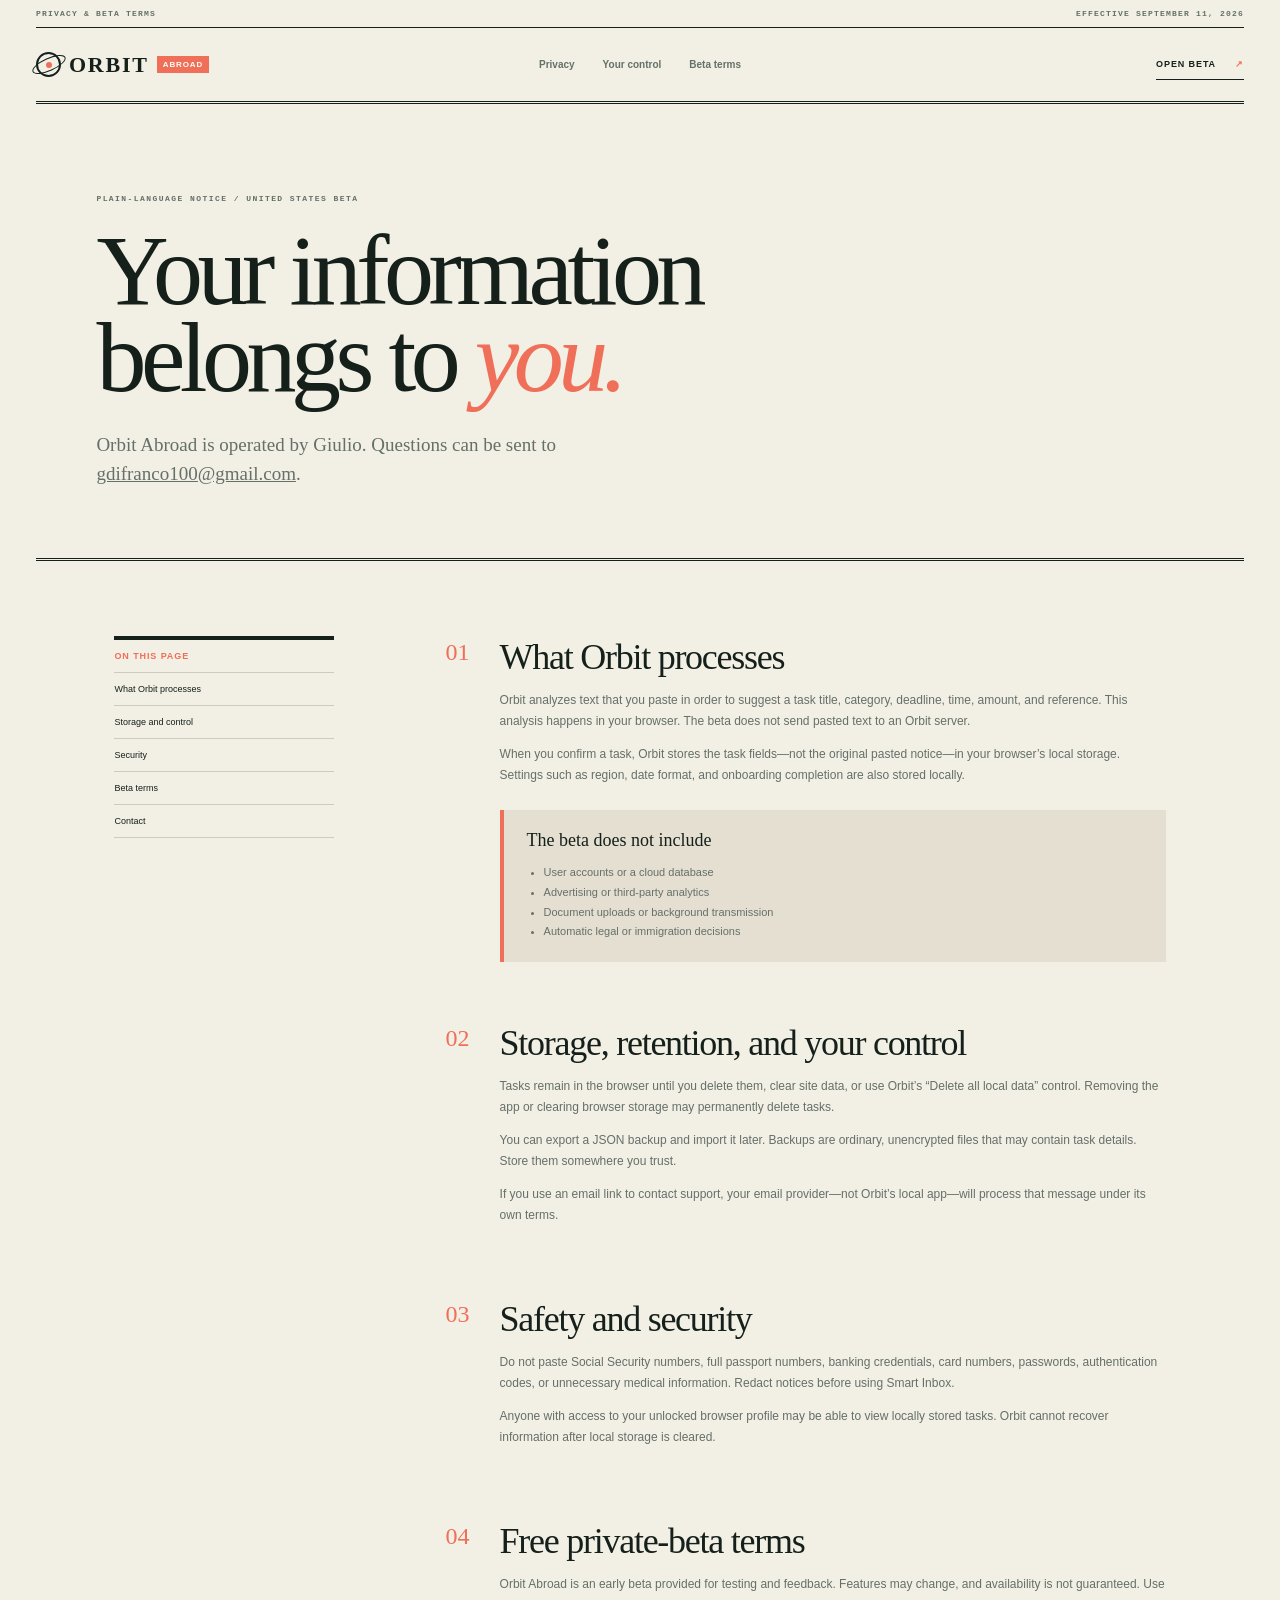
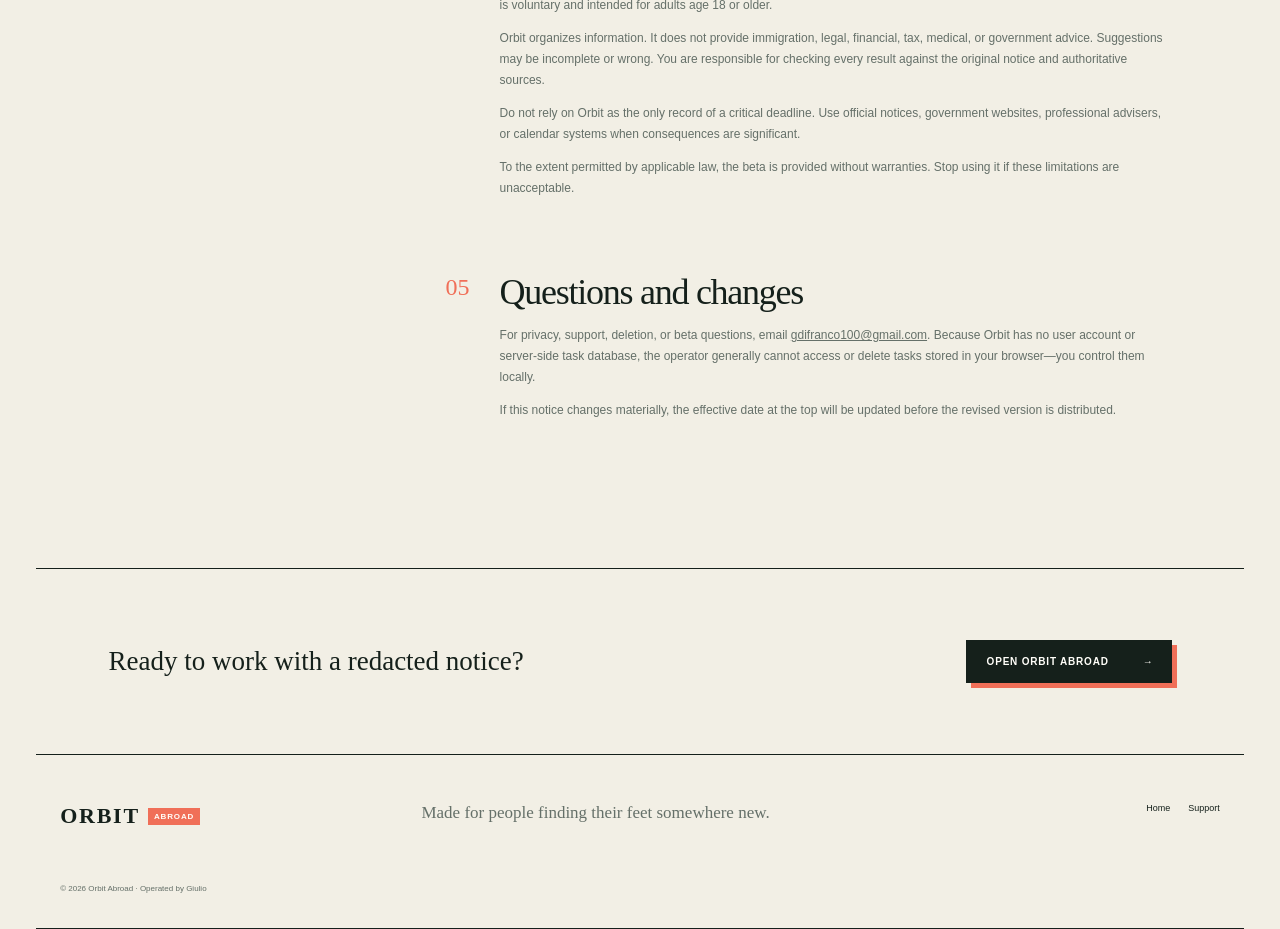
<file: privacy.html>
<!doctype html>
<html lang="en-US">
<head>
  <meta charset="utf-8">
  <meta name="viewport" content="width=device-width, initial-scale=1">
  <meta name="description" content="Plain-language privacy notice and beta limitations for Orbit Abroad.">
  <meta http-equiv="Content-Security-Policy" content="default-src 'self'; script-src 'self'; style-src 'self'; img-src 'self' data:; connect-src 'self'; object-src 'none'; base-uri 'self'; form-action 'self' mailto:">
  <meta name="referrer" content="no-referrer">
  <meta name="theme-color" content="#f2efe5">
  <title>Privacy & beta terms — Orbit Abroad</title>
  <link rel="canonical" href="https://gdifranco1.github.io/orbit-abroad/privacy.html">
  <link rel="icon" href="assets/icon.svg" type="image/svg+xml">
  <link rel="stylesheet" href="site.css">
</head>
<body>
  <a class="skip-link" href="#main">Skip to main content</a>
  <div class="page-frame">
    <div class="edition-line"><span>Privacy & beta terms</span><span>Effective September 11, 2026</span></div>
    <header class="site-header">
      <a class="brand" href="index.html" aria-label="Orbit Abroad home"><span class="brand-orbit"><i></i></span><strong>ORBIT</strong><em>ABROAD</em></a>
      <nav aria-label="Privacy navigation"><a href="#privacy">Privacy</a><a href="#control">Your control</a><a href="#terms">Beta terms</a></nav>
      <a class="header-cta" href="app.html">Open beta <span>↗</span></a>
    </header>

    <main id="main" class="policy-page">
      <header class="policy-hero">
        <p class="section-label">PLAIN-LANGUAGE NOTICE / UNITED STATES BETA</p>
        <h1>Your information<br>belongs to <em>you.</em></h1>
        <p>Orbit Abroad is operated by Giulio. Questions can be sent to <a href="mailto:gdifranco100@gmail.com">gdifranco100@gmail.com</a>.</p>
      </header>

      <div class="policy-layout">
        <aside><strong>On this page</strong><a href="#privacy">What Orbit processes</a><a href="#control">Storage and control</a><a href="#security">Security</a><a href="#terms">Beta terms</a><a href="#contact">Contact</a></aside>
        <article>
          <section id="privacy"><span>01</span><h2>What Orbit processes</h2><p>Orbit analyzes text that you paste in order to suggest a task title, category, deadline, time, amount, and reference. This analysis happens in your browser. The beta does not send pasted text to an Orbit server.</p><p>When you confirm a task, Orbit stores the task fields—not the original pasted notice—in your browser’s local storage. Settings such as region, date format, and onboarding completion are also stored locally.</p><div class="policy-callout"><strong>The beta does not include</strong><ul><li>User accounts or a cloud database</li><li>Advertising or third-party analytics</li><li>Document uploads or background transmission</li><li>Automatic legal or immigration decisions</li></ul></div></section>
          <section id="control"><span>02</span><h2>Storage, retention, and your control</h2><p>Tasks remain in the browser until you delete them, clear site data, or use Orbit’s “Delete all local data” control. Removing the app or clearing browser storage may permanently delete tasks.</p><p>You can export a JSON backup and import it later. Backups are ordinary, unencrypted files that may contain task details. Store them somewhere you trust.</p><p>If you use an email link to contact support, your email provider—not Orbit’s local app—will process that message under its own terms.</p></section>
          <section id="security"><span>03</span><h2>Safety and security</h2><p>Do not paste Social Security numbers, full passport numbers, banking credentials, card numbers, passwords, authentication codes, or unnecessary medical information. Redact notices before using Smart Inbox.</p><p>Anyone with access to your unlocked browser profile may be able to view locally stored tasks. Orbit cannot recover information after local storage is cleared.</p></section>
          <section id="terms"><span>04</span><h2>Free private-beta terms</h2><p>Orbit Abroad is an early beta provided for testing and feedback. Features may change, and availability is not guaranteed. Use is voluntary and intended for adults age 18 or older.</p><p>Orbit organizes information. It does not provide immigration, legal, financial, tax, medical, or government advice. Suggestions may be incomplete or wrong. You are responsible for checking every result against the original notice and authoritative sources.</p><p>Do not rely on Orbit as the only record of a critical deadline. Use official notices, government websites, professional advisers, or calendar systems when consequences are significant.</p><p>To the extent permitted by applicable law, the beta is provided without warranties. Stop using it if these limitations are unacceptable.</p></section>
          <section id="contact"><span>05</span><h2>Questions and changes</h2><p>For privacy, support, deletion, or beta questions, email <a href="mailto:gdifranco100@gmail.com">gdifranco100@gmail.com</a>. Because Orbit has no user account or server-side task database, the operator generally cannot access or delete tasks stored in your browser—you control them locally.</p><p>If this notice changes materially, the effective date at the top will be updated before the revised version is distributed.</p></section>
        </article>
      </div>
      <section class="policy-return"><p>Ready to work with a redacted notice?</p><a class="primary-cta" href="app.html">Open Orbit Abroad <span>→</span></a></section>
    </main>

    <footer><a class="brand footer-brand" href="index.html"><strong>ORBIT</strong><em>ABROAD</em></a><p>Made for people finding their feet somewhere new.</p><div><a href="index.html">Home</a><a href="mailto:gdifranco100@gmail.com">Support</a></div><small>© 2026 Orbit Abroad · Operated by Giulio</small></footer>
  </div>
</body>
</html>
</file>
<file: site.css>
:root {
  --paper:#f2efe5; --paper-2:#e5dfd1; --ink:#15201b; --muted:#657069;
  --coral:#f06f58; --sage:#86a795; --white:#fffef9; --line:rgba(21,32,27,.17);
}
*{box-sizing:border-box} html{scroll-behavior:smooth} body{margin:0;min-width:320px;color:var(--ink);background:var(--paper);font-family:Inter,ui-sans-serif,-apple-system,BlinkMacSystemFont,"Segoe UI",sans-serif;-webkit-font-smoothing:antialiased} a{color:inherit} .skip-link{position:fixed;z-index:20;left:12px;top:-80px;padding:10px 14px;color:var(--white);background:var(--ink)}.skip-link:focus{top:12px}.page-frame{max-width:1320px;margin:auto;padding:0 36px}.edition-line{height:28px;display:flex;align-items:center;justify-content:space-between;border-bottom:1px solid var(--ink);color:var(--muted);font-family:ui-monospace,monospace;font-size:8px;font-weight:800;letter-spacing:.15em;text-transform:uppercase}.site-header{height:76px;display:grid;grid-template-columns:1fr auto 1fr;align-items:center;border-bottom:3px double var(--ink)}.brand{display:inline-flex;align-items:center;gap:8px;width:max-content;text-decoration:none}.brand strong{font-family:Georgia,serif;font-size:22px;letter-spacing:.08em}.brand em{padding:4px 6px;color:var(--white);background:var(--coral);font-size:8px;font-style:normal;font-weight:900;letter-spacing:.11em}.brand-orbit{position:relative;width:25px;height:25px;display:grid;place-items:center;border:2px solid var(--ink);border-radius:50%}.brand-orbit:after{content:"";position:absolute;width:34px;height:11px;border:1.5px solid var(--ink);border-radius:50%;transform:rotate(-24deg)}.brand-orbit i{width:6px;height:6px;border-radius:50%;background:var(--coral)}nav{display:flex;gap:28px}nav a{color:var(--muted);font-size:10px;font-weight:750;text-decoration:none}nav a:hover{color:var(--coral)}.header-cta{justify-self:end;padding:10px 0;border-bottom:1px solid var(--ink);font-size:9px;font-weight:850;letter-spacing:.1em;text-decoration:none;text-transform:uppercase}.header-cta span{margin-left:16px;color:var(--coral)}
.section-label{margin:0 0 24px;color:var(--muted);font-family:ui-monospace,monospace;font-size:8px;font-weight:850;letter-spacing:.18em}.section-label.inverse{color:#809087}.hero{min-height:640px;display:grid;grid-template-columns:minmax(0,1.08fr) minmax(390px,.92fr);gap:8%;align-items:center;padding:78px 3% 72px;border-bottom:1px solid var(--ink)}h1,h2{margin:0;font-family:Georgia,"Times New Roman",serif;font-weight:500;letter-spacing:-.055em}h1{max-width:710px;font-size:clamp(63px,7.7vw,104px);line-height:.87}h1 em,h2 em{color:var(--coral);font-weight:500}.lede{max-width:585px;margin:30px 0 0;padding-left:74px;position:relative;color:var(--muted);font-size:16px;line-height:1.65}.lede:before{content:"";position:absolute;left:0;top:13px;width:50px;height:1px;background:var(--coral)}.hero-actions{display:flex;align-items:center;gap:24px;margin:32px 0 0 74px}.primary-cta{display:inline-flex;align-items:center;gap:34px;padding:15px 17px 15px 20px;border:1px solid var(--ink);color:var(--white);background:var(--ink);box-shadow:5px 5px 0 var(--coral);font-size:10px;font-weight:850;letter-spacing:.08em;text-decoration:none;text-transform:uppercase;transition:.2s}.primary-cta:hover{transform:translate(-2px,-2px);box-shadow:8px 8px 0 var(--coral)}.text-link{font-size:10px;font-weight:800;text-decoration:none;border-bottom:1px solid currentColor;padding-bottom:4px}.micro-trust{margin:25px 0 0 74px;color:var(--muted);font-size:9px}.micro-trust i{display:inline-block;width:6px;height:6px;margin-right:7px;border-radius:50%;background:var(--sage);box-shadow:0 0 0 4px rgba(134,167,149,.16)}
.product-story{position:relative;padding:0 24px 22px;color:var(--white);background:var(--ink);box-shadow:13px 13px 0 var(--coral);transform:rotate(1deg)}.story-mast{height:41px;display:flex;align-items:center;justify-content:space-between;border-bottom:1px solid rgba(255,255,255,.18);color:#89958e;font-family:ui-monospace,monospace;font-size:7px;letter-spacing:.14em}.notice-copy{padding:25px 4px 21px}.notice-copy small{color:#8f9c94;font-family:ui-monospace,monospace;font-size:7px;letter-spacing:.12em}.notice-copy p{margin:14px 0 0;font-family:Georgia,serif;font-size:18px;line-height:1.55}.notice-copy mark{padding:0 2px;color:var(--white);background:linear-gradient(transparent 62%,rgba(240,111,88,.56) 62%)}.extraction-line{display:flex;align-items:center;gap:12px;color:var(--coral);font-size:7px;font-weight:900;letter-spacing:.16em}.extraction-line i{height:1px;flex:1;background:rgba(255,255,255,.17)}.extraction-grid{display:grid;grid-template-columns:1fr 1fr;margin:13px 0 0;border-top:1px solid rgba(255,255,255,.15);border-left:1px solid rgba(255,255,255,.15)}.extraction-grid div{padding:13px;border-right:1px solid rgba(255,255,255,.15);border-bottom:1px solid rgba(255,255,255,.15)}.extraction-grid dt{color:#7f8d84;font-size:7px;letter-spacing:.1em;text-transform:uppercase}.extraction-grid dd{margin:5px 0 0;font-size:11px;font-weight:750}.story-footer{display:flex;justify-content:space-between;margin-top:17px;color:#7f8d84;font-size:7px;text-transform:uppercase;letter-spacing:.08em}
.proof-strip{display:grid;grid-template-columns:repeat(3,1fr);border-bottom:3px double var(--ink)}.proof-strip p{display:flex;align-items:center;gap:15px;margin:0;padding:24px 28px;border-right:1px solid var(--line)}.proof-strip p:last-child{border-right:0}.proof-strip strong{font-family:Georgia,serif;color:var(--coral);font-size:26px;font-weight:500}.proof-strip span{font-size:9px;font-weight:800;letter-spacing:.07em;text-transform:uppercase}.problem-section{padding:105px 3%}.section-intro{display:grid;grid-template-columns:1fr 2fr;align-items:start;margin-bottom:54px}.section-intro h2{max-width:750px;font-size:clamp(43px,6vw,73px);line-height:.93}.problem-grid{display:grid;grid-template-columns:repeat(3,1fr);border-top:1px solid var(--ink);border-bottom:1px solid var(--ink)}.problem-grid article{min-height:260px;padding:27px 28px;border-right:1px solid var(--line)}.problem-grid article:last-child{border-right:0}.problem-grid article>span{color:var(--coral);font-size:8px;font-weight:900;letter-spacing:.15em}.problem-grid h3{margin:60px 0 13px;font-family:Georgia,serif;font-size:24px;font-weight:500;line-height:1.08}.problem-grid p{margin:0;color:var(--muted);font-size:11px;line-height:1.65}
.how-section{display:grid;grid-template-columns:1fr 1fr;gap:10%;padding:85px 6%;color:var(--white);background:var(--ink);box-shadow:12px 12px 0 var(--coral)}.how-heading h2{font-size:clamp(48px,6vw,75px);line-height:.9}.steps{list-style:none;margin:0;padding:0;border-top:1px solid rgba(255,255,255,.2)}.steps li{display:grid;grid-template-columns:44px 1fr;gap:15px;padding:22px 0;border-bottom:1px solid rgba(255,255,255,.16)}.steps li>span{color:var(--coral);font-family:Georgia,serif;font-size:24px}.steps h3{margin:0 0 7px;font-family:Georgia,serif;font-size:20px;font-weight:500}.steps p{margin:0;color:#98a49d;font-size:10px;line-height:1.6}.privacy-section{display:grid;grid-template-columns:1.05fr .95fr;gap:12%;padding:125px 5%}.privacy-statement h2{font-size:clamp(49px,6vw,78px);line-height:.9}.privacy-details>p{margin:45px 0 25px;color:var(--muted);font-family:Georgia,serif;font-size:20px;line-height:1.45}.privacy-details ul{list-style:none;margin:0 0 30px;padding:0}.privacy-details li{padding:11px 0;border-top:1px solid var(--line);font-size:10px}.privacy-details li span{margin-right:10px;color:var(--sage)}.final-cta{padding:85px 7%;text-align:center;color:var(--white);background:var(--coral)}.final-cta h2{font-size:clamp(53px,7vw,90px);line-height:.88}.final-cta h2 em{color:var(--ink)}.final-cta .primary-cta{margin-top:35px}.primary-cta.light{color:var(--ink);background:var(--white);box-shadow:6px 6px 0 var(--ink)}.final-cta small{display:block;max-width:550px;margin:25px auto 0;color:rgba(21,32,27,.65);font-size:8px}footer{display:grid;grid-template-columns:1fr 1.3fr 1fr;align-items:start;gap:25px;padding:48px 2% 35px;border-bottom:1px solid var(--ink)}footer p{margin:0;color:var(--muted);font-family:Georgia,serif;font-size:17px}footer>div{display:flex;justify-content:flex-end;gap:18px}footer a{font-size:9px;text-decoration:none}footer>small{grid-column:1/-1;margin-top:30px;color:var(--muted);font-size:8px}
.policy-hero{padding:90px 5% 70px;border-bottom:3px double var(--ink)}.policy-hero h1{font-size:clamp(58px,8vw,100px)}.policy-hero>p:last-child{max-width:650px;margin:30px 0 0;color:var(--muted);font-family:Georgia,serif;font-size:19px;line-height:1.5}.policy-layout{display:grid;grid-template-columns:220px minmax(0,720px);gap:10%;justify-content:center;padding:75px 4%}.policy-layout aside{position:sticky;top:25px;align-self:start;display:grid;border-top:4px solid var(--ink)}.policy-layout aside strong,.policy-layout aside a{padding:11px 0;border-bottom:1px solid var(--line);font-size:9px;text-decoration:none}.policy-layout aside strong{color:var(--coral);letter-spacing:.1em;text-transform:uppercase}.policy-layout article section{position:relative;padding:0 0 60px 54px}.policy-layout article section>span{position:absolute;left:0;top:3px;color:var(--coral);font-family:Georgia,serif;font-size:24px}.policy-layout article h2{font-size:36px;letter-spacing:-.035em}.policy-layout article p{color:var(--muted);font-size:12px;line-height:1.75}.policy-callout{margin-top:24px;padding:20px 23px;border-left:4px solid var(--coral);background:var(--paper-2)}.policy-callout strong{font-family:Georgia,serif;font-size:18px;font-weight:500}.policy-callout ul{margin:12px 0 0;padding-left:17px;color:var(--muted);font-size:11px;line-height:1.8}.policy-return{display:flex;align-items:center;justify-content:space-between;padding:50px 6%;border-top:1px solid var(--ink);border-bottom:1px solid var(--ink)}.policy-return p{font-family:Georgia,serif;font-size:27px}
@media(max-width:820px){.page-frame{padding:0 16px}.edition-line{display:none}.site-header{grid-template-columns:1fr auto;height:70px}.site-header nav{display:none}.hero{min-height:0;grid-template-columns:1fr;gap:65px;padding:64px 2% 75px}h1{font-size:clamp(56px,15vw,82px)}.lede{padding-left:0}.lede:before{display:none}.hero-actions,.micro-trust{margin-left:0}.product-story{margin-right:10px}.proof-strip{grid-template-columns:1fr}.proof-strip p{border-right:0;border-bottom:1px solid var(--line)}.section-intro,.how-section,.privacy-section{grid-template-columns:1fr}.problem-section{padding:80px 2%}.problem-grid{grid-template-columns:1fr}.problem-grid article{min-height:190px;border-right:0;border-bottom:1px solid var(--line)}.problem-grid h3{margin-top:36px}.how-section{gap:55px;padding:65px 25px;margin-right:8px}.privacy-section{gap:25px;padding:90px 3%}.privacy-details>p{margin-top:10px}footer{grid-template-columns:1fr}footer>div{justify-content:flex-start}footer>small{grid-column:1}}
@media(max-width:820px){.policy-hero{padding:65px 2% 50px}.policy-layout{grid-template-columns:1fr;padding:50px 2%}.policy-layout aside{display:none}.policy-layout article section{padding-left:38px}.policy-return{align-items:flex-start;flex-direction:column;gap:20px}}
@media(max-width:450px){.header-cta{font-size:8px}.brand-orbit{display:none}.hero-actions{align-items:flex-start;flex-direction:column}.product-story{padding:0 17px 17px}.extraction-grid{grid-template-columns:1fr}.final-cta{padding:70px 18px}}
@media(prefers-reduced-motion:reduce){*{scroll-behavior:auto!important;transition:none!important}}
</file>
<file: app.css>
:root {
  --paper: #f4f1e8;
  --paper-deep: #e9e4d7;
  --ink: #17211d;
  --muted: #68716b;
  --line: rgba(23, 33, 29, .14);
  --coral: #f2765f;
  --coral-soft: #f9d8ce;
  --sage: #8ba796;
  --sage-soft: #dce7dd;
  --white: #fffefa;
  --shadow: 0 24px 70px rgba(35, 43, 38, .14);
}

* { box-sizing: border-box; }
html { scroll-behavior: smooth; }
body {
  margin: 0;
  min-width: 320px;
  color: var(--ink);
  background: var(--paper);
  font-family: Inter, ui-sans-serif, -apple-system, BlinkMacSystemFont, "Segoe UI", sans-serif;
  -webkit-font-smoothing: antialiased;
}
button, input, select, textarea { font: inherit; }
button { color: inherit; }
button:focus-visible, input:focus-visible, select:focus-visible, textarea:focus-visible {
  outline: 3px solid rgba(242, 118, 95, .35);
  outline-offset: 2px;
}

.app-shell { max-width: 1180px; margin: 0 auto; padding: 0 28px 64px; }
.topbar {
  height: 86px; display: flex; align-items: center; justify-content: space-between;
  border-bottom: 1px solid var(--line);
}
.brand { display: inline-flex; align-items: center; gap: 11px; color: var(--ink); text-decoration: none; font-weight: 760; font-size: 20px; letter-spacing: -.03em; }
.brand-mark { width: 29px; height: 29px; border: 2px solid var(--ink); border-radius: 50%; position: relative; display: grid; place-items: center; }
.brand-mark::before { content: ""; position: absolute; width: 38px; height: 13px; border: 1.5px solid var(--ink); border-radius: 50%; transform: rotate(-25deg); }
.brand-mark span { width: 7px; height: 7px; background: var(--coral); border-radius: 50%; }
.plus-badge { margin-left: -4px; padding: 3px 6px; border-radius: 5px; color: var(--white); background: var(--coral); font-size: 8px; letter-spacing: .12em; }
.header-actions { display: flex; align-items: center; gap: 10px; }
.button { border: 0; border-radius: 999px; padding: 11px 18px; cursor: pointer; font-weight: 700; transition: transform .18s ease, box-shadow .18s ease, background .18s ease; }
.button:hover { transform: translateY(-1px); }
.button-dark { color: var(--white); background: var(--ink); box-shadow: 0 8px 20px rgba(23,33,29,.16); }
.button-dark:hover { box-shadow: 0 12px 24px rgba(23,33,29,.22); }
.button-coral { color: var(--white); background: var(--coral); box-shadow: 0 8px 20px rgba(242,118,95,.2); }
.button-coral:hover { box-shadow: 0 12px 25px rgba(242,118,95,.3); }
.button-quiet { background: transparent; border: 1px solid var(--line); }
.button-quiet:hover { background: rgba(255,255,255,.45); }

.hero { min-height: 380px; padding: 72px 4% 55px; display: flex; align-items: center; justify-content: space-between; overflow: hidden; }
.eyebrow { margin: 0 0 14px; color: var(--coral); font-size: 11px; font-weight: 850; letter-spacing: .16em; text-transform: uppercase; }
h1 { margin: 0; max-width: 690px; font-family: Georgia, "Times New Roman", serif; font-size: clamp(50px, 7.2vw, 86px); line-height: .92; letter-spacing: -.055em; font-weight: 500; }
h1 em { color: var(--coral); font-weight: 500; }
.hero-copy { max-width: 540px; margin: 27px 0 0; color: var(--muted); font-size: 17px; line-height: 1.65; }
.hero-orbit { flex: 0 0 260px; width: 260px; height: 260px; margin-left: 20px; border: 1px solid var(--line); border-radius: 50%; position: relative; transform: rotate(-16deg); }
.hero-orbit::before, .hero-orbit::after { content: ""; position: absolute; inset: 34px; border: 1px solid var(--line); border-radius: 50%; }
.hero-orbit::after { inset: 76px; }
.planet { position: absolute; left: 50%; top: 50%; width: 66px; height: 66px; transform: translate(-50%,-50%); border-radius: 50%; background: var(--ink); box-shadow: inset -13px -8px 0 rgba(255,255,255,.08), 0 18px 40px rgba(23,33,29,.22); }
.moon { position: absolute; border-radius: 50%; }
.moon-one { width: 22px; height: 22px; background: var(--coral); left: 22px; top: 82px; }
.moon-two { width: 11px; height: 11px; background: var(--sage); right: 32px; bottom: 58px; }

.smart-inbox { margin-bottom: 22px; padding: 36px 38px 38px; border: 1px solid var(--line); border-radius: 22px; color: var(--white); background: var(--ink); box-shadow: 0 22px 55px rgba(23,33,29,.18); }
.smart-heading { display: flex; align-items: start; justify-content: space-between; gap: 24px; }
.smart-heading h2 { margin: 0; font-family: Georgia, serif; font-size: clamp(27px, 4vw, 40px); font-weight: 500; letter-spacing: -.035em; }
.local-pill { display: inline-flex; align-items: center; gap: 7px; flex: 0 0 auto; padding: 8px 11px; border: 1px solid rgba(255,255,255,.14); border-radius: 999px; color: #b9c3bd; font-size: 9px; font-weight: 800; letter-spacing: .07em; text-transform: uppercase; }
.local-pill i { width: 6px; height: 6px; border-radius: 50%; background: #94c7a6; box-shadow: 0 0 8px #94c7a6; }
.smart-grid { display: grid; grid-template-columns: minmax(0,1.04fr) minmax(0,.96fr); gap: 18px; margin-top: 28px; }
.paste-panel, .review-panel { min-height: 294px; padding: 22px; border: 1px solid rgba(255,255,255,.13); border-radius: 14px; background: rgba(255,255,255,.045); }
.paste-panel label { display: block; margin-bottom: 10px; color: #c8d0ca; font-size: 10px; font-weight: 800; letter-spacing: .08em; text-transform: uppercase; }
.paste-panel textarea { width: 100%; min-height: 145px; padding: 14px; border: 1px solid rgba(255,255,255,.14); border-radius: 10px; outline: 0; color: var(--white); background: rgba(0,0,0,.2); font-size: 13px; line-height: 1.6; resize: vertical; }
.paste-panel textarea:focus { border-color: var(--coral); box-shadow: 0 0 0 3px rgba(242,118,95,.14); }
.paste-panel textarea::placeholder { color: #78827c; }
.paste-actions { display: flex; align-items: center; justify-content: space-between; gap: 14px; margin-top: 13px; }
.text-action { padding: 8px 0; border: 0; border-bottom: 1px solid rgba(255,255,255,.22); color: #aeb7b1; background: transparent; cursor: pointer; font-size: 11px; }
.text-action:hover { color: var(--white); }
.smart-privacy { margin: 15px 0 0; color: #7f8a84; font-size: 9px; }
.review-panel { display: flex; flex-direction: column; }
.review-empty { max-width: 255px; margin: auto; text-align: center; color: #86918a; }
.review-empty .scan-mark { display: grid; place-items: center; width: 48px; height: 48px; margin: 0 auto 13px; border: 1px solid rgba(255,255,255,.14); border-radius: 50%; color: var(--coral); font-size: 26px; }
.review-empty strong { display: block; margin-bottom: 7px; color: #dfe5e0; font-family: Georgia, serif; font-size: 19px; font-weight: 500; }
.review-empty p { margin: 0; font-size: 11px; line-height: 1.55; }
.review-topline { display: flex; align-items: center; justify-content: space-between; gap: 15px; margin-bottom: 15px; }
.review-topline p { margin: 0; color: #9ba69f; font-size: 9px; font-weight: 800; letter-spacing: .12em; text-transform: uppercase; }
.confidence { display: flex; align-items: center; gap: 7px; color: #c6cec8; font-size: 9px; }
.confidence-meter { width: 54px; height: 4px; overflow: hidden; border-radius: 99px; background: rgba(255,255,255,.12); }
.confidence-meter i { display: block; height: 100%; border-radius: inherit; background: var(--coral); }
.finding-list { display: flex; gap: 6px; margin-bottom: 15px; overflow: hidden; }
.finding-chip { max-width: 120px; padding: 5px 7px; overflow: hidden; border-radius: 5px; color: #cbd3cd; background: rgba(255,255,255,.08); font-size: 8px; text-overflow: ellipsis; white-space: nowrap; }
.smart-fields { display: grid; grid-template-columns: 1fr 1fr; gap: 10px; }
.smart-field { display: grid; gap: 5px; color: #8e9992; font-size: 8px; font-weight: 800; letter-spacing: .08em; text-transform: uppercase; }
.smart-field.wide { grid-column: 1/-1; }
.smart-field input, .smart-field select { width: 100%; min-width: 0; padding: 9px 10px; border: 1px solid rgba(255,255,255,.13); border-radius: 7px; color: var(--white); background: #222c27; font-size: 11px; font-weight: 600; letter-spacing: normal; text-transform: none; }
.smart-field input:focus, .smart-field select:focus { border-color: var(--coral); outline: 0; }
.smart-warning { margin: 9px 0 0; color: #ffc2b6; font-size: 9px; }
.review-actions { display: flex; align-items: center; justify-content: space-between; gap: 10px; margin-top: auto; padding-top: 15px; }
.review-actions .button { padding: 9px 14px; font-size: 11px; }
.review-actions small { color: #7f8a84; font-size: 8px; }

.stats { display: grid; grid-template-columns: repeat(3, 1fr); background: rgba(255,254,250,.64); border: 1px solid var(--line); border-radius: 22px 22px 0 0; }
.stats article { position: relative; padding: 27px 32px; border-right: 1px solid var(--line); }
.stats article:last-child { border-right: 0; }
.stats strong { display: block; margin-left: 18px; font-family: Georgia, serif; font-size: 34px; font-weight: 500; }
.stats p { margin: 3px 0 0 18px; color: var(--muted); font-size: 13px; }
.stat-dot { position: absolute; top: 35px; left: 30px; width: 7px; height: 7px; border-radius: 50%; }
.coral { background: var(--coral); }.ink { background: var(--ink); }.sage { background: var(--sage); }

.workspace { min-height: 420px; padding: 42px 40px; background: var(--white); border: 1px solid var(--line); border-top: 0; border-radius: 0 0 22px 22px; box-shadow: var(--shadow); }
.section-heading, .controls { display: flex; align-items: end; justify-content: space-between; gap: 24px; }
.section-heading h2, .dialog-heading h2 { margin: 0; font-family: Georgia, serif; font-size: 31px; font-weight: 500; letter-spacing: -.025em; }
.search-field { display: flex; align-items: center; gap: 7px; width: 230px; padding: 8px 12px; border-bottom: 1px solid var(--line); color: var(--muted); }
.search-field input { width: 100%; border: 0; outline: 0; background: transparent; }
.controls { margin-top: 38px; padding-bottom: 16px; border-bottom: 1px solid var(--line); }
.sample-notice { display: flex; align-items: center; justify-content: space-between; gap: 20px; margin-top: 28px; padding: 14px 16px; border-left: 4px solid var(--coral); background: var(--paper); }
.sample-notice div { display: grid; gap: 3px; }
.sample-notice strong { font-family: Georgia, serif; font-size: 17px; font-weight: 500; }
.sample-notice span { color: var(--muted); font-size: 11px; line-height: 1.45; }
.sample-notice .mini-button { flex: 0 0 auto; min-height: 40px; border: 1px solid var(--line); }
.tabs { display: flex; gap: 6px; flex-wrap: wrap; }
.tab { padding: 8px 14px; border: 0; border-radius: 999px; background: transparent; color: var(--muted); cursor: pointer; font-size: 13px; font-weight: 700; }
.tab:hover { background: var(--paper); }
.tab.active { color: var(--white); background: var(--ink); }
.select-wrap { display: flex; align-items: center; gap: 9px; color: var(--muted); font-size: 12px; font-weight: 700; }
.select-wrap select { border: 0; border-bottom: 1px solid var(--line); padding: 7px 22px 7px 5px; background: transparent; color: var(--ink); }
.data-actions { display: flex; align-items: center; gap: 5px; margin-left: auto; }
.data-actions .mini-button { padding: 7px 8px; border: 1px solid var(--line); text-decoration: none; }
.import-label { cursor: pointer; }
.task-list { display: grid; gap: 11px; padding-top: 18px; }
.task-card { display: grid; grid-template-columns: auto minmax(0,1fr) auto; align-items: center; gap: 17px; padding: 18px 20px; border: 1px solid var(--line); border-radius: 14px; background: var(--white); transition: transform .18s ease, box-shadow .18s ease, border .18s ease; animation: rise .3s ease both; }
.task-card:hover { transform: translateY(-2px); border-color: rgba(23,33,29,.26); box-shadow: 0 12px 28px rgba(35,43,38,.08); }
.task-card.is-complete { opacity: .62; }
.task-card.is-complete .task-title { text-decoration: line-through; }
.check-button { width: 25px; height: 25px; display: grid; place-items: center; border: 1.5px solid var(--sage); border-radius: 50%; background: transparent; color: transparent; cursor: pointer; }
.check-button:hover, .is-complete .check-button { color: var(--white); background: var(--sage); }
.task-main { min-width: 0; }
.task-topline { display: flex; align-items: center; gap: 9px; flex-wrap: wrap; }
.category-pill { padding: 4px 8px; border-radius: 999px; background: var(--paper); color: var(--muted); font-size: 9px; font-weight: 850; letter-spacing: .1em; text-transform: uppercase; }
.sample-pill { padding: 4px 7px; color: #9f4435; background: var(--coral-soft); font-size: 8px; font-weight: 850; letter-spacing: .1em; text-transform: uppercase; }
.task-title { margin: 0; font-size: 15px; font-weight: 780; overflow-wrap: anywhere; }
.task-note { margin: 5px 0 0; color: var(--muted); font-size: 12px; white-space: nowrap; overflow: hidden; text-overflow: ellipsis; }
.task-side { min-width: 135px; text-align: right; }
.due-label { display: block; font-size: 12px; font-weight: 780; }
.due-label.overdue { color: #c84f3c; }
.due-label.soon { color: var(--coral); }
.task-actions { display: flex; justify-content: flex-end; gap: 2px; margin-top: 5px; opacity: 0; transition: opacity .18s; }
.task-card:hover .task-actions, .task-card:focus-within .task-actions { opacity: 1; }
.mini-button { border: 0; padding: 4px 6px; color: var(--muted); background: transparent; cursor: pointer; font-size: 11px; }
.mini-button:hover { color: var(--ink); text-decoration: underline; }
.empty-state { padding: 65px 20px; text-align: center; color: var(--muted); }
.empty-state strong { display: block; margin-bottom: 7px; color: var(--ink); font-family: Georgia, serif; font-size: 23px; font-weight: 500; }

#taskDialog { width: min(620px, calc(100% - 28px)); padding: 0; border: 0; border-radius: 22px; color: var(--ink); background: var(--white); box-shadow: 0 28px 90px rgba(23,33,29,.3); }
#taskDialog::backdrop { background: rgba(23,33,29,.48); backdrop-filter: blur(3px); }
#taskForm { padding: 31px; }
.dialog-heading { display: flex; align-items: start; justify-content: space-between; margin-bottom: 27px; }
.icon-button { width: 44px; height: 44px; border: 1px solid var(--line); border-radius: 50%; background: transparent; cursor: pointer; font-size: 22px; line-height: 1; }
.field-grid { display: grid; grid-template-columns: 1fr 1fr; gap: 15px; }
.field { display: grid; gap: 7px; color: var(--muted); font-size: 11px; font-weight: 800; letter-spacing: .04em; text-transform: uppercase; }
.field-wide { margin-bottom: 15px; }
.field input, .field select, .field textarea { width: 100%; padding: 12px 13px; border: 1px solid var(--line); border-radius: 9px; color: var(--ink); background: var(--paper); font-size: 14px; font-weight: 500; letter-spacing: normal; text-transform: none; resize: vertical; }
.field small { font-weight: 500; text-transform: none; }
.privacy-note { margin: 17px 0 0; color: var(--muted); font-size: 11px; }
.dialog-actions { display: flex; justify-content: flex-end; gap: 9px; margin-top: 21px; }
.toast { position: fixed; left: 50%; bottom: 25px; z-index: 10; padding: 11px 17px; border-radius: 999px; color: var(--white); background: var(--ink); box-shadow: var(--shadow); font-size: 13px; font-weight: 700; opacity: 0; transform: translate(-50%, 20px); pointer-events: none; transition: .25s ease; }
.toast.show { opacity: 1; transform: translate(-50%,0); }
@keyframes rise { from { opacity: 0; transform: translateY(7px); } }

/* Editorial command-center layer */
body {
  background:
    linear-gradient(90deg, transparent 0, transparent calc(50% - .5px), rgba(23,33,29,.035) 50%, transparent calc(50% + .5px)),
    var(--paper);
}
.app-shell { max-width: 1280px; padding: 0 34px 72px; }
.edition-bar { height: 27px; display: flex; align-items: center; justify-content: space-between; border-bottom: 1px solid var(--ink); color: var(--muted); font-family: ui-monospace, SFMono-Regular, Menlo, monospace; font-size: 8px; font-weight: 700; letter-spacing: .14em; text-transform: uppercase; }
.topbar { height: 73px; border-bottom: 3px double var(--ink); }
.brand { font-family: Georgia, serif; font-size: 23px; letter-spacing: .08em; }
.brand-mark { width: 25px; height: 25px; }
.brand-mark::before { width: 34px; height: 11px; }
.button { border-radius: 2px; text-transform: uppercase; letter-spacing: .075em; font-size: 10px; }
.button-dark { box-shadow: 4px 4px 0 var(--coral); }
.button-dark:hover { box-shadow: 6px 6px 0 var(--coral); transform: translate(-1px,-1px); }
.button-coral { box-shadow: 4px 4px 0 rgba(255,255,255,.14); }
.section-number { margin: 0 0 24px; color: var(--muted); font-family: ui-monospace, SFMono-Regular, Menlo, monospace; font-size: 8px; font-weight: 800; letter-spacing: .17em; }
.section-number.inverse { color: #77847d; }
.hero { min-height: 485px; display: grid; grid-template-columns: minmax(0,1fr) 315px; gap: 8%; padding: 72px 2% 65px; border-bottom: 1px solid var(--ink); }
.hero-story { min-width: 0; }
.hero .eyebrow { margin-bottom: 19px; }
h1 { max-width: 800px; font-size: clamp(62px, 8.2vw, 106px); line-height: .86; }
.hero-copy { max-width: 610px; padding-left: 76px; position: relative; font-size: 15px; }
.hero-copy::before { content: ""; position: absolute; left: 0; top: 12px; width: 52px; height: 1px; background: var(--coral); }
.daily-brief { align-self: end; padding: 20px 0 0; border-top: 5px solid var(--ink); border-bottom: 1px solid var(--ink); }
.brief-rule { display: flex; justify-content: space-between; padding-bottom: 9px; border-bottom: 1px solid var(--line); color: var(--muted); font-size: 8px; font-weight: 800; letter-spacing: .13em; text-transform: uppercase; }
.daily-brief > strong { display: block; margin: 23px 0 9px; font-family: Georgia, serif; font-size: 27px; font-weight: 500; line-height: 1.06; letter-spacing: -.025em; }
.daily-brief > p { min-height: 48px; margin: 0; color: var(--muted); font-size: 11px; line-height: 1.55; }
.brief-link { width: 100%; display: flex; justify-content: space-between; margin-top: 22px; padding: 12px 0; border: 0; border-top: 1px solid var(--ink); color: var(--ink); background: transparent; cursor: pointer; font-size: 9px; font-weight: 850; letter-spacing: .1em; text-transform: uppercase; }
.brief-link:hover { color: var(--coral); }

.smart-inbox { position: relative; margin: 24px 0; padding: 44px; overflow: hidden; border: 0; border-radius: 0; background: #131b17; box-shadow: 12px 12px 0 var(--coral); }
.smart-inbox::after { content: "ORBIT / READS LOCALLY / 02"; position: absolute; right: -96px; top: 50%; color: rgba(255,255,255,.045); font-family: ui-monospace, monospace; font-size: 9px; letter-spacing: .18em; transform: rotate(90deg); }
.smart-heading h2 { font-size: clamp(38px, 5vw, 62px); line-height: .93; }
.smart-heading h2 em { color: var(--coral); font-weight: 500; }
.smart-grid { grid-template-columns: minmax(0,1.08fr) minmax(350px,.92fr); gap: 0; margin-top: 38px; border-top: 1px solid rgba(255,255,255,.18); }
.paste-panel, .review-panel { min-height: 365px; padding: 25px 0 0; border: 0; border-radius: 0; background: transparent; }
.paste-panel { padding-right: 30px; }
.review-panel { padding-left: 30px; border-left: 1px solid rgba(255,255,255,.18); }
.document-input { position: relative; overflow: hidden; border: 1px solid rgba(255,255,255,.18); background: #0d120f; }
.document-chrome { height: 29px; display: flex; align-items: center; justify-content: space-between; padding: 0 11px; border-bottom: 1px solid rgba(255,255,255,.12); color: #728078; font-family: ui-monospace, monospace; font-size: 7px; letter-spacing: .1em; }
.paste-panel textarea { min-height: 177px; display: block; padding: 16px; border: 0; border-radius: 0; background: transparent; font-family: ui-monospace, SFMono-Regular, Menlo, monospace; font-size: 11px; line-height: 1.75; }
.paste-panel textarea:focus { box-shadow: inset 3px 0 0 var(--coral); }
.scan-beam { position: absolute; left: 0; right: 0; top: 29px; height: 2px; opacity: 0; background: var(--coral); box-shadow: 0 0 14px var(--coral), 0 10px 34px rgba(242,118,95,.28); pointer-events: none; }
.smart-inbox.is-scanning .scan-beam { opacity: 1; animation: scanDocument 1.2s cubic-bezier(.65,0,.35,1) infinite; }
.smart-inbox.is-scanning textarea { color: #a5aea8; }
.paste-actions { margin-top: 17px; }
.example-picker { display: flex !important; align-items: center; gap: 7px; margin: 0 !important; color: #7f8a84 !important; font-size: 7px !important; }
.example-picker select { max-width: 122px; padding: 7px 20px 7px 8px; border: 1px solid rgba(255,255,255,.14); color: #c9d1cc; background: #1c2621; font-size: 9px; }
.finding-list { flex-wrap: wrap; overflow: visible; }
.finding-chip { position: relative; max-width: 145px; border-radius: 0; animation: editorialReveal .34s ease both; }
.finding-chip::before { content: "+"; margin-right: 4px; color: var(--coral); }
.review-panel.has-result { animation: editorialReveal .4s ease both; }
.smart-field input, .smart-field select { border-radius: 0; background: #1c2621; }
.confidence-meter { border-radius: 0; }
.confidence-meter i { border-radius: 0; }
.analysis-stage { width: 100%; margin: auto 0; }
.analysis-kicker { display: flex; align-items: center; gap: 9px; margin-bottom: 25px; color: var(--coral); font-family: ui-monospace, monospace; font-size: 8px; font-weight: 800; letter-spacing: .16em; text-transform: uppercase; }
.analysis-kicker i { width: 7px; height: 7px; border-radius: 50%; background: var(--coral); box-shadow: 0 0 0 0 rgba(242,118,95,.5); animation: signalPulse 1.1s infinite; }
.analysis-stage > strong { display: block; margin-bottom: 24px; font-family: Georgia, serif; font-size: 25px; font-weight: 500; }
.analysis-steps { border-top: 1px solid rgba(255,255,255,.14); }
.analysis-step { display: grid; grid-template-columns: 25px 1fr auto; gap: 9px; padding: 11px 0; border-bottom: 1px solid rgba(255,255,255,.1); color: #647169; font-family: ui-monospace, monospace; font-size: 8px; letter-spacing: .08em; text-transform: uppercase; transition: color .24s, transform .24s; }
.analysis-step::after { content: "WAITING"; font-size: 7px; }
.analysis-step.active { color: var(--white); transform: translateX(4px); }
.analysis-step.active::after { content: "READING"; color: var(--coral); }
.analysis-step.done { color: #9fb1a7; }
.analysis-step.done::after { content: "FOUND"; color: #94c7a6; }
.analysis-progress { height: 2px; margin-top: 25px; background: rgba(255,255,255,.11); }
.analysis-progress i { display: block; width: 5%; height: 100%; background: var(--coral); transition: width .35s ease; }

.stats { border: 0; border-top: 3px double var(--ink); border-bottom: 1px solid var(--ink); border-radius: 0; background: transparent; }
.stats article { padding: 24px 28px; }
.stats strong { font-size: 40px; }
.workspace { margin-top: 18px; padding: 48px 38px; border: 1px solid var(--ink); border-radius: 0; box-shadow: none; }
.section-heading h2 { font-size: 39px; }
.task-list { gap: 0; }
.task-card { border-width: 0 0 1px; border-radius: 0; padding: 19px 10px; }
.task-card:first-child { border-top: 1px solid var(--line); }
.task-card:hover { transform: translateX(4px); box-shadow: none; background: #faf8f1; }
.category-pill { border-radius: 0; }
.app-trust-footer { display: flex; align-items: start; justify-content: space-between; gap: 30px; padding: 22px 3px 0; color: var(--muted); font-size: 8px; line-height: 1.5; }
.app-trust-footer a { color: var(--ink); text-decoration: none; border-bottom: 1px solid var(--line); }
.footer-button { padding: 0; border: 0; border-bottom: 1px solid var(--line); color: var(--ink); background: transparent; cursor: pointer; font: inherit; }

.launch-dialog { width: min(680px,calc(100% - 28px)); padding: 0; border: 0; border-radius: 0; color: var(--ink); background: var(--white); box-shadow: 10px 10px 0 var(--coral),0 32px 100px rgba(23,33,29,.35); }
.launch-dialog::backdrop { background: rgba(15,22,18,.72); backdrop-filter: blur(4px); }
.launch-dialog form { padding: 38px; }
.launch-dialog h2 { margin: 0; max-width: 550px; font-family: Georgia,serif; font-size: 39px; line-height: .98; font-weight: 500; letter-spacing: -.035em; }
.dialog-lede { max-width: 570px; margin: 17px 0 24px; color: var(--muted); font-size: 12px; line-height: 1.6; }
.onboarding-grid { display: grid; grid-template-columns: 1fr 1fr; gap: 14px; }
.redaction-card { margin: 19px 0; padding: 18px 20px; border-left: 4px solid var(--coral); background: var(--paper); }
.redaction-card strong { font-family: Georgia,serif; font-size: 18px; font-weight: 500; }
.redaction-card p { margin: 7px 0; color: var(--muted); font-size: 10px; }
.redaction-card ul { margin: 8px 0 0; padding-left: 17px; color: var(--muted); font-size: 10px; line-height: 1.7; }
.consent-check { display: flex; align-items: start; gap: 9px; color: var(--muted); font-size: 10px; line-height: 1.5; }
.consent-check input { width: 16px; height: 16px; margin: 0; accent-color: var(--coral); }
.privacy-link { align-self: center; color: var(--muted); font-size: 9px; text-decoration: none; border-bottom: 1px solid var(--line); }
.danger-link { margin-top: 17px; padding: 0; border: 0; border-bottom: 1px solid #bd5544; color: #bd5544; background: transparent; cursor: pointer; font-size: 9px; }
.feedback-dialog .field { margin-bottom: 16px; }

@keyframes scanDocument { 0% { transform: translateY(0); } 50% { transform: translateY(174px); } 100% { transform: translateY(0); } }
@keyframes signalPulse { 70% { box-shadow: 0 0 0 7px rgba(242,118,95,0); } 100% { box-shadow: 0 0 0 0 rgba(242,118,95,0); } }
@keyframes editorialReveal { from { opacity: 0; transform: translateY(7px); } }

@media (max-width: 760px) {
  .app-shell { padding: 0 15px 38px; }
  .edition-bar { display: none; }
  .topbar { height: 72px; }
  .header-actions .button-quiet { display: none; }
  .brand { min-height: 44px; }
  .header-actions #feedbackButton { display: block; min-height: 44px; padding: 10px 12px; border: 0; }
  .hero { min-height: 0; grid-template-columns: 1fr; gap: 46px; padding: 53px 2% 43px; }
  h1 { font-size: clamp(54px, 16vw, 74px); }
  .hero-copy { padding-left: 0; }
  .hero-copy::before { display: none; }
  .daily-brief { width: 100%; }
  .hero-orbit { display: none; }
  .smart-inbox { margin-right: 6px; padding: 30px 20px; box-shadow: 6px 6px 0 var(--coral); }
  .smart-heading { flex-direction: column; }
  .smart-grid { grid-template-columns: 1fr; }
  .paste-panel { padding-right: 0; }
  .review-panel { padding-left: 0; border-left: 0; border-top: 1px solid rgba(255,255,255,.18); }
  .paste-panel, .review-panel { min-height: 270px; }
  .stats article { padding: 21px 13px; }
  .stats strong, .stats p { margin-left: 12px; }
  .stat-dot { left: 13px; top: 29px; }
  .workspace { padding: 30px 18px; }
  .section-heading { align-items: start; flex-direction: column; }
  .search-field { width: 100%; }
  .controls { align-items: start; flex-direction: column; gap: 13px; }
  .sample-notice { align-items: start; flex-direction: column; }
  .data-actions { margin-left: 0; }
  .task-card { grid-template-columns: auto minmax(0,1fr); gap: 13px; }
  .task-side { grid-column: 2; text-align: left; min-width: 0; }
  .task-actions { justify-content: flex-start; opacity: 1; }
  .field-grid { grid-template-columns: 1fr; }
  .paste-actions { flex-wrap: wrap; }
  .example-picker { order: 1; }
  #exampleButton { order: 2; }
  #analyzeButton { order: 3; margin-left: auto; }
  .app-trust-footer { flex-direction: column; gap: 10px; }
  .launch-dialog form { padding: 27px 21px; }
  .launch-dialog h2 { font-size: 32px; }
  .onboarding-grid { grid-template-columns: 1fr; }
}

@media (prefers-reduced-motion: reduce) { *, *::before, *::after { scroll-behavior: auto !important; animation: none !important; transition: none !important; } .scan-beam { display: none; } }
</file>
